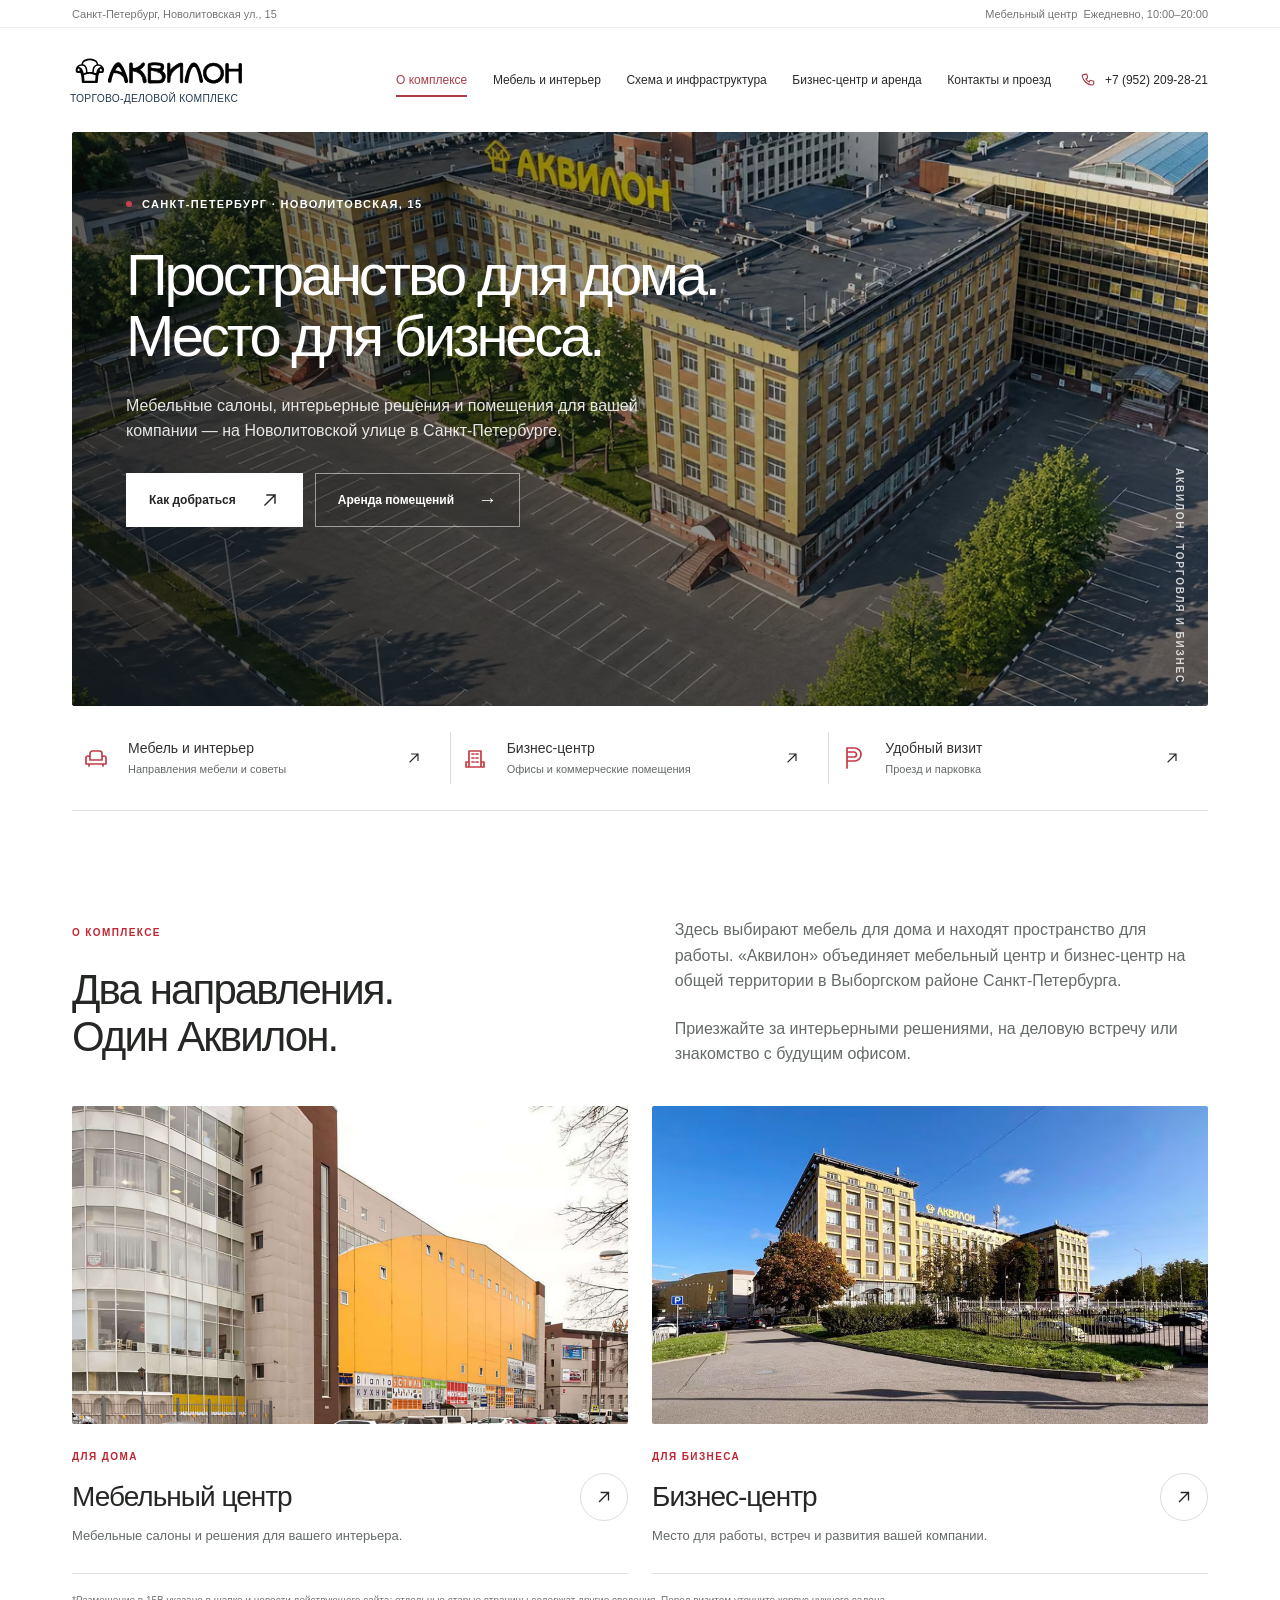
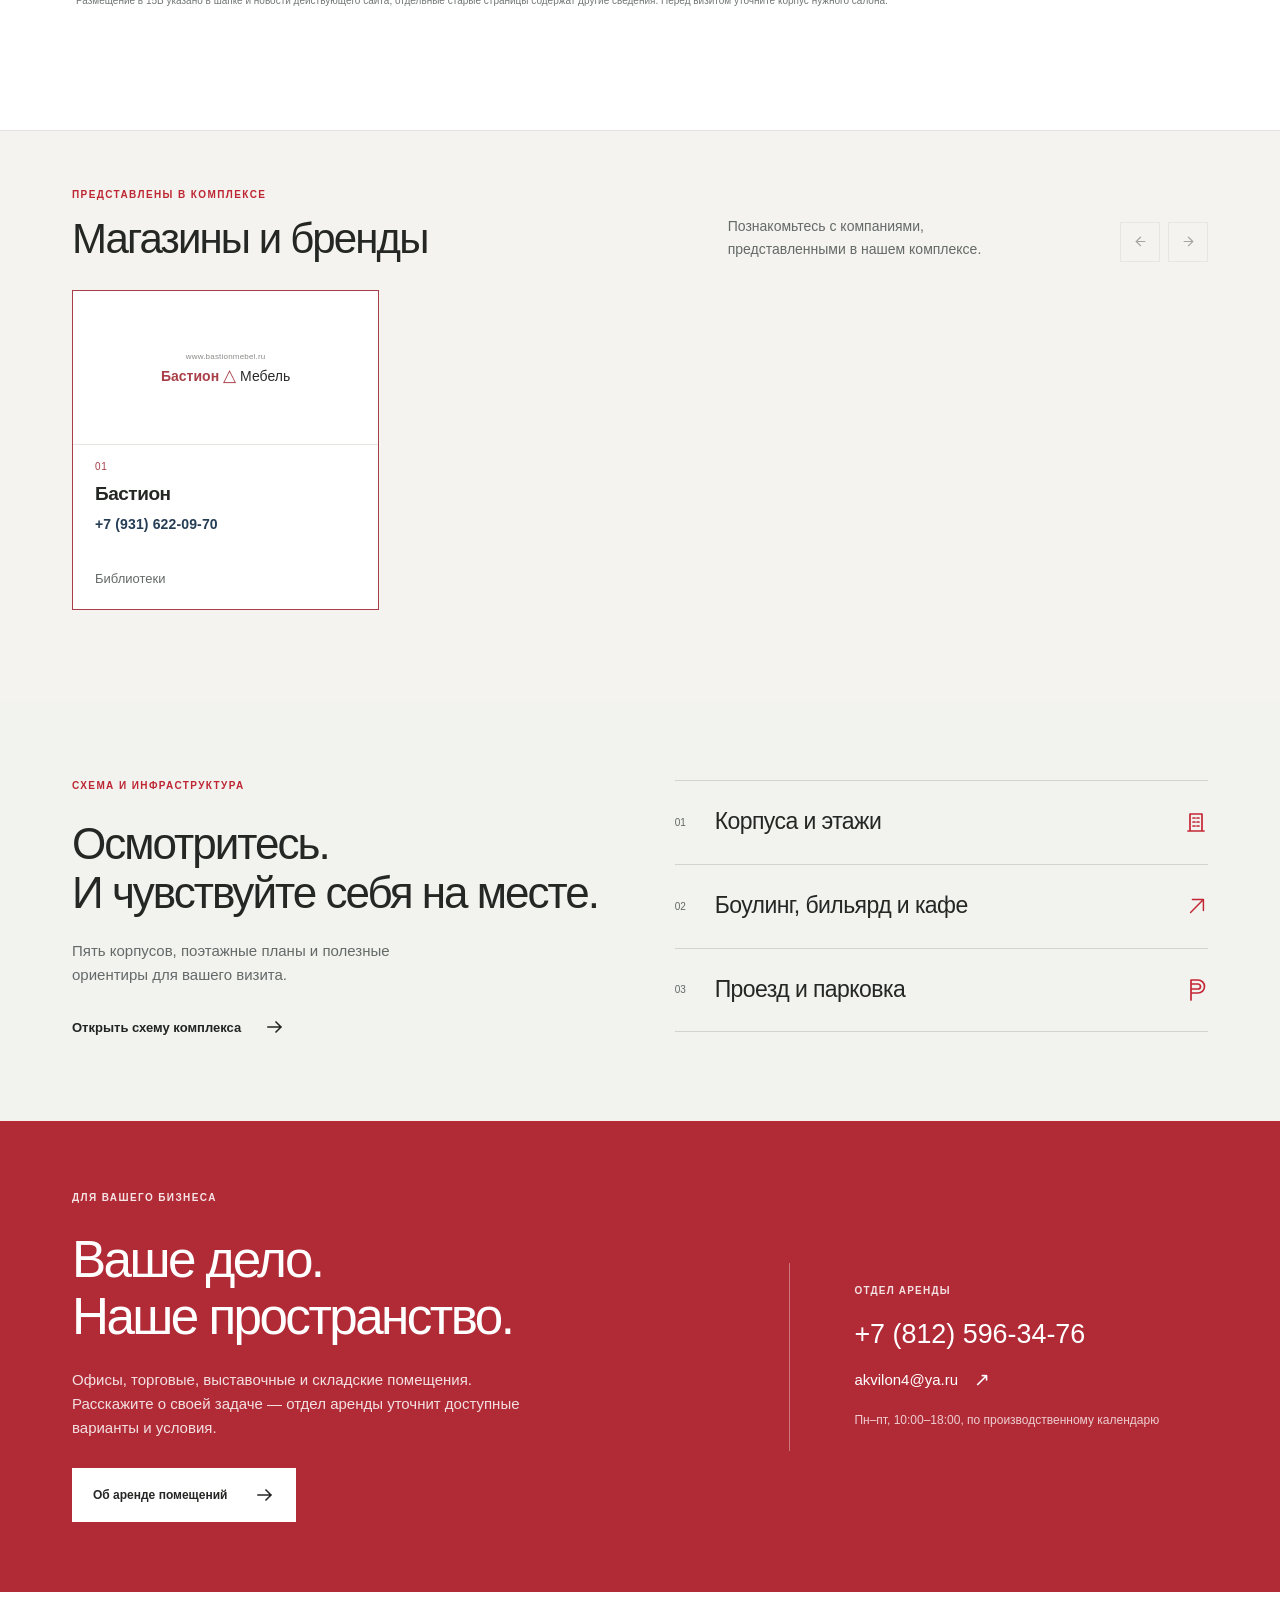
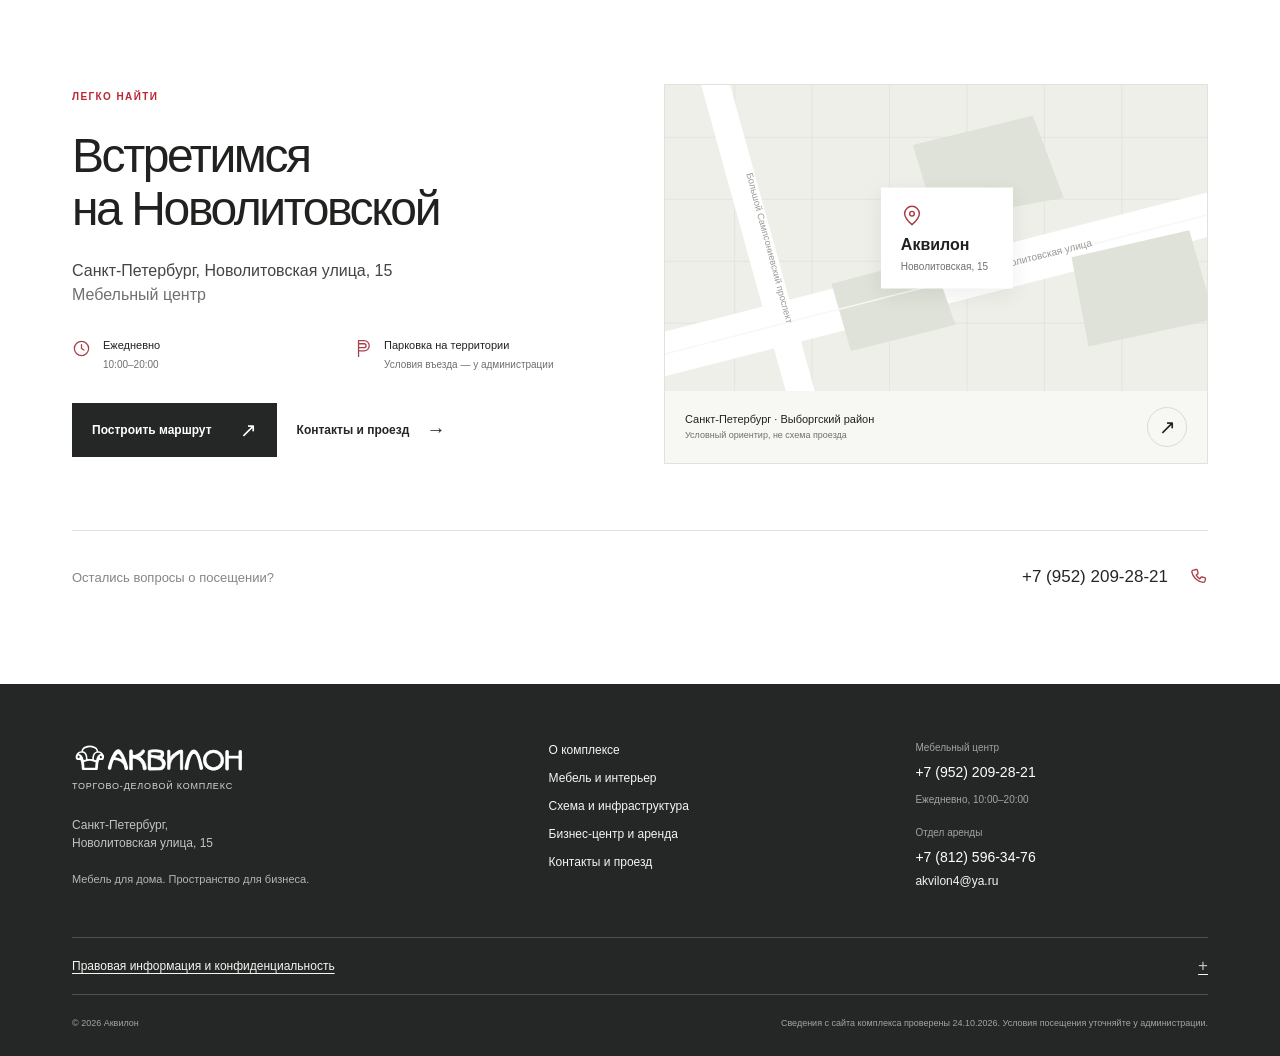
<file: index.html>
<!doctype html>
<html lang="ru">
  <head>
    <meta charset="UTF-8">
    <meta name="viewport" content="width=device-width, initial-scale=1">
    <meta name="theme-color" content="#ffffff">
    <meta name="description" content="Торгово-деловой комплекс «Аквилон» в Санкт-Петербурге">
    <title>Аквилон — торгово-деловой комплекс</title>
    <link rel="stylesheet" href="./styles.css">
    <script src="./app.js" defer></script>
  </head>
  <body>
    <a class="skip-link" href="#main">Перейти к содержимому</a>

    <div class="topline">
      <div class="topline__inner container">
        <span>Санкт-Петербург, Новолитовская ул., 15</span>
        <span>Мебельный центр&nbsp;&nbsp;Ежедневно, 10:00–20:00</span>
      </div>
    </div>

    <header class="site-header">
      <div class="site-header__inner container">
        <a class="brand" href="./" aria-label="Аквилон — главная">
          <img src="./assets/akvilon-logo.svg" alt="Аквилон — торгово-деловой комплекс" width="177" height="34">
          <span class="brand__caption">ТОРГОВО-ДЕЛОВОЙ КОМПЛЕКС</span>
        </a>

        <button class="menu-toggle" type="button" aria-expanded="false" aria-controls="primary-navigation">
          <span class="menu-toggle__label">Меню</span>
          <span class="menu-toggle__icon" aria-hidden="true"><i></i><i></i></span>
        </button>

        <nav class="primary-nav" id="primary-navigation" aria-label="Основная навигация">
          <a class="primary-nav__link is-current" href="#main" aria-current="page">О комплексе</a>
          <a class="primary-nav__link" href="./catalog/">Мебель и интерьер</a>
          <a class="primary-nav__link" href="./scheme/">Схема и инфраструктура</a>
          <a class="primary-nav__link" href="./arenda/">Бизнес-центр и аренда</a>
          <a class="primary-nav__link" href="./contacts/">Контакты и проезд</a>
        </nav>

        <a class="header-phone" href="tel:+79522092821">
          <svg viewBox="0 0 24 24" aria-hidden="true"><path d="M7.1 3.7 9.5 3a1.5 1.5 0 0 1 1.8 1.1l.7 3a1.5 1.5 0 0 1-.6 1.6l-1.6 1.1a13 13 0 0 0 4.4 4.4l1.1-1.6a1.5 1.5 0 0 1 1.6-.6l3 .7a1.5 1.5 0 0 1 1.1 1.8l-.7 2.4a2 2 0 0 1-2 1.5A15.5 15.5 0 0 1 4.6 6a2 2 0 0 1 1.5-2.3Z"/></svg>
          <span>+7 (952) 209-28-21</span>
        </a>
      </div>
    </header>

    <main id="main">
      <section class="hero container" aria-labelledby="hero-title">
        <img class="hero__image" src="./assets/hero-aerial.png" alt="Вид сверху на здания и территорию комплекса «Аквилон»">
        <div class="hero__shade" aria-hidden="true"></div>
        <div class="hero__content">
          <p class="hero__eyebrow"><span aria-hidden="true"></span> Санкт-Петербург · Новолитовская, 15</p>
          <h1 id="hero-title">Пространство для дома.<br>Место для бизнеса.</h1>
          <p class="hero__description">Мебельные салоны, интерьерные решения и помещения для вашей компании — на Новолитовской улице в Санкт-Петербурге.</p>
          <div class="hero__actions">
            <a class="button button--light" href="./contacts/">Как добраться <svg class="button__arrow" width="20" height="20" viewBox="0 0 20 20" fill="none" aria-hidden="true"><path d="M5 15 15 5M7 5h8v8" stroke="currentColor" stroke-width="1.45" stroke-linecap="square" stroke-linejoin="miter" /></svg></a>
            <a class="button button--outline" href="./arenda/">Аренда помещений <span aria-hidden="true">→</span></a>
          </div>
        </div>
        <p class="hero__caption">Аквилон / торговля и бизнес</p>
      </section>

      <nav class="quick-links container" aria-label="Быстрые переходы">
        <a class="quick-link" href="./catalog/">
          <svg class="quick-link__icon" viewBox="0 0 24 24" aria-hidden="true">
            <path d="M6 11V7.5A2.5 2.5 0 0 1 8.5 5h7A2.5 2.5 0 0 1 18 7.5V11M4 10a2 2 0 0 1 2 2v2h12v-2a2 2 0 0 1 2-2h0a2 2 0 0 1 2 2v6H2v-6a2 2 0 0 1 2-2ZM5 18v2m14-2v2" />
          </svg>
          <span class="quick-link__copy">
            <span class="quick-link__title">Мебель и интерьер</span>
            <span class="quick-link__description">Направления мебели и советы</span>
          </span>
          <svg class="quick-link__arrow" viewBox="0 0 20 20" aria-hidden="true"><path d="M5 15 15 5M7 5h8v8" /></svg>
        </a>
        <a class="quick-link" href="./arenda/">
          <svg class="quick-link__icon" viewBox="0 0 24 24" aria-hidden="true">
            <path d="M4 21h16M6 21V5h12v16M9 8h2m2 0h2M9 12h2m2 0h2M9 16h2m2 0h2M3 21v-5h3m12 0h3v5" />
          </svg>
          <span class="quick-link__copy">
            <span class="quick-link__title">Бизнес-центр</span>
            <span class="quick-link__description">Офисы и коммерческие помещения</span>
          </span>
          <svg class="quick-link__arrow" viewBox="0 0 20 20" aria-hidden="true"><path d="M5 15 15 5M7 5h8v8" /></svg>
        </a>
        <a class="quick-link" href="./contacts/">
          <svg class="quick-link__icon" viewBox="0 0 24 24" aria-hidden="true">
            <path d="M6 22V2h7.5a6.5 6.5 0 0 1 0 13H6m0-4h7a2.5 2.5 0 0 0 0-5H6" />
          </svg>
          <span class="quick-link__copy">
            <span class="quick-link__title">Удобный визит</span>
            <span class="quick-link__description">Проезд и парковка</span>
          </span>
          <svg class="quick-link__arrow" viewBox="0 0 20 20" aria-hidden="true"><path d="M5 15 15 5M7 5h8v8" /></svg>
        </a>
      </nav>

      <section class="about container" aria-labelledby="about-title">
        <div class="about__intro">
          <div class="about__heading">
            <p class="section-eyebrow">О комплексе</p>
            <h2 id="about-title">Два направления.<br>Один Аквилон.</h2>
          </div>
          <div class="about__copy">
            <p>Здесь выбирают мебель для дома и находят пространство для работы. «Аквилон» объединяет мебельный центр и бизнес-центр на общей территории в Выборгском районе Санкт-Петербурга.</p>
            <p>Приезжайте за интерьерными решениями, на деловую встречу или знакомство с будущим офисом.</p>
          </div>
        </div>

        <div class="about__cards">
          <a class="about-card" href="./catalog/">
            <img class="about-card__image" src="./assets/business-center.png" alt="Здание мебельного центра «Аквилон»">
            <div class="about-card__body">
              <span class="section-eyebrow">Для дома</span>
              <div class="about-card__heading">
                <h3>Мебельный центр</h3>
                <span class="about-card__arrow" aria-hidden="true"><svg viewBox="0 0 20 20"><path d="M5 15 15 5M7 5h8v8" /></svg></span>
              </div>
              <p>Мебельные салоны и решения для вашего интерьера.</p>
            </div>
          </a>
          <a class="about-card" href="./arenda/">
            <img class="about-card__image" src="./assets/furniture-center.png" alt="Здание бизнес-центра «Аквилон»">
            <div class="about-card__body">
              <span class="section-eyebrow">Для бизнеса</span>
              <div class="about-card__heading">
                <h3>Бизнес-центр</h3>
                <span class="about-card__arrow" aria-hidden="true"><svg viewBox="0 0 20 20"><path d="M5 15 15 5M7 5h8v8" /></svg></span>
              </div>
              <p>Место для работы, встреч и развития вашей компании.</p>
            </div>
          </a>
        </div>

        <p class="about__note">*Размещение в 15В указано в шапке и новости действующего сайта; отдельные старые страницы содержат другие сведения. Перед визитом уточните корпус нужного салона.</p>
      </section>

      <section class="brand-section" id="brands" aria-labelledby="brands-title">
        <div class="brand-section__inner container">
          <div class="brand-section__heading">
            <div class="brand-section__title-group">
              <p class="section-eyebrow brand-section__eyebrow">Представлены в комплексе</p>
              <h2 id="brands-title">Магазины и бренды</h2>
            </div>
            <div class="brand-section__tools">
              <p class="brand-section__intro">Познакомьтесь с компаниями, представленными в нашем комплексе.</p>
              <div class="brand-section__controls" aria-label="Прокрутка списка магазинов">
                <button class="brand-section__arrow" type="button" data-brand-direction="-1" aria-label="Прокрутить к предыдущим магазинам" disabled>
                  <svg aria-hidden="true" viewBox="0 0 20 20"><path d="M15 10H5m0 0 5-5m-5 5 5 5" /></svg>
                </button>
                <button class="brand-section__arrow" type="button" data-brand-direction="1" aria-label="Прокрутить к следующим магазинам" disabled>
                  <svg aria-hidden="true" viewBox="0 0 20 20"><path d="M5 10h10m0 0-5-5m5 5-5 5" /></svg>
                </button>
              </div>
            </div>
          </div>
          <div class="brand-section__viewport" data-brand-viewport tabindex="0" role="region" aria-label="Магазины и бренды комплекса «Аквилон»">
            <div class="brand-section__track">
              <article class="brand-card brand-card--featured">
                <a class="brand-card__mark" href="https://bastionmebel.ru/" target="_blank" rel="noopener noreferrer" aria-label="Перейти на сайт Бастион">
                  <span class="brand-card__mark-address">www.bastionmebel.ru</span>
                  <span class="brand-card__wordmark"><span>Бастион</span><span class="brand-card__symbol" aria-hidden="true">△</span><span>Мебель</span></span>
                </a>
                <div class="brand-card__body">
                  <span class="brand-card__number">01</span>
                  <h3 class="brand-card__title">Бастион</h3>
                  <a class="brand-card__phone" href="tel:+79316220970">+7 (931) 622-09-70</a>
                  <p class="brand-card__category">Библиотеки</p>
                </div>
              </article>
            </div>
          </div>
        </div>
      </section>
      <section class="scheme-feature" id="scheme" aria-labelledby="scheme-title">
        <div class="scheme-feature__inner container">
          <div class="scheme-feature__intro">
            <p class="section-eyebrow">Схема и инфраструктура</p>
            <h2 id="scheme-title">Осмотритесь.<br>И чувствуйте себя на месте.</h2>
            <p class="scheme-feature__description">Пять корпусов, поэтажные планы и полезные ориентиры для вашего визита.</p>
            <a class="scheme-feature__cta" href="./scheme/#plans">
              <span>Открыть схему комплекса</span>
              <svg viewBox="0 0 20 20" aria-hidden="true"><path d="M3 10h13m-5-5 5 5-5 5" /></svg>
            </a>
          </div>

          <div class="scheme-feature__links" aria-label="Разделы схемы и инфраструктуры">
            <a class="scheme-feature__link" href="./scheme/#plans">
              <span class="scheme-feature__number">01</span>
              <span class="scheme-feature__label">Корпуса и этажи</span>
              <svg class="scheme-feature__icon" viewBox="0 0 24 24" aria-hidden="true"><path d="M4 21h16M6 21V4h12v17M9 8h2m2 0h2M9 12h2m2 0h2M9 16h2m2 0h2" /></svg>
            </a>
            <a class="scheme-feature__link" href="./scheme/#infrastructure">
              <span class="scheme-feature__number">02</span>
              <span class="scheme-feature__label">Боулинг, бильярд и кафе</span>
              <svg class="scheme-feature__icon scheme-feature__icon--arrow" viewBox="0 0 24 24" aria-hidden="true"><path d="M5 19 19 5M7 5h12v12" /></svg>
            </a>
            <a class="scheme-feature__link" href="./contacts/">
              <span class="scheme-feature__number">03</span>
              <span class="scheme-feature__label">Проезд и парковка</span>
              <svg class="scheme-feature__icon" viewBox="0 0 24 24" aria-hidden="true"><path d="M7 22V2h7a6.5 6.5 0 0 1 0 13H7m0-4h7a2.5 2.5 0 0 0 0-5H7" /></svg>
            </a>
          </div>
        </div>
      </section>
    
      <section class="rental-feature" id="rental" aria-labelledby="rental-heading">
        <div class="rental-feature__inner container">
          <div class="rental-feature__intro">
            <p class="section-eyebrow">Для вашего бизнеса</p>
            <h2 id="rental-heading">Ваше дело.<br>Наше пространство.</h2>
            <p>Офисы, торговые, выставочные и складские помещения. Расскажите о своей задаче — отдел аренды уточнит доступные варианты и условия.</p>
            <a class="rental-feature__button" href="./arenda/">
              <span>Об аренде помещений</span>
              <svg viewBox="0 0 20 20" aria-hidden="true"><path d="M3 10h13m-5-5 5 5-5 5" /></svg>
            </a>
          </div>

          <div class="rental-contact" id="rental-contact">
            <p class="rental-contact__eyebrow">Отдел аренды</p>
            <a class="rental-contact__phone" href="tel:+78125963476">+7 (812) 596-34-76</a>
            <a class="rental-contact__email" href="mailto:akvilon4@ya.ru">
              <span>akvilon4@ya.ru</span><span aria-hidden="true">↗</span>
            </a>
            <p class="rental-contact__hours">Пн–пт, 10:00–18:00, по производственному календарю</p>
          </div>
        </div>
      </section>

      <section class="visit-section container" id="contacts" aria-labelledby="visit-title">
        <div class="visit-section__main">
          <p class="section-eyebrow">Легко найти</p>
          <h2 id="visit-title">Встретимся<br>на Новолитовской</h2>
          <p class="visit-section__address">Санкт-Петербург, Новолитовская улица, 15<br><span>Мебельный центр</span></p>

          <div class="visit-details">
            <div class="visit-detail">
              <svg viewBox="0 0 24 24" aria-hidden="true"><circle cx="12" cy="12" r="9"/><path d="M12 7v5l3 2"/></svg>
              <p><span>Ежедневно</span><small>10:00–20:00</small></p>
            </div>
            <div class="visit-detail">
              <svg viewBox="0 0 24 24" aria-hidden="true"><path d="M7 22V2h7a6.5 6.5 0 0 1 0 13H7m0-4h7a2.5 2.5 0 0 0 0-5H7"/></svg>
              <p><span>Парковка на территории</span><small>Условия въезда — у администрации</small></p>
            </div>
          </div>

          <div class="visit-actions">
            <a class="visit-button" href="https://yandex.ru/maps/?rtext=~Санкт-Петербург%2C%20Новолитовская%20улица%2C%2015В&rtt=auto" target="_blank" rel="noopener noreferrer">
              <span>Построить маршрут</span><span class="visit-button__arrow" aria-hidden="true">↗</span>
            </a>
            <a class="visit-link" href="./contacts/">Контакты и проезд <span aria-hidden="true">→</span></a>
          </div>
        </div>

        <a class="visit-map" href="https://yandex.ru/maps/?text=Санкт-Петербург%2C%20Новолитовская%20улица%2C%2015В" target="_blank" rel="noopener noreferrer" aria-label="Открыть Аквилон в Яндекс Картах">
          <div class="visit-map__art" aria-hidden="true">
            <svg class="visit-map__drawing" viewBox="0 0 700 400" preserveAspectRatio="xMidYMid slice">
              <rect width="700" height="400" fill="#eeefe9"/>
              <path d="M0 70H700M0 150H700M0 230H700M0 310H700M90 0V400M190 0V400M290 0V400M390 0V400M490 0V400M590 0V400" stroke="#e1e2dc" stroke-width="1"/>
              <path d="M-40 360 740 160" stroke="#fff" stroke-width="56"/>
              <path d="M55 -35 185 435" stroke="#fff" stroke-width="36"/>
              <path d="M320 80 475 42 515 148 350 178Z M525 225 677 190 710 305 547 340Z M215 259 345 225 375 312 240 346Z" fill="#dfe2d9"/>
              <path d="M-40 360 740 160" stroke="#f7f7f4" stroke-width="2"/>
              <text x="425" y="242" fill="#969b96" font-size="13" font-family="Arial" transform="rotate(-14 425 242)">Новолитовская улица</text>
              <text x="105" y="117" fill="#969b96" font-size="12" font-family="Arial" transform="rotate(75 105 117)">Большой Сампсониевский проспект</text>
            </svg>
            <div class="visit-map__pin">
              <svg viewBox="0 0 24 24" aria-hidden="true"><path d="M20 10c0 5-8 12-8 12S4 15 4 10a8 8 0 1 1 16 0Z"/><circle cx="12" cy="10" r="2.5"/></svg>
              <strong>Аквилон</strong>
              <span>Новолитовская, 15</span>
            </div>
          </div>
          <div class="visit-map__caption">
            <span><strong>Санкт-Петербург · Выборгский район</strong><small>Условный ориентир, не схема проезда</small></span>
            <span class="visit-map__open" aria-hidden="true">↗</span>
          </div>
        </a>

        <div class="visit-question">
          <span>Остались вопросы о посещении?</span>
          <a href="tel:+79522092821"><span>+7 (952) 209-28-21</span><svg viewBox="0 0 24 24" aria-hidden="true"><path d="M7.1 3.7 9.5 3a1.5 1.5 0 0 1 1.8 1.1l.7 3a1.5 1.5 0 0 1-.6 1.6l-1.6 1.1a13 13 0 0 0 4.4 4.4l1.1-1.6a1.5 1.5 0 0 1 1.6-.6l3 .7a1.5 1.5 0 0 1 1.1 1.8l-.7 2.4a2 2 0 0 1-2 1.5A15.5 15.5 0 0 1 4.6 6a2 2 0 0 1 1.5-2.3Z"/></svg></a>
        </div>
      </section>
    </main>

    <footer class="site-footer">
      <div class="site-footer__inner container">
        <div class="site-footer__brand-block">
          <a class="site-footer__brand" href="#main" aria-label="Аквилон — главная">
            <img src="./assets/akvilon-logo.svg" alt="Аквилон" width="177" height="34">
            <span>Торгово-деловой комплекс</span>
          </a>
          <p class="site-footer__address">Санкт-Петербург,<br>Новолитовская улица, 15</p>
          <p class="site-footer__tagline">Мебель для дома. Пространство для бизнеса.</p>
        </div>

        <nav class="site-footer__nav" aria-label="Навигация в подвале">
          <a href="#main">О комплексе</a>
          <a href="./catalog/">Мебель и интерьер</a>
          <a href="./scheme/">Схема и инфраструктура</a>
          <a href="./arenda/">Бизнес-центр и аренда</a>
          <a href="./contacts/">Контакты и проезд</a>
        </nav>

        <div class="site-footer__contacts">
          <p class="site-footer__label">Мебельный центр</p>
          <a class="site-footer__phone" href="tel:+79522092821">+7 (952) 209-28-21</a>
          <p class="site-footer__hours">Ежедневно, 10:00–20:00</p>
          <p class="site-footer__label site-footer__label--rental">Отдел аренды</p>
          <a class="site-footer__phone" href="tel:+78125963476">+7 (812) 596-34-76</a>
          <a class="site-footer__email" href="mailto:akvilon4@ya.ru">akvilon4@ya.ru</a>
        </div>

        <details class="site-footer__legal">
          <summary>Правовая информация и конфиденциальность</summary>
          <p>Сведения с сайта комплекса проверены 24.10.2026. Условия посещения уточняйте у администрации.</p>
        </details>

        <div class="site-footer__bottom">
          <span>© 2026 Аквилон</span>
          <span>Сведения с сайта комплекса проверены 24.10.2026. Условия посещения уточняйте у администрации.</span>
        </div>
      </div>
    </footer>
  </body>
</html>
</file>
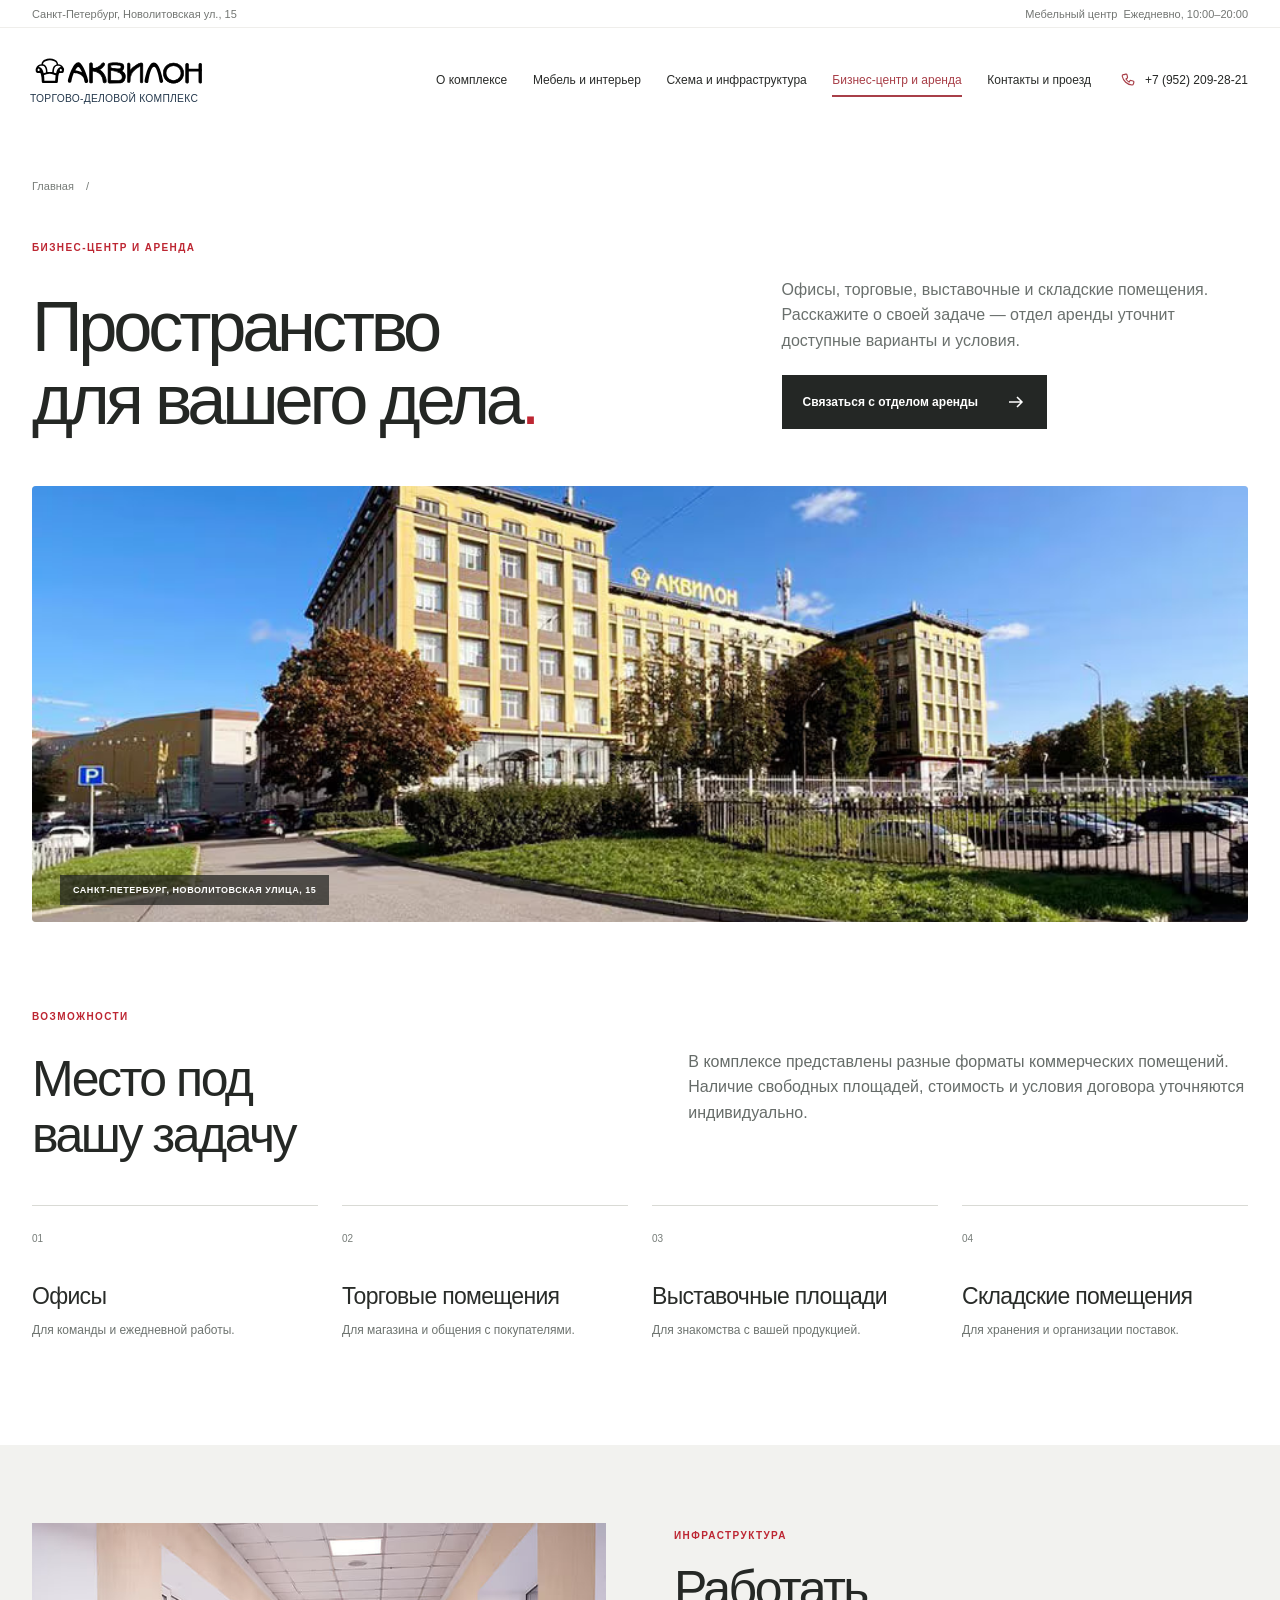
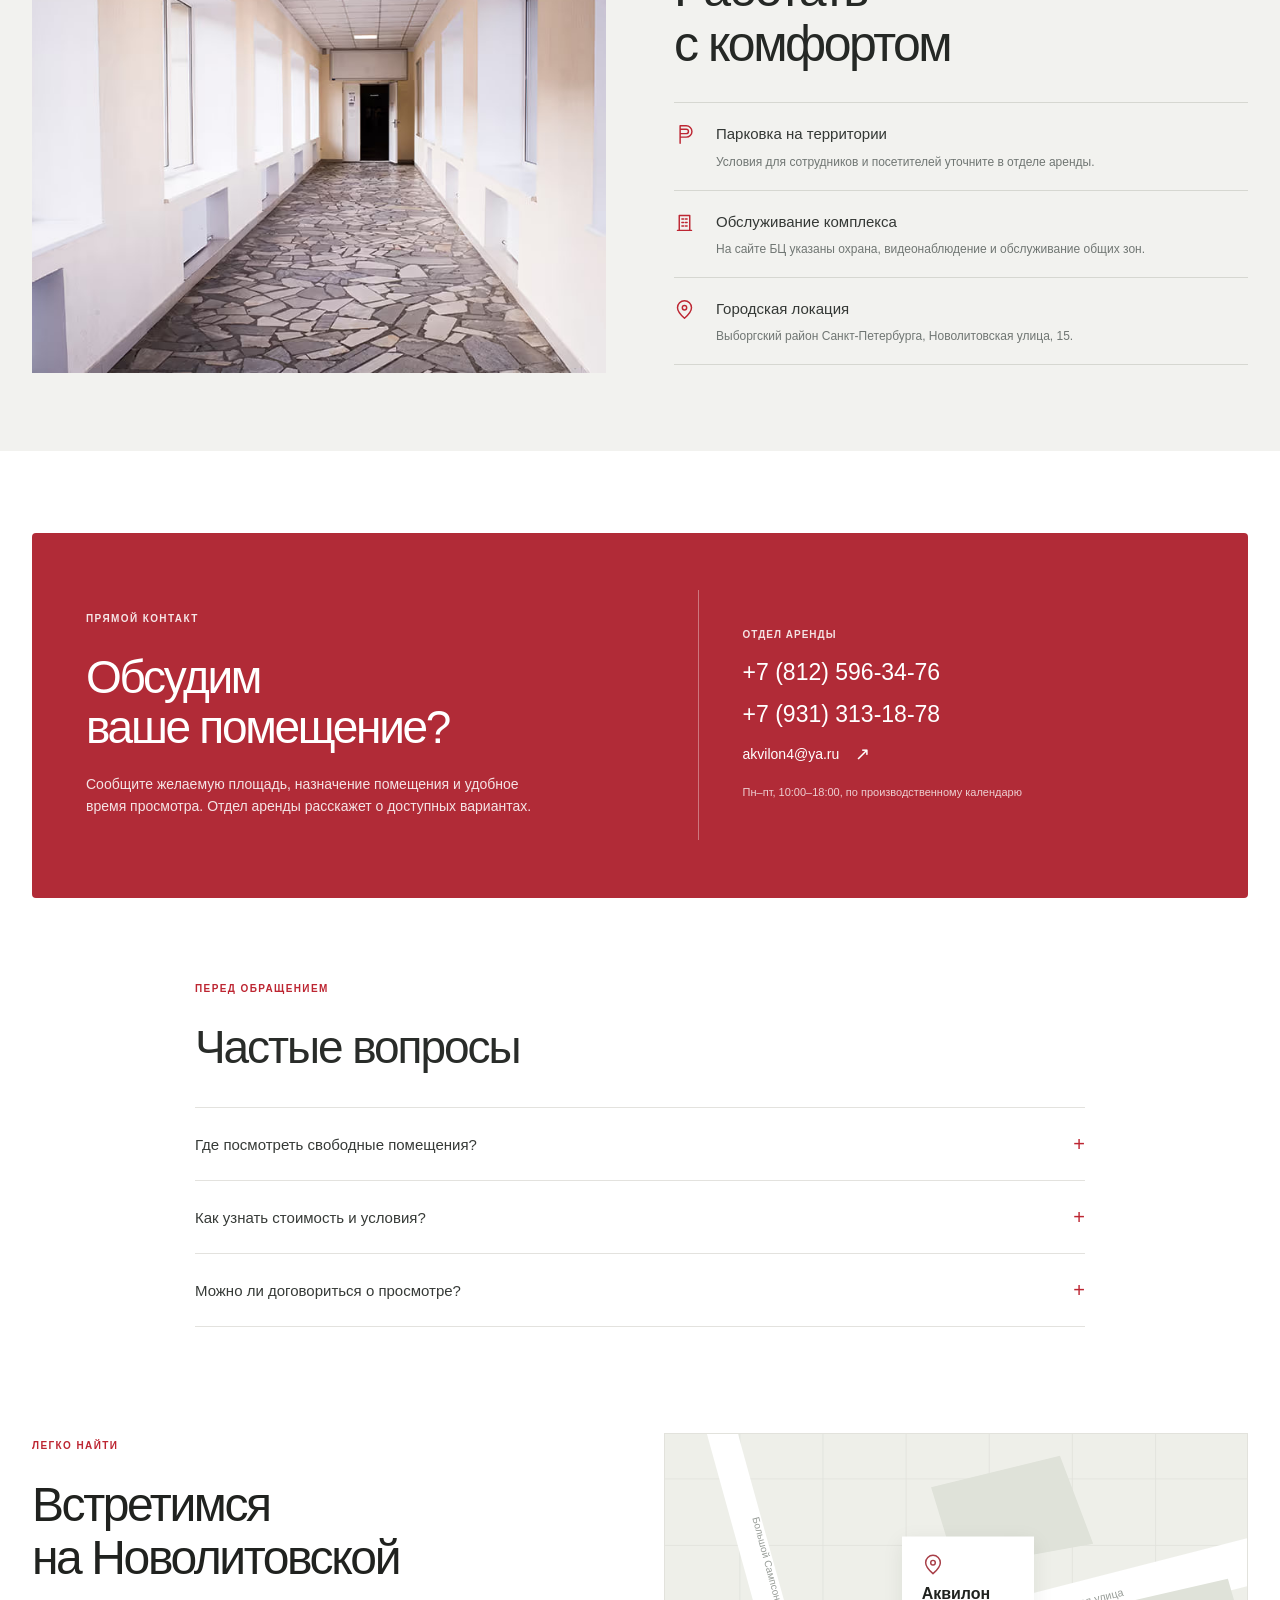
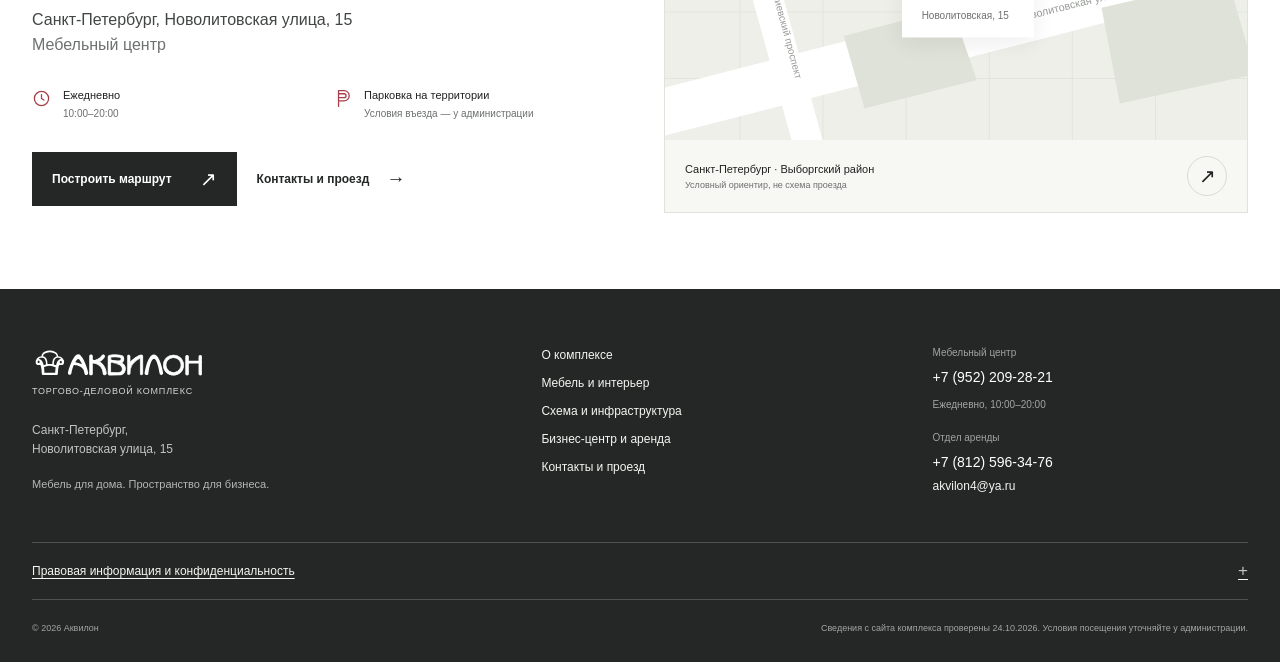
<file: arenda/index.html>
<!doctype html>
<html lang="ru">
  <head>
    <meta charset="UTF-8">
    <meta name="viewport" content="width=device-width, initial-scale=1">
    <meta name="theme-color" content="#ffffff">
    <meta name="description" content="Офисы, торговые, выставочные и складские помещения в бизнес-центре «Аквилон»">
    <title>Бизнес-центр и аренда — «Аквилон»</title>
    <link rel="stylesheet" href="../styles.css">
    <link rel="stylesheet" href="./arenda.css">
    <script src="../app.js" defer></script>
  </head>
  <body class="rental-page">
    <a class="skip-link" href="#main">Перейти к содержимому</a>

    <div class="topline">
      <div class="topline__inner container">
        <span>Санкт-Петербург, Новолитовская ул., 15</span>
        <span>Мебельный центр&nbsp;&nbsp;Ежедневно, 10:00–20:00</span>
      </div>
    </div>

    <header class="site-header">
      <div class="site-header__inner container">
        <a class="brand" href="../" aria-label="Аквилон — главная">
          <img src="../assets/akvilon-logo.svg" alt="Аквилон — торгово-деловой комплекс" width="177" height="34">
          <span class="brand__caption">ТОРГОВО-ДЕЛОВОЙ КОМПЛЕКС</span>
        </a>

        <button class="menu-toggle" type="button" aria-expanded="false" aria-controls="primary-navigation">
          <span class="menu-toggle__label">Меню</span>
          <span class="menu-toggle__icon" aria-hidden="true"><i></i><i></i></span>
        </button>

        <nav class="primary-nav" id="primary-navigation" aria-label="Основная навигация">
          <a class="primary-nav__link" href="../">О комплексе</a>
          <a class="primary-nav__link" href="../catalog/">Мебель и интерьер</a>
          <a class="primary-nav__link" href="../scheme/">Схема и инфраструктура</a>
          <a class="primary-nav__link is-current" href="../arenda/" aria-current="page">Бизнес-центр и аренда</a>
          <a class="primary-nav__link" href="../contacts/">Контакты и проезд</a>
        </nav>

        <a class="header-phone" href="tel:+79522092821">
          <svg viewBox="0 0 24 24" aria-hidden="true"><path d="M7.1 3.7 9.5 3a1.5 1.5 0 0 1 1.8 1.1l.7 3a1.5 1.5 0 0 1-.6 1.6l-1.6 1.1a13 13 0 0 0 4.4 4.4l1.1-1.6a1.5 1.5 0 0 1 1.6-.6l3 .7a1.5 1.5 0 0 1 1.1 1.8l-.7 2.4a2 2 0 0 1-2 1.5A15.5 15.5 0 0 1 4.6 6a2 2 0 0 1 1.5-2.3Z"/></svg>
          <span>+7 (952) 209-28-21</span>
        </a>
      </div>
    </header>

    <main id="main">
      <section class="rental-hero container" aria-labelledby="rental-page-title">
        <nav class="rental-breadcrumb" aria-label="Навигационная цепочка"><a href="../">Главная</a><span aria-hidden="true">/</span></nav>
        <div class="rental-hero__top">
          <div>
            <p class="section-eyebrow">Бизнес-центр и аренда</p>
            <h1 id="rental-page-title">Пространство<br>для вашего дела<span>.</span></h1>
          </div>
          <div class="rental-hero__aside">
            <p>Офисы, торговые, выставочные и складские помещения. Расскажите о своей задаче — отдел аренды уточнит доступные варианты и условия.</p>
            <a class="rental-hero__button" href="#rental-contact"><span>Связаться с отделом аренды</span><svg viewBox="0 0 20 20" aria-hidden="true"><path d="M3 10h13m-5-5 5 5-5 5"/></svg></a>
          </div>
        </div>
        <figure class="rental-hero__image-wrap">
          <img src="../assets/furniture-center.png" alt="Бизнес-центр «Аквилон» на Новолитовской улице">
          <figcaption>Санкт-Петербург, Новолитовская улица, 15</figcaption>
        </figure>
      </section>

      <section class="rental-formats container" aria-labelledby="rental-formats-title">
        <div class="rental-formats__intro">
          <div>
            <p class="section-eyebrow">Возможности</p>
            <h2 id="rental-formats-title">Место под<br>вашу задачу</h2>
          </div>
          <p>В комплексе представлены разные форматы коммерческих помещений. Наличие свободных площадей, стоимость и условия договора уточняются индивидуально.</p>
        </div>
        <div class="rental-formats__grid">
          <article class="rental-format"><span class="rental-format__number">01</span><h3>Офисы</h3><p>Для команды и ежедневной работы.</p></article>
          <article class="rental-format"><span class="rental-format__number">02</span><h3>Торговые помещения</h3><p>Для магазина и общения с покупателями.</p></article>
          <article class="rental-format"><span class="rental-format__number">03</span><h3>Выставочные площади</h3><p>Для знакомства с вашей продукцией.</p></article>
          <article class="rental-format"><span class="rental-format__number">04</span><h3>Складские помещения</h3><p>Для хранения и организации поставок.</p></article>
        </div>
      </section>

      <section class="rental-infrastructure" aria-labelledby="rental-infrastructure-title">
        <div class="rental-infrastructure__inner container">
          <img class="rental-infrastructure__image" src="../assets/arenda-corridor.png" alt="Коридор офисных помещений комплекса">
          <div class="rental-infrastructure__content">
            <p class="section-eyebrow">Инфраструктура</p>
            <h2 id="rental-infrastructure-title">Работать<br>с комфортом</h2>
            <div class="rental-infrastructure__items">
              <article class="rental-infrastructure__item">
                <svg viewBox="0 0 24 24" aria-hidden="true"><path d="M7 22V2h7a6.5 6.5 0 0 1 0 13H7m0-4h7a2.5 2.5 0 0 0 0-5H7"/></svg>
                <div><h3>Парковка на территории</h3><p>Условия для сотрудников и посетителей уточните в отделе аренды.</p></div>
              </article>
              <article class="rental-infrastructure__item">
                <svg viewBox="0 0 24 24" aria-hidden="true"><path d="M4 21h16M6 21V4h12v17M9 8h2m2 0h2M9 12h2m2 0h2M9 16h2m2 0h2"/></svg>
                <div><h3>Обслуживание комплекса</h3><p>На сайте БЦ указаны охрана, видеонаблюдение и обслуживание общих зон.</p></div>
              </article>
              <article class="rental-infrastructure__item">
                <svg viewBox="0 0 24 24" aria-hidden="true"><path d="M20 10c0 5-8 12-8 12S4 15 4 10a8 8 0 1 1 16 0Z"/><circle cx="12" cy="10" r="2.5"/></svg>
                <div><h3>Городская локация</h3><p>Выборгский район Санкт-Петербурга, Новолитовская улица, 15.</p></div>
              </article>
            </div>
          </div>
        </div>
      </section>

      <section class="rental-contact-card container" id="rental-contact" aria-labelledby="rental-contact-title">
        <div class="rental-contact-card__intro">
          <p class="section-eyebrow">Прямой контакт</p>
          <h2 id="rental-contact-title">Обсудим<br>ваше помещение?</h2>
          <p>Сообщите желаемую площадь, назначение помещения и удобное время просмотра. Отдел аренды расскажет о доступных вариантах.</p>
        </div>
        <div class="rental-contact-card__details">
          <p class="rental-contact-card__label">Отдел аренды</p>
          <a class="rental-contact-card__phone" href="tel:+78125963476">+7 (812) 596-34-76</a>
          <a class="rental-contact-card__phone" href="tel:+79313131878">+7 (931) 313-18-78</a>
          <a class="rental-contact-card__email" href="mailto:akvilon4@ya.ru?subject=%D0%90%D1%80%D0%B5%D0%BD%D0%B4%D0%B0%20%D0%BF%D0%BE%D0%BC%D0%B5%D1%89%D0%B5%D0%BD%D0%B8%D1%8F%20%D0%B2%20%D0%90%D0%BA%D0%B2%D0%B8%D0%BB%D0%BE%D0%BD%D0%B5"><span>akvilon4@ya.ru</span><span aria-hidden="true">↗</span></a>
          <p class="rental-contact-card__hours">Пн–пт, 10:00–18:00, по производственному календарю</p>
        </div>
      </section>

      <section class="rental-faq" aria-labelledby="rental-faq-title">
        <div class="rental-faq__inner">
          <p class="section-eyebrow">Перед обращением</p>
          <h2 id="rental-faq-title">Частые вопросы</h2>
          <div class="rental-faq__list">
            <details class="rental-faq__item">
              <summary>Где посмотреть свободные помещения?</summary>
              <p>Актуальный список предоставляет отдел аренды. Позвоните или напишите: публичные объявления старого сайта могут не отражать текущую доступность.</p>
            </details>
            <details class="rental-faq__item">
              <summary>Как узнать стоимость и условия?</summary>
              <p>Стоимость зависит от назначения и площади. Состав платежа, дополнительные услуги, доступ к помещению и парковке уточняются перед заключением договора.</p>
            </details>
            <details class="rental-faq__item">
              <summary>Можно ли договориться о просмотре?</summary>
              <p>Согласуйте просмотр с отделом аренды по телефону <a href="tel:+78125963476">+7 (812) 596-34-76</a>. Уточните нужный корпус, вход и время встречи.</p>
            </details>
          </div>
        </div>
      </section>

      <section class="visit-section container" id="contacts" aria-labelledby="visit-title">
        <div class="visit-section__main">
          <p class="section-eyebrow">Легко найти</p>
          <h2 id="visit-title">Встретимся<br>на Новолитовской</h2>
          <p class="visit-section__address">Санкт-Петербург, Новолитовская улица, 15<br><span>Мебельный центр</span></p>
          <div class="visit-details">
            <div class="visit-detail"><svg viewBox="0 0 24 24" aria-hidden="true"><circle cx="12" cy="12" r="9"/><path d="M12 7v5l3 2"/></svg><p><span>Ежедневно</span><small>10:00–20:00</small></p></div>
            <div class="visit-detail"><svg viewBox="0 0 24 24" aria-hidden="true"><path d="M7 22V2h7a6.5 6.5 0 0 1 0 13H7m0-4h7a2.5 2.5 0 0 0 0-5H7"/></svg><p><span>Парковка на территории</span><small>Условия въезда — у администрации</small></p></div>
          </div>
          <div class="visit-actions">
            <a class="visit-button" href="https://yandex.ru/maps/?rtext=~Санкт-Петербург%2C%20Новолитовская%20улица%2C%2015В&rtt=auto" target="_blank" rel="noopener noreferrer"><span>Построить маршрут</span><span class="visit-button__arrow" aria-hidden="true">↗</span></a>
            <a class="visit-link" href="../contacts/">Контакты и проезд <span aria-hidden="true">→</span></a>
          </div>
        </div>
        <a class="visit-map" href="https://yandex.ru/maps/?text=Санкт-Петербург%2C%20Новолитовская%20улица%2C%2015В" target="_blank" rel="noopener noreferrer" aria-label="Открыть Аквилон в Яндекс Картах">
          <div class="visit-map__art" aria-hidden="true">
            <svg class="visit-map__drawing" viewBox="0 0 700 400" preserveAspectRatio="xMidYMid slice"><rect width="700" height="400" fill="#eeefe9"/><path d="M0 70H700M0 150H700M0 230H700M0 310H700M90 0V400M190 0V400M290 0V400M390 0V400M490 0V400M590 0V400" stroke="#e1e2dc" stroke-width="1"/><path d="M-40 360 740 160" stroke="#fff" stroke-width="56"/><path d="M55 -35 185 435" stroke="#fff" stroke-width="36"/><path d="M320 80 475 42 515 148 350 178Z M525 225 677 190 710 305 547 340Z M215 259 345 225 375 312 240 346Z" fill="#dfe2d9"/><text x="425" y="242" fill="#969b96" font-size="13" font-family="Arial" transform="rotate(-14 425 242)">Новолитовская улица</text><text x="105" y="117" fill="#969b96" font-size="12" font-family="Arial" transform="rotate(75 105 117)">Большой Сампсониевский проспект</text></svg>
            <div class="visit-map__pin"><svg viewBox="0 0 24 24" aria-hidden="true"><path d="M20 10c0 5-8 12-8 12S4 15 4 10a8 8 0 1 1 16 0Z"/><circle cx="12" cy="10" r="2.5"/></svg><strong>Аквилон</strong><span>Новолитовская, 15</span></div>
          </div>
          <div class="visit-map__caption"><span><strong>Санкт-Петербург · Выборгский район</strong><small>Условный ориентир, не схема проезда</small></span><span class="visit-map__open" aria-hidden="true">↗</span></div>
        </a>
      </section>
    </main>

    <footer class="site-footer">
      <div class="site-footer__inner container">
        <div class="site-footer__brand-block">
          <a class="site-footer__brand" href="../" aria-label="Аквилон — главная"><img src="../assets/akvilon-logo.svg" alt="Аквилон" width="177" height="34"><span>Торгово-деловой комплекс</span></a>
          <p class="site-footer__address">Санкт-Петербург,<br>Новолитовская улица, 15</p>
          <p class="site-footer__tagline">Мебель для дома. Пространство для бизнеса.</p>
        </div>
        <nav class="site-footer__nav" aria-label="Навигация в подвале">
          <a href="../">О комплексе</a><a href="../catalog/">Мебель и интерьер</a><a href="../scheme/">Схема и инфраструктура</a><a href="../arenda/">Бизнес-центр и аренда</a><a href="../contacts/">Контакты и проезд</a>
        </nav>
        <div class="site-footer__contacts">
          <p class="site-footer__label">Мебельный центр</p><a class="site-footer__phone" href="tel:+79522092821">+7 (952) 209-28-21</a><p class="site-footer__hours">Ежедневно, 10:00–20:00</p>
          <p class="site-footer__label site-footer__label--rental">Отдел аренды</p><a class="site-footer__phone" href="tel:+78125963476">+7 (812) 596-34-76</a><a class="site-footer__email" href="mailto:akvilon4@ya.ru">akvilon4@ya.ru</a>
        </div>
        <details class="site-footer__legal"><summary>Правовая информация и конфиденциальность</summary><p>Сведения с сайта комплекса проверены 24.10.2026. Условия посещения уточняйте у администрации.</p></details>
        <div class="site-footer__bottom"><span>© 2026 Аквилон</span><span>Сведения с сайта комплекса проверены 24.10.2026. Условия посещения уточняйте у администрации.</span></div>
      </div>
    </footer>
  </body>
</html>
</file>
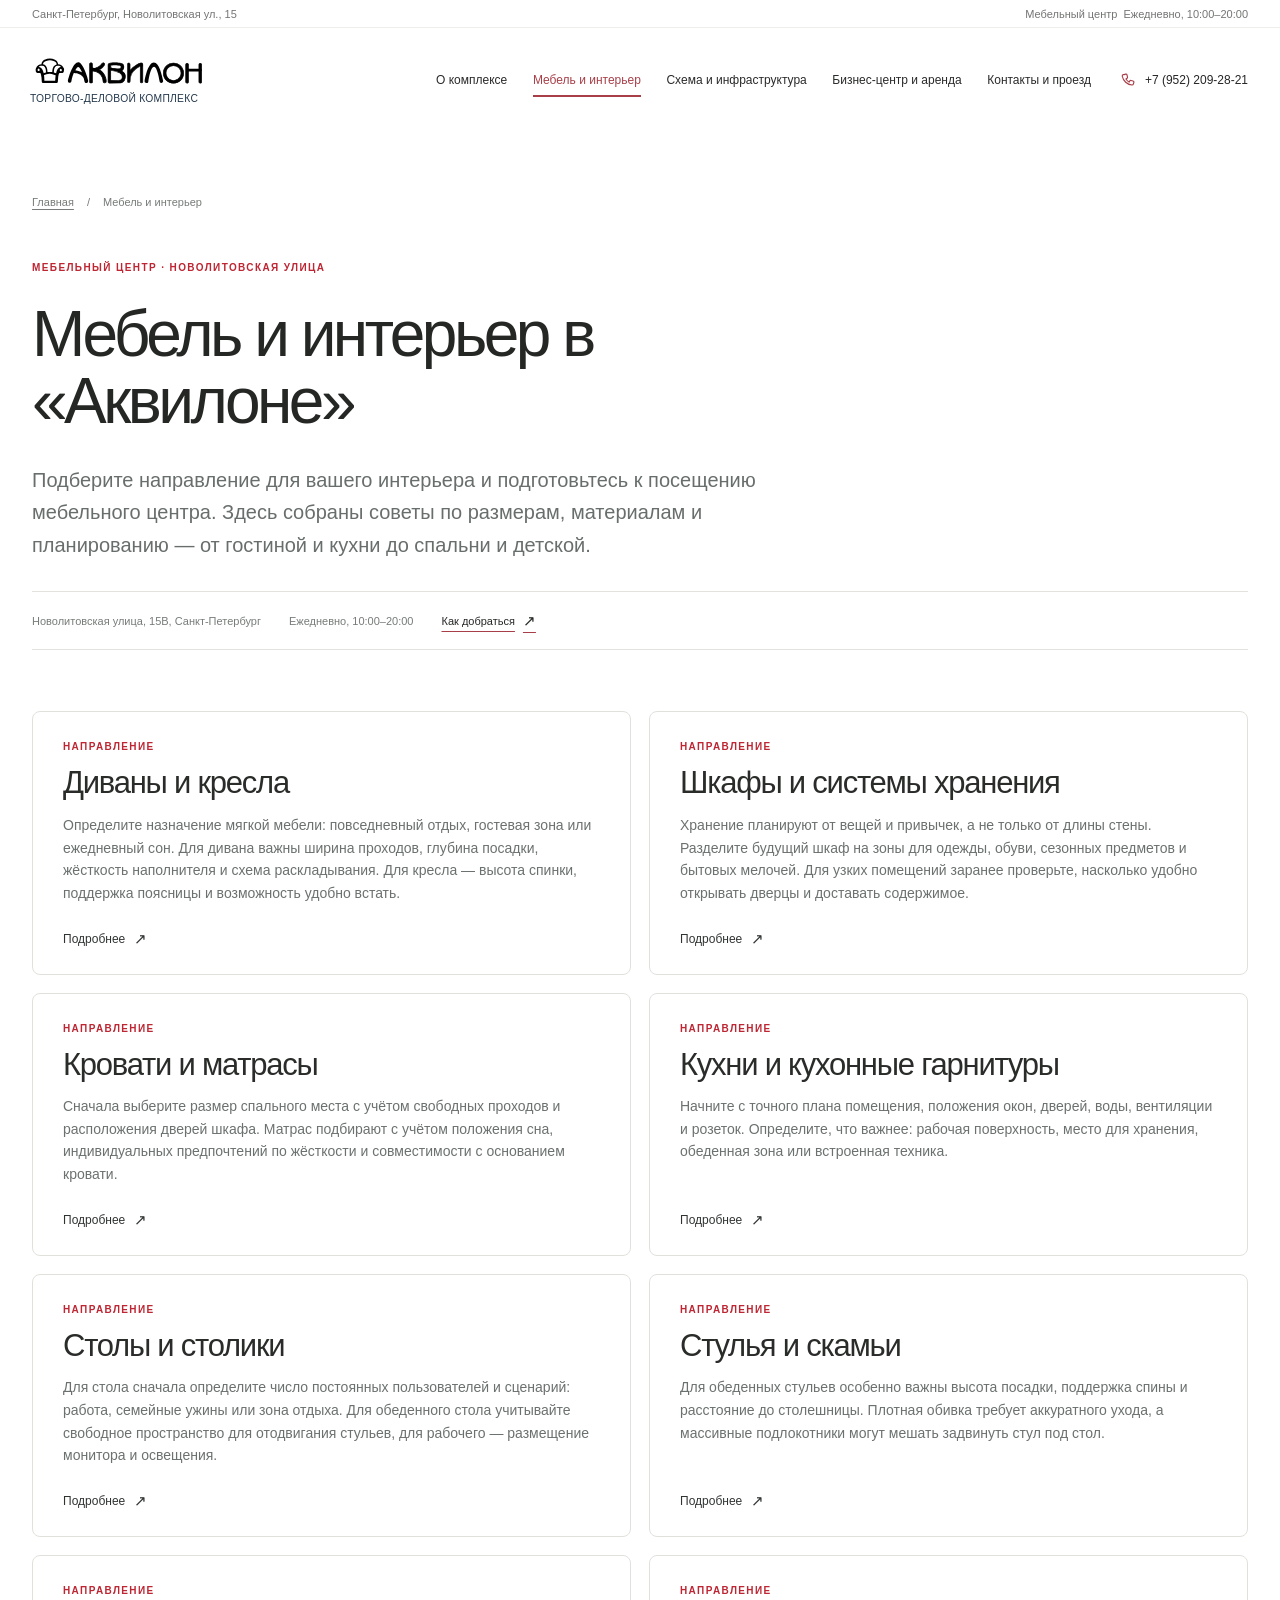
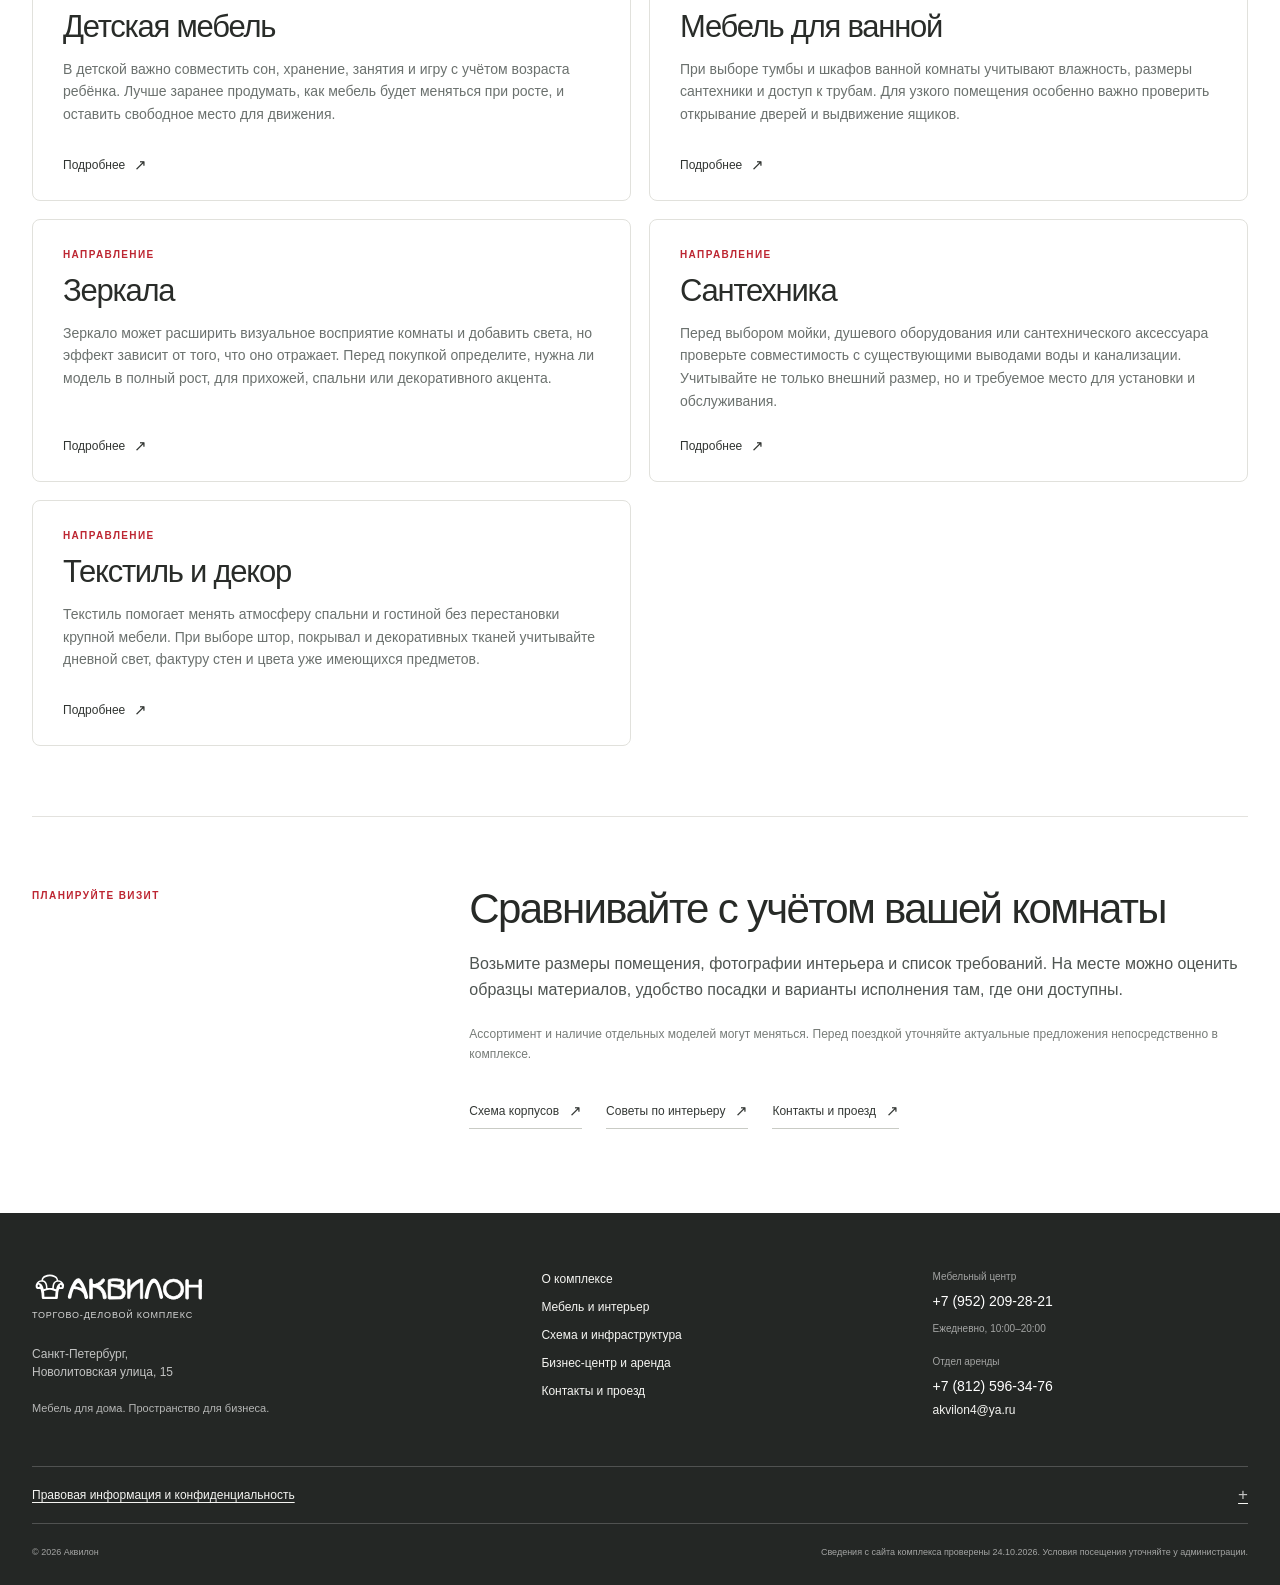
<file: catalog/index.html>
<!doctype html>
<html lang="ru">
  <head>
    <meta charset="UTF-8">
    <meta name="viewport" content="width=device-width, initial-scale=1">
    <meta name="theme-color" content="#ffffff">
    <meta name="description" content="Мебель и интерьер в торговом центре «Аквилон» в Санкт-Петербурге">
    <title>Мебель и интерьер — «Аквилон»</title>
    <link rel="stylesheet" href="../styles.css">
    <link rel="stylesheet" href="./catalog.css">
    <script src="../app.js" defer></script>
  </head>
  <body class="catalog-page">
    <a class="skip-link" href="#main">Перейти к содержимому</a>

    <div class="topline">
      <div class="topline__inner container">
        <span>Санкт-Петербург, Новолитовская ул., 15</span>
        <span>Мебельный центр&nbsp;&nbsp;Ежедневно, 10:00–20:00</span>
      </div>
    </div>

    <header class="site-header">
      <div class="site-header__inner container">
        <a class="brand" href="../" aria-label="Аквилон — главная">
          <img src="../assets/akvilon-logo.svg" alt="Аквилон — торгово-деловой комплекс" width="177" height="34">
          <span class="brand__caption">ТОРГОВО-ДЕЛОВОЙ КОМПЛЕКС</span>
        </a>

        <button class="menu-toggle" type="button" aria-expanded="false" aria-controls="primary-navigation">
          <span class="menu-toggle__label">Меню</span>
          <span class="menu-toggle__icon" aria-hidden="true"><i></i><i></i></span>
        </button>

        <nav class="primary-nav" id="primary-navigation" aria-label="Основная навигация">
          <a class="primary-nav__link" href="../">О комплексе</a>
          <a class="primary-nav__link is-current" href="../catalog/" aria-current="page">Мебель и интерьер</a>
          <a class="primary-nav__link" href="../scheme/">Схема и инфраструктура</a>
          <a class="primary-nav__link" href="../arenda/">Бизнес-центр и аренда</a>
          <a class="primary-nav__link" href="../contacts/">Контакты и проезд</a>
        </nav>

        <a class="header-phone" href="tel:+79522092821">
          <svg viewBox="0 0 24 24" aria-hidden="true"><path d="M7.1 3.7 9.5 3a1.5 1.5 0 0 1 1.8 1.1l.7 3a1.5 1.5 0 0 1-.6 1.6l-1.6 1.1a13 13 0 0 0 4.4 4.4l1.1-1.6a1.5 1.5 0 0 1 1.6-.6l3 .7a1.5 1.5 0 0 1 1.1 1.8l-.7 2.4a2 2 0 0 1-2 1.5A15.5 15.5 0 0 1 4.6 6a2 2 0 0 1 1.5-2.3Z"/></svg>
          <span>+7 (952) 209-28-21</span>
        </a>
      </div>
    </header>

    <main id="main" class="catalog-main">
      <div class="catalog-intro container">
        <nav class="catalog-breadcrumbs" aria-label="Навигационная цепочка">
          <a href="../">Главная</a><span aria-hidden="true">/</span><span aria-current="page">Мебель и интерьер</span>
        </nav>
        <p class="section-eyebrow">Мебельный центр · Новолитовская улица</p>
        <h1>Мебель и интерьер в<br>«Аквилоне»</h1>
        <p class="catalog-intro__description">Подберите направление для вашего интерьера и подготовьтесь к посещению мебельного центра. Здесь собраны советы по размерам, материалам и планированию — от гостиной и кухни до спальни и детской.</p>
        <div class="catalog-info">
          <span>Новолитовская улица, 15В, Санкт-Петербург</span>
          <span>Ежедневно, 10:00–20:00</span>
          <a href="../contacts/">Как добраться <span aria-hidden="true">↗</span></a>
        </div>
      </div>

      <section class="catalog-directions container" aria-label="Направления мебели и интерьера">
        <article class="catalog-card">
          <p class="section-eyebrow">Направление</p>
          <h2>Диваны и кресла</h2>
          <p>Определите назначение мягкой мебели: повседневный отдых, гостевая зона или ежедневный сон. Для дивана важны ширина проходов, глубина посадки, жёсткость наполнителя и схема раскладывания. Для кресла — высота спинки, поддержка поясницы и возможность удобно встать.</p>
          <span class="catalog-card__more">Подробнее <span aria-hidden="true">↗</span></span>
        </article>
        <article class="catalog-card">
          <p class="section-eyebrow">Направление</p>
          <h2>Шкафы и системы хранения</h2>
          <p>Хранение планируют от вещей и привычек, а не только от длины стены. Разделите будущий шкаф на зоны для одежды, обуви, сезонных предметов и бытовых мелочей. Для узких помещений заранее проверьте, насколько удобно открывать дверцы и доставать содержимое.</p>
          <span class="catalog-card__more">Подробнее <span aria-hidden="true">↗</span></span>
        </article>
        <article class="catalog-card">
          <p class="section-eyebrow">Направление</p>
          <h2>Кровати и матрасы</h2>
          <p>Сначала выберите размер спального места с учётом свободных проходов и расположения дверей шкафа. Матрас подбирают с учётом положения сна, индивидуальных предпочтений по жёсткости и совместимости с основанием кровати.</p>
          <span class="catalog-card__more">Подробнее <span aria-hidden="true">↗</span></span>
        </article>
        <article class="catalog-card">
          <p class="section-eyebrow">Направление</p>
          <h2>Кухни и кухонные гарнитуры</h2>
          <p>Начните с точного плана помещения, положения окон, дверей, воды, вентиляции и розеток. Определите, что важнее: рабочая поверхность, место для хранения, обеденная зона или встроенная техника.</p>
          <span class="catalog-card__more">Подробнее <span aria-hidden="true">↗</span></span>
        </article>
        <article class="catalog-card">
          <p class="section-eyebrow">Направление</p>
          <h2>Столы и столики</h2>
          <p>Для стола сначала определите число постоянных пользователей и сценарий: работа, семейные ужины или зона отдыха. Для обеденного стола учитывайте свободное пространство для отодвигания стульев, для рабочего — размещение монитора и освещения.</p>
          <span class="catalog-card__more">Подробнее <span aria-hidden="true">↗</span></span>
        </article>
        <article class="catalog-card">
          <p class="section-eyebrow">Направление</p>
          <h2>Стулья и скамьи</h2>
          <p>Для обеденных стульев особенно важны высота посадки, поддержка спины и расстояние до столешницы. Плотная обивка требует аккуратного ухода, а массивные подлокотники могут мешать задвинуть стул под стол.</p>
          <span class="catalog-card__more">Подробнее <span aria-hidden="true">↗</span></span>
        </article>
        <article class="catalog-card">
          <p class="section-eyebrow">Направление</p>
          <h2>Детская мебель</h2>
          <p>В детской важно совместить сон, хранение, занятия и игру с учётом возраста ребёнка. Лучше заранее продумать, как мебель будет меняться при росте, и оставить свободное место для движения.</p>
          <span class="catalog-card__more">Подробнее <span aria-hidden="true">↗</span></span>
        </article>
        <article class="catalog-card">
          <p class="section-eyebrow">Направление</p>
          <h2>Мебель для ванной</h2>
          <p>При выборе тумбы и шкафов ванной комнаты учитывают влажность, размеры сантехники и доступ к трубам. Для узкого помещения особенно важно проверить открывание дверей и выдвижение ящиков.</p>
          <span class="catalog-card__more">Подробнее <span aria-hidden="true">↗</span></span>
        </article>
        <article class="catalog-card">
          <p class="section-eyebrow">Направление</p>
          <h2>Зеркала</h2>
          <p>Зеркало может расширить визуальное восприятие комнаты и добавить света, но эффект зависит от того, что оно отражает. Перед покупкой определите, нужна ли модель в полный рост, для прихожей, спальни или декоративного акцента.</p>
          <span class="catalog-card__more">Подробнее <span aria-hidden="true">↗</span></span>
        </article>
        <article class="catalog-card">
          <p class="section-eyebrow">Направление</p>
          <h2>Сантехника</h2>
          <p>Перед выбором мойки, душевого оборудования или сантехнического аксессуара проверьте совместимость с существующими выводами воды и канализации. Учитывайте не только внешний размер, но и требуемое место для установки и обслуживания.</p>
          <span class="catalog-card__more">Подробнее <span aria-hidden="true">↗</span></span>
        </article>
        <article class="catalog-card">
          <p class="section-eyebrow">Направление</p>
          <h2>Текстиль и декор</h2>
          <p>Текстиль помогает менять атмосферу спальни и гостиной без перестановки крупной мебели. При выборе штор, покрывал и декоративных тканей учитывайте дневной свет, фактуру стен и цвета уже имеющихся предметов.</p>
          <span class="catalog-card__more">Подробнее <span aria-hidden="true">↗</span></span>
        </article>
      </section>

      <section class="catalog-plan container" aria-labelledby="catalog-plan-title">
        <p class="section-eyebrow">Планируйте визит</p>
        <div class="catalog-plan__content">
          <h2 id="catalog-plan-title">Сравнивайте с учётом вашей комнаты</h2>
          <p>Возьмите размеры помещения, фотографии интерьера и список требований. На месте можно оценить образцы материалов, удобство посадки и варианты исполнения там, где они доступны.</p>
          <p class="catalog-plan__note">Ассортимент и наличие отдельных моделей могут меняться. Перед поездкой уточняйте актуальные предложения непосредственно в комплексе.</p>
          <div class="catalog-plan__links">
            <a href="../scheme/">Схема корпусов <span aria-hidden="true">↗</span></a>
            <a href="../#catalog">Советы по интерьеру <span aria-hidden="true">↗</span></a>
            <a href="../contacts/">Контакты и проезд <span aria-hidden="true">↗</span></a>
          </div>
        </div>
      </section>
    </main>

    <footer class="site-footer">
      <div class="site-footer__inner container">
        <div class="site-footer__brand-block">
          <a class="site-footer__brand" href="../" aria-label="Аквилон — главная">
            <img src="../assets/akvilon-logo.svg" alt="Аквилон" width="177" height="34">
            <span>Торгово-деловой комплекс</span>
          </a>
          <p class="site-footer__address">Санкт-Петербург,<br>Новолитовская улица, 15</p>
          <p class="site-footer__tagline">Мебель для дома. Пространство для бизнеса.</p>
        </div>

        <nav class="site-footer__nav" aria-label="Навигация в подвале">
          <a href="../">О комплексе</a>
          <a href="../catalog/">Мебель и интерьер</a>
          <a href="../scheme/">Схема и инфраструктура</a>
          <a href="../arenda/">Бизнес-центр и аренда</a>
          <a href="../contacts/">Контакты и проезд</a>
        </nav>

        <div class="site-footer__contacts">
          <p class="site-footer__label">Мебельный центр</p>
          <a class="site-footer__phone" href="tel:+79522092821">+7 (952) 209-28-21</a>
          <p class="site-footer__hours">Ежедневно, 10:00–20:00</p>
          <p class="site-footer__label site-footer__label--rental">Отдел аренды</p>
          <a class="site-footer__phone" href="tel:+78125963476">+7 (812) 596-34-76</a>
          <a class="site-footer__email" href="mailto:akvilon4@ya.ru">akvilon4@ya.ru</a>
        </div>

        <details class="site-footer__legal">
          <summary>Правовая информация и конфиденциальность</summary>
          <p>Сведения с сайта комплекса проверены 24.10.2026. Условия посещения уточняйте у администрации.</p>
        </details>

        <div class="site-footer__bottom">
          <span>© 2026 Аквилон</span>
          <span>Сведения с сайта комплекса проверены 24.10.2026. Условия посещения уточняйте у администрации.</span>
        </div>
      </div>
    </footer>
  </body>
</html>
</file>
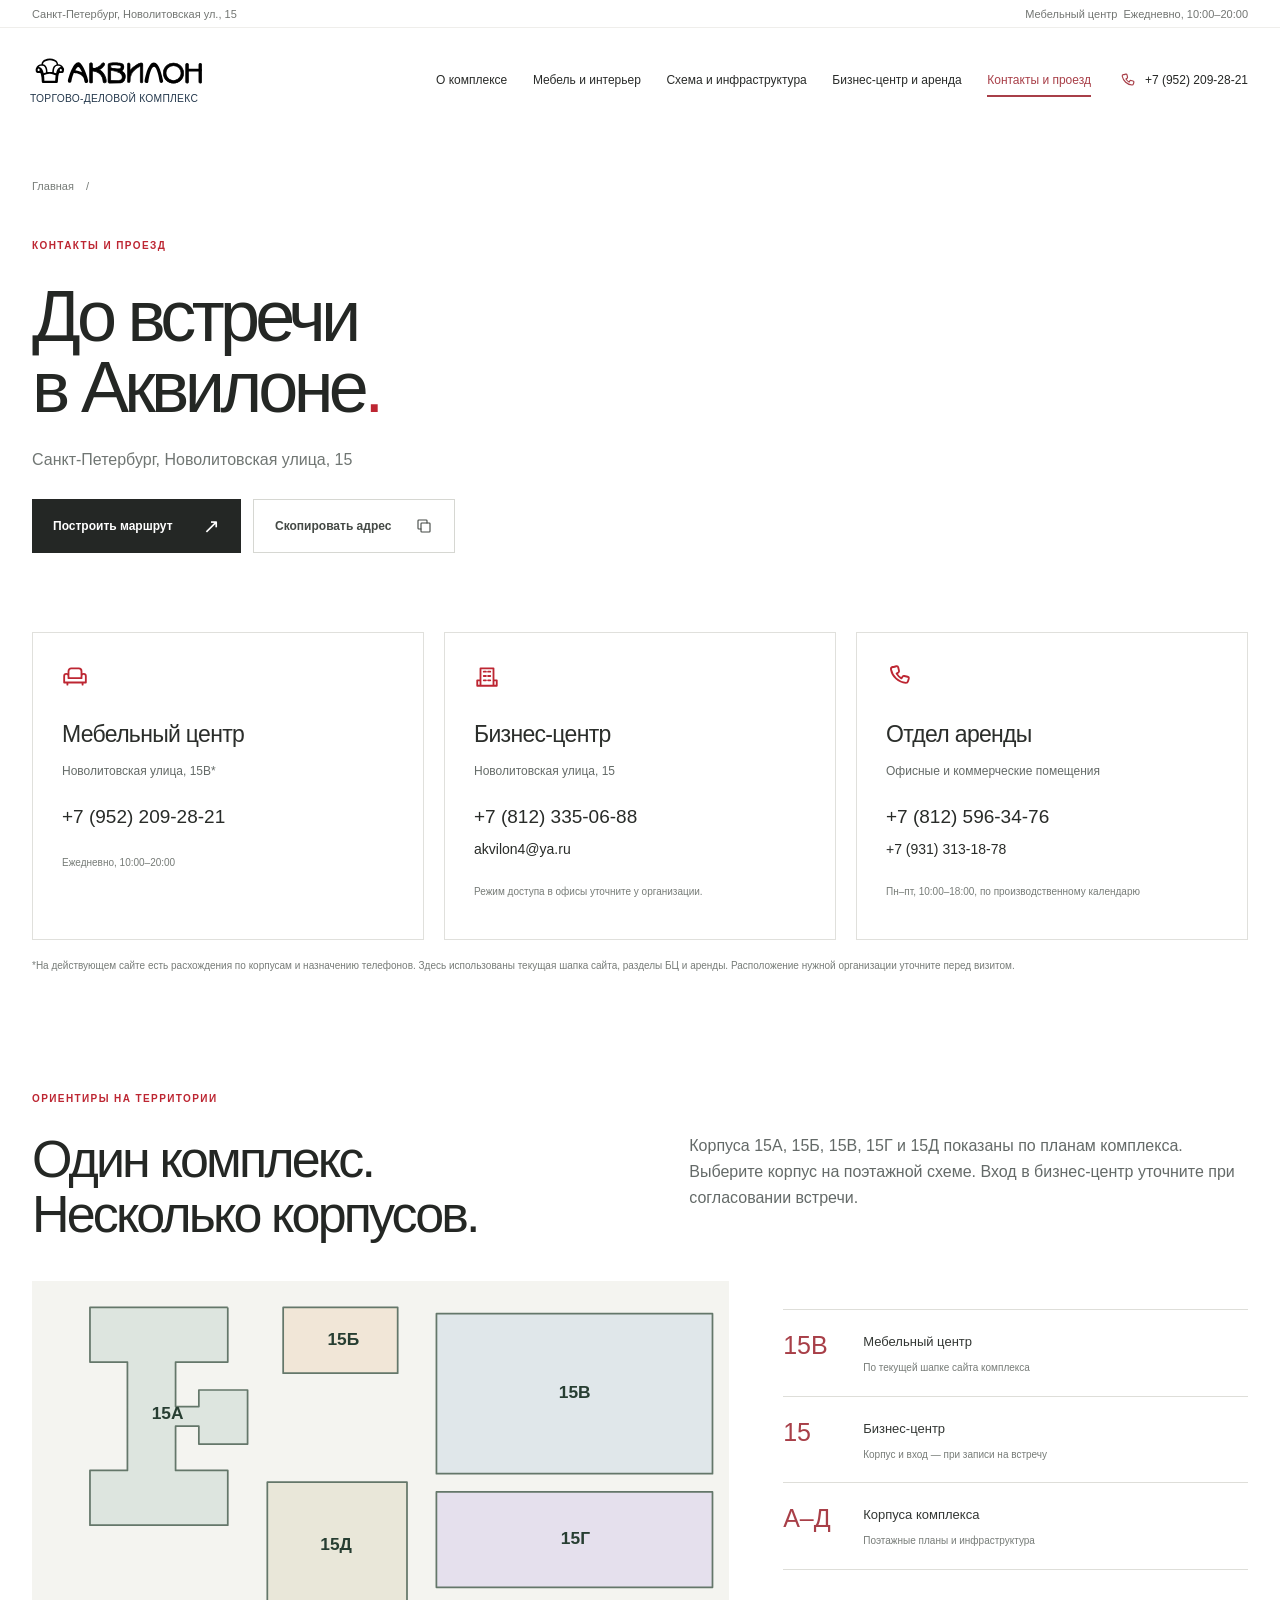
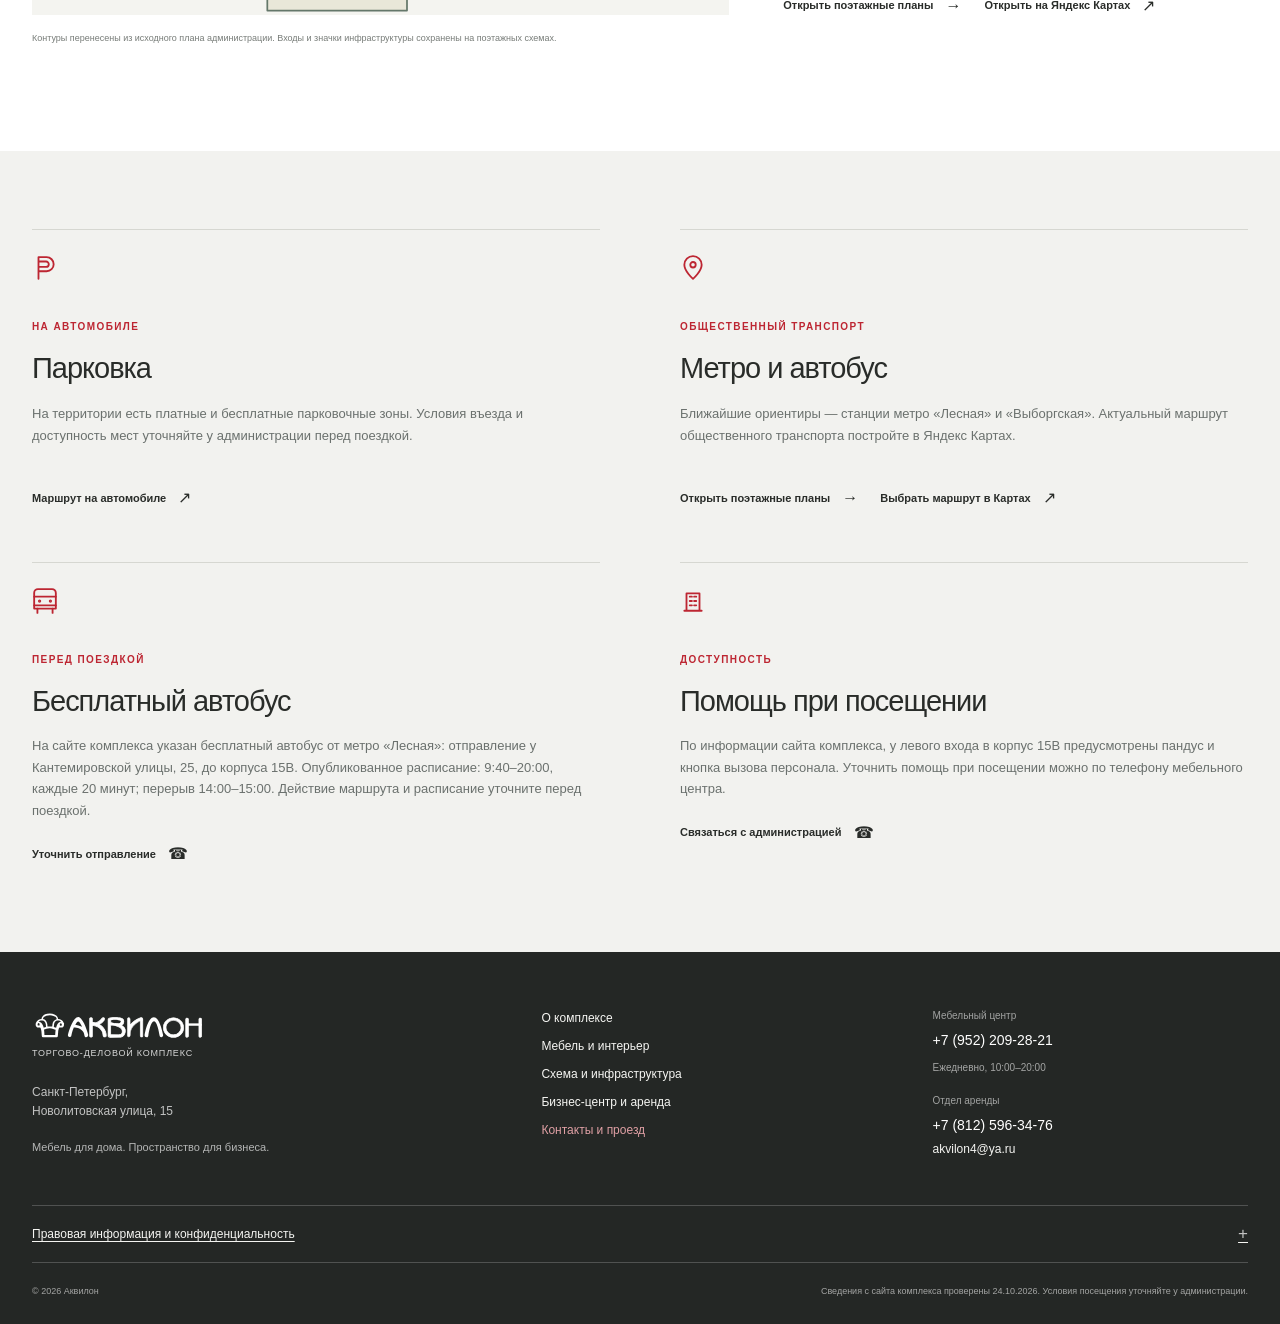
<file: contacts/index.html>
<!doctype html>
<html lang="ru">
  <head>
    <meta charset="UTF-8">
    <meta name="viewport" content="width=device-width, initial-scale=1">
    <meta name="theme-color" content="#ffffff">
    <meta name="description" content="Контакты, адрес и как добраться до торгово-делового комплекса «Аквилон» на Новолитовской улице в Санкт-Петербурге.">
    <title>Контакты и проезд — «Аквилон», Новолитовская, 15</title>
    <link rel="stylesheet" href="../styles.css">
    <link rel="stylesheet" href="./contacts.css">
    <script src="../app.js" defer></script>
  </head>
  <body class="contacts-page">
    <a class="skip-link" href="#main">Перейти к содержимому</a>

    <div class="topline">
      <div class="topline__inner container">
        <span>Санкт-Петербург, Новолитовская ул., 15</span>
        <span>Мебельный центр&nbsp;&nbsp;Ежедневно, 10:00–20:00</span>
      </div>
    </div>

    <header class="site-header">
      <div class="site-header__inner container">
        <a class="brand" href="../" aria-label="Аквилон — главная">
          <img src="../assets/akvilon-logo.svg" alt="Аквилон — торгово-деловой комплекс" width="177" height="34">
          <span class="brand__caption">ТОРГОВО-ДЕЛОВОЙ КОМПЛЕКС</span>
        </a>

        <button class="menu-toggle" type="button" aria-expanded="false" aria-controls="primary-navigation">
          <span class="menu-toggle__label">Меню</span>
          <span class="menu-toggle__icon" aria-hidden="true"><i></i><i></i></span>
        </button>

        <nav class="primary-nav" id="primary-navigation" aria-label="Основная навигация">
          <a class="primary-nav__link" href="../">О комплексе</a>
          <a class="primary-nav__link" href="../catalog/">Мебель и интерьер</a>
          <a class="primary-nav__link" href="../scheme/">Схема и инфраструктура</a>
          <a class="primary-nav__link" href="../arenda/">Бизнес-центр и аренда</a>
          <a class="primary-nav__link is-current" href="../contacts/" aria-current="page">Контакты и проезд</a>
        </nav>

        <a class="header-phone" href="tel:+79522092821">
          <svg viewBox="0 0 24 24" aria-hidden="true"><path d="M7.1 3.7 9.5 3a1.5 1.5 0 0 1 1.8 1.1l.7 3a1.5 1.5 0 0 1-.6 1.6l-1.6 1.1a13 13 0 0 0 4.4 4.4l1.1-1.6a1.5 1.5 0 0 1 1.6-.6l3 .7a1.5 1.5 0 0 1 1.1 1.8l-.7 2.4a2 2 0 0 1-2 1.5A15.5 15.5 0 0 1 4.6 6a2 2 0 0 1 1.5-2.3Z"/></svg>
          <span>+7 (952) 209-28-21</span>
        </a>
      </div>
    </header>

    <main id="main">
      <div class="contacts-intro container">
        <nav class="contacts-breadcrumb" aria-label="Навигационная цепочка">
          <a href="../">Главная</a><span aria-hidden="true">/</span>
        </nav>
        <p class="section-eyebrow">Контакты и проезд</p>
        <h1>До встречи<br>в Аквилоне<span>.</span></h1>
        <p class="contacts-intro__address">Санкт-Петербург, Новолитовская улица, 15</p>
        <div class="contacts-intro__actions">
          <a class="contacts-button" href="https://yandex.ru/maps/?rtext=~Санкт-Петербург%2C%20Новолитовская%20улица%2C%2015В&rtt=auto" target="_blank" rel="noopener noreferrer">
            <span>Построить маршрут</span><span aria-hidden="true">↗</span>
          </a>
          <button class="contacts-copy" type="button" data-copy-address="Санкт-Петербург, Новолитовская улица, 15" aria-label="Скопировать адрес">
            <span data-copy-label>Скопировать адрес</span>
            <svg viewBox="0 0 24 24" aria-hidden="true"><rect x="8" y="8" width="12" height="12" rx="1"/><path d="M16 8V5a1 1 0 0 0-1-1H5a1 1 0 0 0-1 1v10a1 1 0 0 0 1 1h3"/></svg>
          </button>
          <span class="visually-hidden" data-copy-status aria-live="polite"></span>
        </div>
      </div>

      <section class="contact-cards container" aria-label="Контакты комплекса">
        <article class="contact-card">
          <svg viewBox="0 0 24 24" aria-hidden="true"><path d="M6 11V7.5A2.5 2.5 0 0 1 8.5 5h7A2.5 2.5 0 0 1 18 7.5V11M4 10a2 2 0 0 1 2 2v2h12v-2a2 2 0 0 1 2-2h0a2 2 0 0 1 2 2v6H2v-6a2 2 0 0 1 2-2ZM5 18v2m14-2v2"/></svg>
          <h2>Мебельный центр</h2>
          <p class="contact-card__detail">Новолитовская улица, 15В*</p>
          <a class="contact-card__phone" href="tel:+79522092821">+7 (952) 209-28-21</a>
          <p class="contact-card__note">Ежедневно, 10:00–20:00</p>
        </article>

        <article class="contact-card">
          <svg viewBox="0 0 24 24" aria-hidden="true"><path d="M4 21h16M6 21V5h12v16M9 8h2m2 0h2M9 12h2m2 0h2M9 16h2m2 0h2M3 21v-5h3m12 0h3v5"/></svg>
          <h2>Бизнес-центр</h2>
          <p class="contact-card__detail">Новолитовская улица, 15</p>
          <a class="contact-card__phone" href="tel:+78123350688">+7 (812) 335-06-88</a>
          <a class="contact-card__email" href="mailto:akvilon4@ya.ru">akvilon4@ya.ru</a>
          <p class="contact-card__note">Режим доступа в офисы уточните у организации.</p>
        </article>

        <article class="contact-card">
          <svg viewBox="0 0 24 24" aria-hidden="true"><path d="M7.1 3.7 9.5 3a1.5 1.5 0 0 1 1.8 1.1l.7 3a1.5 1.5 0 0 1-.6 1.6l-1.6 1.1a13 13 0 0 0 4.4 4.4l1.1-1.6a1.5 1.5 0 0 1 1.6-.6l3 .7a1.5 1.5 0 0 1 1.1 1.8l-.7 2.4a2 2 0 0 1-2 1.5A15.5 15.5 0 0 1 4.6 6a2 2 0 0 1 1.5-2.3Z"/></svg>
          <h2>Отдел аренды</h2>
          <p class="contact-card__detail">Офисные и коммерческие помещения</p>
          <a class="contact-card__phone" href="tel:+78125963476">+7 (812) 596-34-76</a>
          <a class="contact-card__phone contact-card__phone--secondary" href="tel:+79313131878">+7 (931) 313-18-78</a>
          <p class="contact-card__note">Пн–пт, 10:00–18:00, по производственному календарю</p>
        </article>
      </section>

      <p class="contacts-note container">*На действующем сайте есть расхождения по корпусам и назначению телефонов. Здесь использованы текущая шапка сайта, разделы БЦ и аренды. Расположение нужной организации уточните перед визитом.</p>

      <section class="territory container" aria-labelledby="territory-title">
        <div class="territory__intro">
          <div>
            <p class="section-eyebrow">Ориентиры на территории</p>
            <h2 id="territory-title">Один комплекс.<br>Несколько корпусов.</h2>
          </div>
          <p>Корпуса 15А, 15Б, 15В, 15Г и 15Д показаны по планам комплекса. Выберите корпус на поэтажной схеме. Вход в бизнес-центр уточните при согласовании встречи.</p>
        </div>

        <div class="territory__layout">
          <figure class="territory-map">
            <img src="../assets/territory.svg" alt="Взаимное расположение пяти действующих корпусов по исходному плану" width="4820" height="2310">
            <figcaption>Контуры перенесены из исходного плана администрации. Входы и значки инфраструктуры сохранены на поэтажных схемах.</figcaption>
          </figure>
          <div class="territory-info">
            <article class="territory-info__item"><strong>15В</strong><div><h3>Мебельный центр</h3><p>По текущей шапке сайта комплекса</p></div></article>
            <article class="territory-info__item"><strong>15</strong><div><h3>Бизнес-центр</h3><p>Корпус и вход — при записи на встречу</p></div></article>
            <article class="territory-info__item"><strong>А–Д</strong><div><h3>Корпуса комплекса</h3><p>Поэтажные планы и инфраструктура</p></div></article>
            <div class="territory-info__links">
              <a href="../scheme/#plans">Открыть поэтажные планы <span aria-hidden="true">→</span></a>
              <a href="https://yandex.ru/maps/?text=Санкт-Петербург%2C%20Новолитовская%20улица%2C%2015В" target="_blank" rel="noopener noreferrer">Открыть на Яндекс Картах <span aria-hidden="true">↗</span></a>
            </div>
          </div>
        </div>
      </section>

      <section class="travel-info" id="parking" aria-label="Как добраться и подготовиться к визиту">
        <div class="travel-info__grid container">
          <article class="travel-card">
            <svg viewBox="0 0 24 24" aria-hidden="true"><path d="M6 22V2h7.5a6.5 6.5 0 0 1 0 13H6m0-4h7a2.5 2.5 0 0 0 0-5H6"/></svg>
            <p class="section-eyebrow">На автомобиле</p>
            <h2>Парковка</h2>
            <p class="travel-card__copy">На территории есть платные и бесплатные парковочные зоны. Условия въезда и доступность мест уточняйте у администрации перед поездкой.</p>
            <a href="https://yandex.ru/maps/?rtext=~Санкт-Петербург%2C%20Новолитовская%20улица%2C%2015В&rtt=auto" target="_blank" rel="noopener noreferrer">Маршрут на автомобиле <span aria-hidden="true">↗</span></a>
          </article>

          <article class="travel-card">
            <svg viewBox="0 0 24 24" aria-hidden="true"><path d="M12 22s8-7 8-13a8 8 0 1 0-16 0c0 6 8 13 8 13Z"/><circle cx="12" cy="9" r="2.5"/></svg>
            <p class="section-eyebrow">Общественный транспорт</p>
            <h2>Метро и автобус</h2>
            <p class="travel-card__copy">Ближайшие ориентиры — станции метро «Лесная» и «Выборгская». Актуальный маршрут общественного транспорта постройте в Яндекс Картах.</p>
            <div class="travel-card__links"><a href="../scheme/#plans">Открыть поэтажные планы <span aria-hidden="true">→</span></a><a href="https://yandex.ru/maps/?text=Санкт-Петербург%2C%20Новолитовская%20улица%2C%2015В" target="_blank" rel="noopener noreferrer">Выбрать маршрут в Картах <span aria-hidden="true">↗</span></a></div>
          </article>

          <article class="travel-card">
            <svg viewBox="0 0 24 24" aria-hidden="true"><path d="M2 19V4.5A3.5 3.5 0 0 1 5.5 1h13A3.5 3.5 0 0 1 22 4.5V19H2Z"/><path d="M2 8h20M2 16h20M5 19v4m14-4v4"/><circle cx="7" cy="12" r=".65"/><circle cx="17" cy="12" r=".65"/></svg>
            <p class="section-eyebrow">Перед поездкой</p>
            <h2>Бесплатный автобус</h2>
            <p class="travel-card__copy">На сайте комплекса указан бесплатный автобус от метро «Лесная»: отправление у Кантемировской улицы, 25, до корпуса 15В. Опубликованное расписание: 9:40–20:00, каждые 20 минут; перерыв 14:00–15:00. Действие маршрута и расписание уточните перед поездкой.</p>
            <a href="tel:+79522092821">Уточнить отправление <span aria-hidden="true">☎</span></a>
          </article>

          <article class="travel-card">
            <svg viewBox="0 0 24 24" aria-hidden="true"><path d="M4 21h16M6 21V5h12v16M9 8h2m2 0h2M9 12h2m2 0h2M9 16h2m2 0h2"/></svg>
            <p class="section-eyebrow">Доступность</p>
            <h2>Помощь при посещении</h2>
            <p class="travel-card__copy">По информации сайта комплекса, у левого входа в корпус 15В предусмотрены пандус и кнопка вызова персонала. Уточнить помощь при посещении можно по телефону мебельного центра.</p>
            <a href="tel:+79522092821">Связаться с администрацией <span aria-hidden="true">☎</span></a>
          </article>
        </div>
      </section>
    </main>

    <footer class="site-footer">
      <div class="site-footer__inner container">
        <div class="site-footer__brand-block">
          <a class="site-footer__brand" href="../" aria-label="Аквилон — главная"><img src="../assets/akvilon-logo.svg" alt="Аквилон" width="177" height="34"><span>Торгово-деловой комплекс</span></a>
          <p class="site-footer__address">Санкт-Петербург,<br>Новолитовская улица, 15</p>
          <p class="site-footer__tagline">Мебель для дома. Пространство для бизнеса.</p>
        </div>
        <nav class="site-footer__nav" aria-label="Навигация в подвале">
          <a href="../">О комплексе</a><a href="../catalog/">Мебель и интерьер</a><a href="../scheme/">Схема и инфраструктура</a><a href="../arenda/">Бизнес-центр и аренда</a><a href="../contacts/" aria-current="page">Контакты и проезд</a>
        </nav>
        <div class="site-footer__contacts">
          <p class="site-footer__label">Мебельный центр</p><a class="site-footer__phone" href="tel:+79522092821">+7 (952) 209-28-21</a><p class="site-footer__hours">Ежедневно, 10:00–20:00</p>
          <p class="site-footer__label site-footer__label--rental">Отдел аренды</p><a class="site-footer__phone" href="tel:+78125963476">+7 (812) 596-34-76</a><a class="site-footer__email" href="mailto:akvilon4@ya.ru">akvilon4@ya.ru</a>
        </div>
        <details class="site-footer__legal"><summary>Правовая информация и конфиденциальность</summary><p>Сведения с сайта проверены 24.10.2026. Условия посещения уточняйте у администрации.</p></details>
        <div class="site-footer__bottom"><span>© 2026 Аквилон</span><span>Сведения с сайта комплекса проверены 24.10.2026. Условия посещения уточняйте у администрации.</span></div>
      </div>
    </footer>
  </body>
</html>
</file>
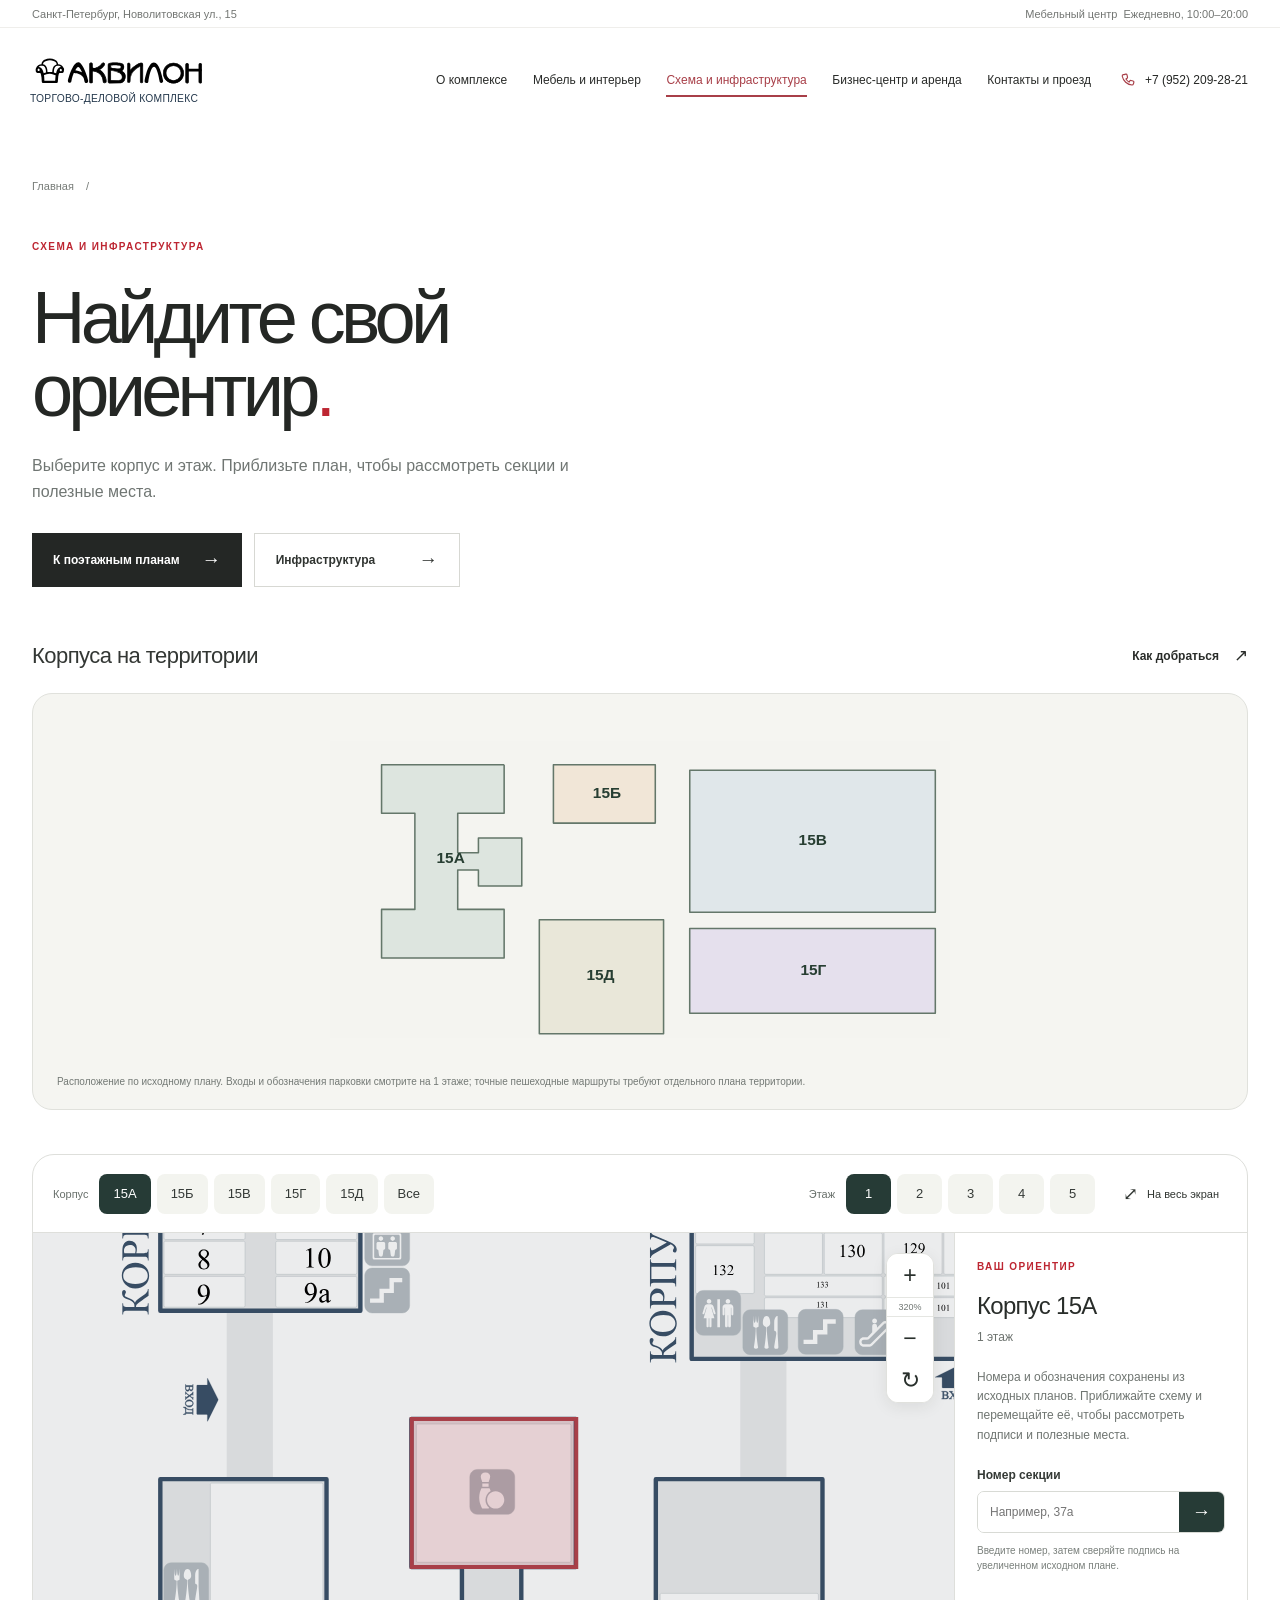
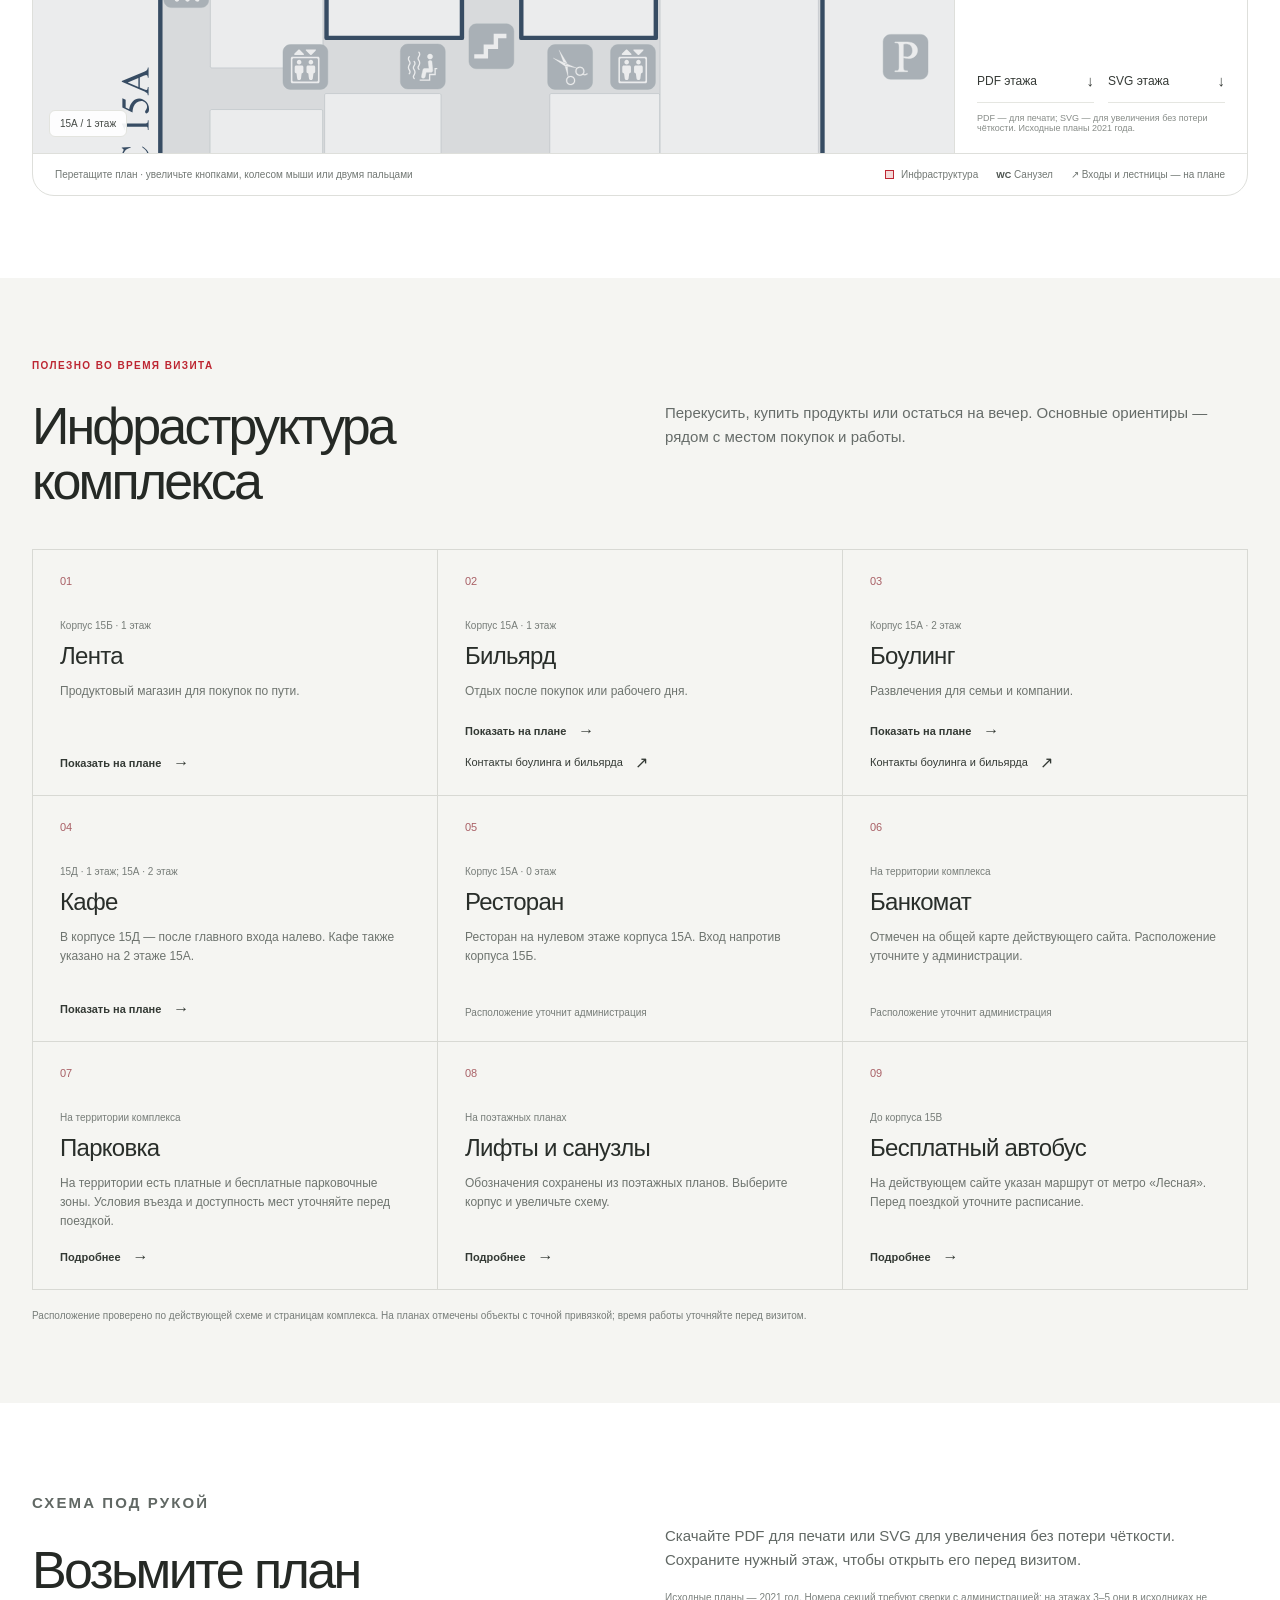
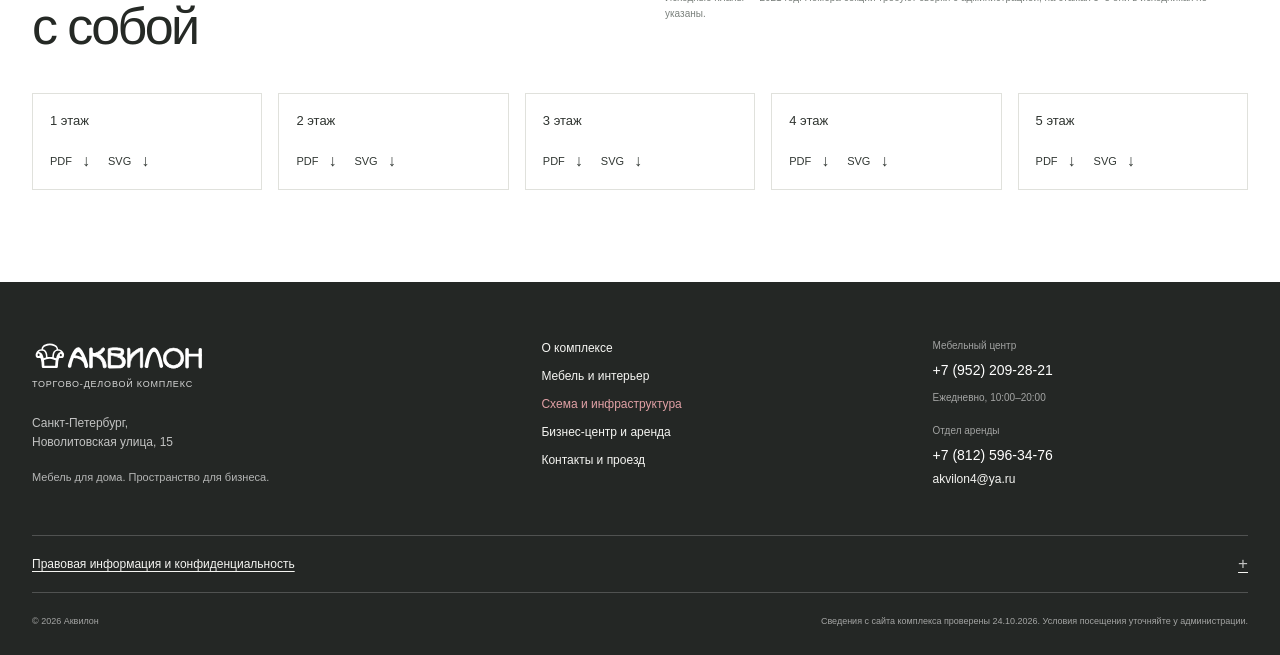
<file: scheme/index.html>
<!doctype html>
<html lang="ru">
  <head>
    <meta charset="UTF-8">
    <meta name="viewport" content="width=device-width, initial-scale=1">
    <meta name="theme-color" content="#ffffff">
    <meta name="description" content="Поэтажные планы, корпуса и инфраструктура торгово-делового комплекса «Аквилон» на Новолитовской улице в Санкт-Петербурге.">
    <title>Схема комплекса и инфраструктура — «Аквилон»</title>
    <link rel="stylesheet" href="../styles.css">
    <link rel="stylesheet" href="./scheme.css">
    <script src="../app.js" defer></script>
    <script src="./scheme.js" defer></script>
  </head>
  <body class="scheme-page">
    <a class="skip-link" href="#main">Перейти к содержимому</a>
    <div class="topline"><div class="topline__inner container"><span>Санкт-Петербург, Новолитовская ул., 15</span><span>Мебельный центр&nbsp;&nbsp;Ежедневно, 10:00–20:00</span></div></div>
    <header class="site-header"><div class="site-header__inner container">
      <a class="brand" href="../" aria-label="Аквилон — главная"><img src="../assets/akvilon-logo.svg" alt="Аквилон — торгово-деловой комплекс" width="177" height="34"><span class="brand__caption">ТОРГОВО-ДЕЛОВОЙ КОМПЛЕКС</span></a>
      <button class="menu-toggle" type="button" aria-expanded="false" aria-controls="primary-navigation"><span class="menu-toggle__label">Меню</span><span class="menu-toggle__icon" aria-hidden="true"><i></i><i></i></span></button>
      <nav class="primary-nav" id="primary-navigation" aria-label="Основная навигация">
        <a class="primary-nav__link" href="../">О комплексе</a><a class="primary-nav__link" href="../catalog/">Мебель и интерьер</a><a class="primary-nav__link is-current" href="../scheme/" aria-current="page">Схема и инфраструктура</a><a class="primary-nav__link" href="../arenda/">Бизнес-центр и аренда</a><a class="primary-nav__link" href="../contacts/">Контакты и проезд</a>
      </nav>
      <a class="header-phone" href="tel:+79522092821"><svg viewBox="0 0 24 24" aria-hidden="true"><path d="M7.1 3.7 9.5 3a1.5 1.5 0 0 1 1.8 1.1l.7 3a1.5 1.5 0 0 1-.6 1.6l-1.6 1.1a13 13 0 0 0 4.4 4.4l1.1-1.6a1.5 1.5 0 0 1 1.6-.6l3 .7a1.5 1.5 0 0 1 1.1 1.8l-.7 2.4a2 2 0 0 1-2 1.5A15.5 15.5 0 0 1 4.6 6a2 2 0 0 1 1.5-2.3Z"/></svg><span>+7 (952) 209-28-21</span></a>
    </div></header>
    <main id="main">
      <div class="scheme-intro container">
        <nav class="scheme-breadcrumb" aria-label="Навигационная цепочка"><a href="../">Главная</a><span aria-hidden="true">/</span></nav>
        <p class="section-eyebrow">Схема и инфраструктура</p><h1>Найдите свой<br>ориентир<span>.</span></h1>
        <p class="scheme-intro__copy">Выберите корпус и этаж. Приблизьте план, чтобы рассмотреть секции и полезные места.</p>
        <div class="scheme-intro__actions"><a class="scheme-button scheme-button--dark" href="#plans">К поэтажным планам <span aria-hidden="true">→</span></a><a class="scheme-button scheme-button--light" href="#infrastructure">Инфраструктура <span aria-hidden="true">→</span></a></div>
      </div>
      <section class="territory-preview container" aria-labelledby="territory-heading">
        <div class="territory-preview__heading"><h2 id="territory-heading">Корпуса на территории</h2><a href="../contacts/">Как добраться <span aria-hidden="true">↗</span></a></div>
        <figure class="territory-preview__card"><img src="../assets/territory.svg" alt="Взаимное расположение корпусов 15А, 15Б, 15В, 15Г и 15Д" width="4820" height="2310"><figcaption>Расположение по исходному плану. Входы и обозначения парковки смотрите на 1 этаже; точные пешеходные маршруты требуют отдельного плана территории.</figcaption></figure>
      </section>
      <section class="floor-plans container" id="plans" aria-label="Интерактивная схема этажей">
        <div class="plan-toolbar">
          <div class="plan-toolbar__group" role="group" aria-label="Выберите корпус"><span class="plan-toolbar__label">Корпус</span><button type="button" class="plan-chip is-selected" data-building="15А" aria-pressed="true">15А</button><button type="button" class="plan-chip" data-building="15Б" aria-pressed="false">15Б</button><button type="button" class="plan-chip" data-building="15В" aria-pressed="false">15В</button><button type="button" class="plan-chip" data-building="15Г" aria-pressed="false">15Г</button><button type="button" class="plan-chip" data-building="15Д" aria-pressed="false">15Д</button><button type="button" class="plan-chip" data-building="Все" aria-pressed="false">Все</button></div>
          <div class="plan-toolbar__group plan-toolbar__group--floors" role="group" aria-label="Выберите этаж"><span class="plan-toolbar__label">Этаж</span><button type="button" class="plan-chip is-selected" data-floor="1" aria-pressed="true">1</button><button type="button" class="plan-chip" data-floor="2" aria-pressed="false">2</button><button type="button" class="plan-chip" data-floor="3" aria-pressed="false">3</button><button type="button" class="plan-chip" data-floor="4" aria-pressed="false">4</button><button type="button" class="plan-chip" data-floor="5" aria-pressed="false">5</button></div>
          <button type="button" class="plan-fullscreen" data-fullscreen aria-label="Развернуть схему на весь экран"><span aria-hidden="true">⤢</span> На весь экран</button>
        </div>
        <div class="plan-viewer" data-plan-viewer>
          <div class="plan-canvas" data-plan-canvas tabindex="0" aria-label="План этажа. Колесо мыши изменяет масштаб, перетаскивание перемещает схему.">
            <div class="plan-stage" data-plan-stage><div class="plan-artwork" data-plan-artwork><img class="plan-image" data-plan-image src="../assets/plans/floor-1.svg" alt="План первого этажа комплекса Аквилон" draggable="false"><svg class="plan-building-overlay" viewBox="0 0 4068.96 5092.98" preserveAspectRatio="none" aria-hidden="true"><rect class="plan-building-highlight" data-building-highlight="15А" data-highlight-floor="1" x="2513.84" y="3482.1275" width="374" height="337" visibility="hidden"></rect><rect class="plan-building-highlight" data-building-highlight="15А" data-highlight-floor="2" x="2513.84" y="3482.1275" width="374" height="337" visibility="hidden"></rect><rect class="plan-building-highlight" data-building-highlight="15Б" data-highlight-floor="1" x="1942.84" y="2444.1275" width="455" height="792" visibility="hidden"></rect></svg></div></div>
            <div class="plan-controls" role="group" aria-label="Масштаб схемы"><button type="button" data-zoom="in" aria-label="Увеличить схему">+</button><output data-zoom-value aria-live="polite">100%</output><button type="button" data-zoom="out" aria-label="Уменьшить схему">−</button><button type="button" data-zoom="reset" aria-label="Сбросить масштаб">↻</button></div>
            <span class="plan-caption" data-plan-caption>15В / 1 этаж</span><div class="plan-selection-note" data-plan-selection hidden></div>
          </div>
          <aside class="plan-details" aria-live="polite">
            <p class="section-eyebrow">Ваш ориентир</p><h2 data-plan-title>Корпус 15В</h2><p class="plan-details__floor" data-plan-floor>1 этаж</p>
            <p class="plan-details__copy">Номера и обозначения сохранены из исходных планов. Приближайте схему и перемещайте её, чтобы рассмотреть подписи и полезные места.</p>
            <div class="plan-details__search"><label for="section-number">Номер секции</label><form data-section-search><input type="search" id="section-number" placeholder="Например, 37а" autocomplete="off"><button type="submit" aria-label="Найти секцию">→</button></form><p data-section-message aria-live="polite">Введите номер, затем сверяйте подпись на увеличенном исходном плане.</p></div>
            <div class="plan-downloads"><a class="plan-download" data-floor-pdf-download href="../assets/plans/floor-1.pdf" aria-label="Скачать PDF-план этажа" download>PDF этажа <span aria-hidden="true">↓</span></a><a class="plan-download" data-floor-download href="../assets/plans/floor-1.svg" aria-label="Скачать SVG-план этажа" download>SVG этажа <span aria-hidden="true">↓</span></a></div><p class="plan-download__note">PDF — для печати; SVG — для увеличения без потери чёткости. Исходные планы 2021 года.</p>
          </aside>
        </div>
        <div class="plan-legend"><span>Перетащите план · увеличьте кнопками, колесом мыши или двумя пальцами</span><span class="plan-legend__item"><i aria-hidden="true"></i>Инфраструктура</span><span><b>WC</b> Санузел</span><span>↗ Входы и лестницы — на плане</span></div>
      </section>
      <section class="infrastructure" id="infrastructure" aria-labelledby="infrastructure-title"><div class="infrastructure__inner container">
        <div class="infrastructure__intro"><div><p class="section-eyebrow">Полезно во время визита</p><h2 id="infrastructure-title">Инфраструктура<br>комплекса</h2></div><p>Перекусить, купить продукты или остаться на вечер. Основные ориентиры — рядом с местом покупок и работы.</p></div>
        <div class="infrastructure-grid">
          <article class="infrastructure-card" id="infra-lenta"><span class="infrastructure-card__number">01</span><p class="infrastructure-card__location">Корпус 15Б · 1 этаж</p><h3>Лента</h3><p class="infrastructure-card__copy">Продуктовый магазин для покупок по пути.</p><a href="#plans" data-show-on-plan data-building="15Б" data-floor="1" data-object="Лента">Показать на плане <span aria-hidden="true">→</span></a></article>
          <article class="infrastructure-card" id="infra-billiards"><span class="infrastructure-card__number">02</span><p class="infrastructure-card__location">Корпус 15А · 1 этаж</p><h3>Бильярд</h3><p class="infrastructure-card__copy">Отдых после покупок или рабочего дня.</p><a href="#plans" data-show-on-plan data-building="15А" data-floor="1" data-object="Бильярд">Показать на плане <span aria-hidden="true">→</span></a><a class="infrastructure-card__secondary" href="../dosug_i_infrastruktura/bowling/">Контакты боулинга и бильярда <span aria-hidden="true">↗</span></a></article>
          <article class="infrastructure-card" id="infra-bowling"><span class="infrastructure-card__number">03</span><p class="infrastructure-card__location">Корпус 15А · 2 этаж</p><h3>Боулинг</h3><p class="infrastructure-card__copy">Развлечения для семьи и компании.</p><a href="#plans" data-show-on-plan data-building="15А" data-floor="2" data-object="Боулинг">Показать на плане <span aria-hidden="true">→</span></a><a class="infrastructure-card__secondary" href="../dosug_i_infrastruktura/bowling/">Контакты боулинга и бильярда <span aria-hidden="true">↗</span></a></article>
          <article class="infrastructure-card" id="infra-cafe"><span class="infrastructure-card__number">04</span><p class="infrastructure-card__location">15Д · 1 этаж; 15А · 2 этаж</p><h3>Кафе</h3><p class="infrastructure-card__copy">В корпусе 15Д — после главного входа налево. Кафе также указано на 2 этаже 15А.</p><a href="#plans" data-show-on-plan data-building="15Д" data-floor="1" data-object="Кафе">Показать на плане <span aria-hidden="true">→</span></a></article>
          <article class="infrastructure-card" id="infra-restaurant"><span class="infrastructure-card__number">05</span><p class="infrastructure-card__location">Корпус 15А · 0 этаж</p><h3>Ресторан</h3><p class="infrastructure-card__copy">Ресторан на нулевом этаже корпуса 15А. Вход напротив корпуса 15Б.</p><span class="infrastructure-card__note">Расположение уточнит администрация</span></article>
          <article class="infrastructure-card" id="infra-atm"><span class="infrastructure-card__number">06</span><p class="infrastructure-card__location">На территории комплекса</p><h3>Банкомат</h3><p class="infrastructure-card__copy">Отмечен на общей карте действующего сайта. Расположение уточните у администрации.</p><span class="infrastructure-card__note">Расположение уточнит администрация</span></article>
          <article class="infrastructure-card" id="infra-parking"><span class="infrastructure-card__number">07</span><p class="infrastructure-card__location">На территории комплекса</p><h3>Парковка</h3><p class="infrastructure-card__copy">На территории есть платные и бесплатные парковочные зоны. Условия въезда и доступность мест уточняйте перед поездкой.</p><a href="../contacts/#parking">Подробнее <span aria-hidden="true">→</span></a></article>
          <article class="infrastructure-card" id="infra-facilities"><span class="infrastructure-card__number">08</span><p class="infrastructure-card__location">На поэтажных планах</p><h3>Лифты и санузлы</h3><p class="infrastructure-card__copy">Обозначения сохранены из поэтажных планов. Выберите корпус и увеличьте схему.</p><a href="#plans">Подробнее <span aria-hidden="true">→</span></a></article>
          <article class="infrastructure-card" id="infra-transfer"><span class="infrastructure-card__number">09</span><p class="infrastructure-card__location">До корпуса 15В</p><h3>Бесплатный автобус</h3><p class="infrastructure-card__copy">На действующем сайте указан маршрут от метро «Лесная». Перед поездкой уточните расписание.</p><a href="../contacts/#transfer">Подробнее <span aria-hidden="true">→</span></a></article>
        </div>
        <p class="infrastructure__note">Расположение проверено по действующей схеме и страницам комплекса. На планах отмечены объекты с точной привязкой; время работы уточняйте перед визитом.</p>
      </div></section>
      <section class="downloads container" aria-labelledby="downloads-title">
        <div class="downloads__intro"><div><p class="section-eyebrow">Схема под рукой</p><h2 id="downloads-title">Возьмите план<br>с собой</h2></div><div><p>Скачайте PDF для печати или SVG для увеличения без потери чёткости.<br>Сохраните нужный этаж, чтобы открыть его перед визитом.</p><span>Исходные планы — 2021 год. Номера секций требуют сверки с администрацией; на этажах 3–5 они в исходниках не указаны.</span></div></div>
        <div class="downloads__list">
          <div class="downloads__row"><strong>1 этаж</strong><div class="downloads__links"><a href="../assets/plans/floor-1.pdf" aria-label="Скачать PDF-план 1 этажа" download>PDF <span aria-hidden="true">↓</span></a><a href="../assets/plans/floor-1.svg" aria-label="Скачать SVG-план 1 этажа" download>SVG <span aria-hidden="true">↓</span></a></div></div>
          <div class="downloads__row"><strong>2 этаж</strong><div class="downloads__links"><a href="../assets/plans/floor-2.pdf" aria-label="Скачать PDF-план 2 этажа" download>PDF <span aria-hidden="true">↓</span></a><a href="../assets/plans/floor-2.svg" aria-label="Скачать SVG-план 2 этажа" download>SVG <span aria-hidden="true">↓</span></a></div></div>
          <div class="downloads__row"><strong>3 этаж</strong><div class="downloads__links"><a href="../assets/plans/floor-3.pdf" aria-label="Скачать PDF-план 3 этажа" download>PDF <span aria-hidden="true">↓</span></a><a href="../assets/plans/floor-3.svg" aria-label="Скачать SVG-план 3 этажа" download>SVG <span aria-hidden="true">↓</span></a></div></div>
          <div class="downloads__row"><strong>4 этаж</strong><div class="downloads__links"><a href="../assets/plans/floor-4.pdf" aria-label="Скачать PDF-план 4 этажа" download>PDF <span aria-hidden="true">↓</span></a><a href="../assets/plans/floor-4.svg" aria-label="Скачать SVG-план 4 этажа" download>SVG <span aria-hidden="true">↓</span></a></div></div>
          <div class="downloads__row"><strong>5 этаж</strong><div class="downloads__links"><a href="../assets/plans/floor-5.pdf" aria-label="Скачать PDF-план 5 этажа" download>PDF <span aria-hidden="true">↓</span></a><a href="../assets/plans/floor-5.svg" aria-label="Скачать SVG-план 5 этажа" download>SVG <span aria-hidden="true">↓</span></a></div></div>
        </div>
      </section>
    </main>
    <footer class="site-footer"><div class="site-footer__inner container">
      <div class="site-footer__brand-block"><a class="site-footer__brand" href="../" aria-label="Аквилон — главная"><img src="../assets/akvilon-logo.svg" alt="Аквилон" width="177" height="34"><span>Торгово-деловой комплекс</span></a><p class="site-footer__address">Санкт-Петербург,<br>Новолитовская улица, 15</p><p class="site-footer__tagline">Мебель для дома. Пространство для бизнеса.</p></div>
      <nav class="site-footer__nav" aria-label="Навигация в подвале"><a href="../">О комплексе</a><a href="../catalog/">Мебель и интерьер</a><a href="../scheme/" aria-current="page">Схема и инфраструктура</a><a href="../arenda/">Бизнес-центр и аренда</a><a href="../contacts/">Контакты и проезд</a></nav>
      <div class="site-footer__contacts"><p class="site-footer__label">Мебельный центр</p><a class="site-footer__phone" href="tel:+79522092821">+7 (952) 209-28-21</a><p class="site-footer__hours">Ежедневно, 10:00–20:00</p><p class="site-footer__label site-footer__label--rental">Отдел аренды</p><a class="site-footer__phone" href="tel:+78125963476">+7 (812) 596-34-76</a><a class="site-footer__email" href="mailto:akvilon4@ya.ru">akvilon4@ya.ru</a></div>
      <details class="site-footer__legal"><summary>Правовая информация и конфиденциальность</summary><p>Сведения с сайта комплекса проверены 24.10.2026. Условия посещения уточняйте у администрации.</p></details>
      <div class="site-footer__bottom"><span>© 2026 Аквилон</span><span>Сведения с сайта комплекса проверены 24.10.2026. Условия посещения уточняйте у администрации.</span></div>
    </div></footer>
  </body>
</html>
</file>
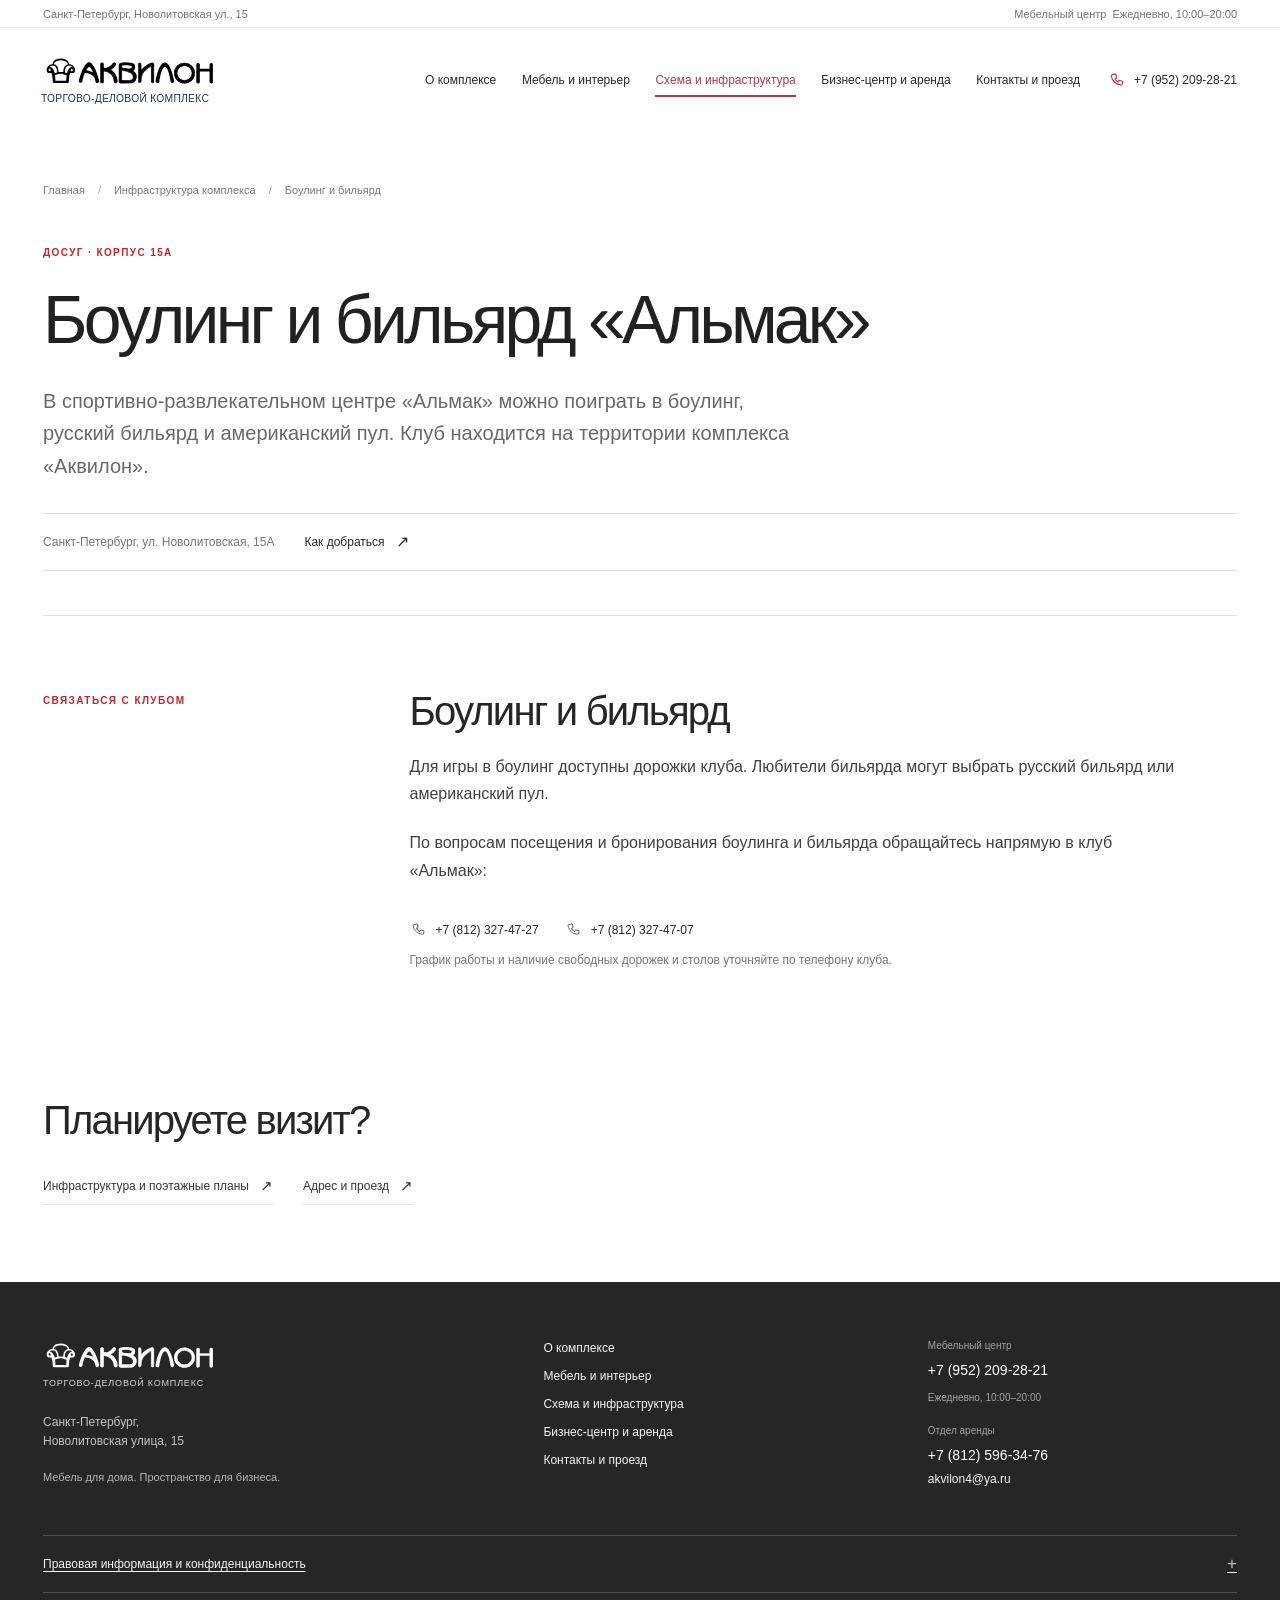
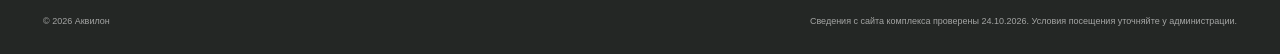
<file: dosug_i_infrastruktura/bowling/index.html>
<!doctype html>
<html lang="ru">
  <head>
    <meta charset="UTF-8">
    <meta name="viewport" content="width=device-width, initial-scale=1">
    <meta name="theme-color" content="#ffffff">
    <meta name="description" content="Контакты боулинга и бильярда клуба «Альмак» в корпусе 15А комплекса «Аквилон» в Санкт-Петербурге.">
    <title>Боулинг и бильярд «Альмак» — Аквилон</title>
    <link rel="stylesheet" href="../../styles.css">
    <link rel="stylesheet" href="./bowling.css">
    <script src="../../app.js" defer></script>
  </head>
  <body class="bowling-page">
    <a class="skip-link" href="#main">Перейти к содержимому</a>

    <div class="topline">
      <div class="topline__inner container">
        <span>Санкт-Петербург, Новолитовская ул., 15</span>
        <span>Мебельный центр&nbsp;&nbsp;Ежедневно, 10:00–20:00</span>
      </div>
    </div>

    <header class="site-header">
      <div class="site-header__inner container">
        <a class="brand" href="../../" aria-label="Аквилон — главная">
          <img src="../../assets/akvilon-logo.svg" alt="Аквилон — торгово-деловой комплекс" width="177" height="34">
          <span class="brand__caption">ТОРГОВО-ДЕЛОВОЙ КОМПЛЕКС</span>
        </a>
        <button class="menu-toggle" type="button" aria-expanded="false" aria-controls="primary-navigation">
          <span class="menu-toggle__label">Меню</span>
          <span class="menu-toggle__icon" aria-hidden="true"><i></i><i></i></span>
        </button>
        <nav class="primary-nav" id="primary-navigation" aria-label="Основная навигация">
          <a class="primary-nav__link" href="../../">О комплексе</a>
          <a class="primary-nav__link" href="../../catalog/">Мебель и интерьер</a>
          <a class="primary-nav__link is-current" href="../../scheme/" aria-current="page">Схема и инфраструктура</a>
          <a class="primary-nav__link" href="../../arenda/">Бизнес-центр и аренда</a>
          <a class="primary-nav__link" href="../../contacts/">Контакты и проезд</a>
        </nav>
        <a class="header-phone" href="tel:+79522092821">
          <svg viewBox="0 0 24 24" aria-hidden="true"><path d="M7.1 3.7 9.5 3a1.5 1.5 0 0 1 1.8 1.1l.7 3a1.5 1.5 0 0 1-.6 1.6l-1.6 1.1a13 13 0 0 0 4.4 4.4l1.1-1.6a1.5 1.5 0 0 1 1.6-.6l3 .7a1.5 1.5 0 0 1 1.1 1.8l-.7 2.4a2 2 0 0 1-2 1.5A15.5 15.5 0 0 1 4.6 6a2 2 0 0 1 1.5-2.3Z"/></svg>
          <span>+7 (952) 209-28-21</span>
        </a>
      </div>
    </header>

    <main id="main">
      <section class="bowling-intro container" aria-labelledby="bowling-title">
        <nav class="bowling-breadcrumb" aria-label="Навигационная цепочка">
          <a href="../../">Главная</a><span aria-hidden="true">/</span>
          <a href="../../scheme/#infrastructure">Инфраструктура комплекса</a><span aria-hidden="true">/</span>
          <span aria-current="page">Боулинг и бильярд</span>
        </nav>
        <p class="section-eyebrow">Досуг · Корпус 15А</p>
        <h1 id="bowling-title">Боулинг и бильярд «Альмак»</h1>
        <p class="bowling-intro__lead">В спортивно-развлекательном центре «Альмак» можно поиграть в боулинг, русский бильярд и американский пул. Клуб находится на территории комплекса «Аквилон».</p>
        <div class="bowling-address">
          <span>Санкт-Петербург, ул. Новолитовская, 15А</span>
          <a href="../../contacts/">Как добраться <span aria-hidden="true">↗</span></a>
        </div>
      </section>

      <section class="bowling-contact container" aria-labelledby="bowling-contact-title">
        <p class="section-eyebrow">Связаться с клубом</p>
        <div class="bowling-contact__content">
          <h2 id="bowling-contact-title">Боулинг и бильярд</h2>
          <p>Для игры в боулинг доступны дорожки клуба. Любители бильярда могут выбрать русский бильярд или американский пул.</p>
          <p>По вопросам посещения и бронирования боулинга и бильярда обращайтесь напрямую в клуб «Альмак»:</p>
          <div class="bowling-phones" aria-label="Телефоны клуба Альмак">
            <a href="tel:+78123274727"><svg viewBox="0 0 24 24" aria-hidden="true"><path d="M7.1 3.7 9.5 3a1.5 1.5 0 0 1 1.8 1.1l.7 3a1.5 1.5 0 0 1-.6 1.6l-1.6 1.1a13 13 0 0 0 4.4 4.4l1.1-1.6a1.5 1.5 0 0 1 1.6-.6l3 .7a1.5 1.5 0 0 1 1.1 1.8l-.7 2.4a2 2 0 0 1-2 1.5A15.5 15.5 0 0 1 4.6 6a2 2 0 0 1 1.5-2.3Z"/></svg>+7 (812) 327-47-27</a>
            <a href="tel:+78123274707"><svg viewBox="0 0 24 24" aria-hidden="true"><path d="M7.1 3.7 9.5 3a1.5 1.5 0 0 1 1.8 1.1l.7 3a1.5 1.5 0 0 1-.6 1.6l-1.6 1.1a13 13 0 0 0 4.4 4.4l1.1-1.6a1.5 1.5 0 0 1 1.6-.6l3 .7a1.5 1.5 0 0 1 1.1 1.8l-.7 2.4a2 2 0 0 1-2 1.5A15.5 15.5 0 0 1 4.6 6a2 2 0 0 1 1.5-2.3Z"/></svg>+7 (812) 327-47-07</a>
          </div>
          <p class="bowling-contact__note">График работы и наличие свободных дорожек и столов уточняйте по телефону клуба.</p>
        </div>
      </section>

      <section class="bowling-visit container" aria-labelledby="bowling-visit-title">
        <h2 id="bowling-visit-title">Планируете визит?</h2>
        <div class="bowling-visit__links">
          <a href="../../scheme/#infrastructure">Инфраструктура и поэтажные планы <span aria-hidden="true">↗</span></a>
          <a href="../../contacts/">Адрес и проезд <span aria-hidden="true">↗</span></a>
        </div>
      </section>
    </main>

    <footer class="site-footer">
      <div class="site-footer__inner container">
        <div class="site-footer__brand-block">
          <a class="site-footer__brand" href="../../" aria-label="Аквилон — главная">
            <img src="../../assets/akvilon-logo.svg" alt="Аквилон" width="177" height="34">
            <span>Торгово-деловой комплекс</span>
          </a>
          <p class="site-footer__address">Санкт-Петербург,<br>Новолитовская улица, 15</p>
          <p class="site-footer__tagline">Мебель для дома. Пространство для бизнеса.</p>
        </div>
        <nav class="site-footer__nav" aria-label="Навигация в подвале">
          <a href="../../">О комплексе</a>
          <a href="../../catalog/">Мебель и интерьер</a>
          <a href="../../scheme/">Схема и инфраструктура</a>
          <a href="../../arenda/">Бизнес-центр и аренда</a>
          <a href="../../contacts/">Контакты и проезд</a>
        </nav>
        <div class="site-footer__contacts">
          <p class="site-footer__label">Мебельный центр</p>
          <a class="site-footer__phone" href="tel:+79522092821">+7 (952) 209-28-21</a>
          <p class="site-footer__hours">Ежедневно, 10:00–20:00</p>
          <p class="site-footer__label site-footer__label--rental">Отдел аренды</p>
          <a class="site-footer__phone" href="tel:+78125963476">+7 (812) 596-34-76</a>
          <a class="site-footer__email" href="mailto:akvilon4@ya.ru">akvilon4@ya.ru</a>
        </div>
        <details class="site-footer__legal">
          <summary>Правовая информация и конфиденциальность</summary>
          <p>Сведения с сайта проверены 24.10.2026. Условия посещения уточняйте у администрации.</p>
        </details>
        <div class="site-footer__bottom">
          <span>© 2026 Аквилон</span>
          <span>Сведения с сайта комплекса проверены 24.10.2026. Условия посещения уточняйте у администрации.</span>
        </div>
      </div>
    </footer>
  </body>
</html>
</file>
<file: styles.css>
:root {
  color-scheme: light;
  --ink: #20221f;
  --muted: #6d716f;
  --accent: #a83f48;
  --line: #e3e2de;
  --paper: #fff;
  font-family: Arial, Helvetica, sans-serif;
  font-synthesis: none;
  text-rendering: optimizeLegibility;
}

* { box-sizing: border-box; }
html { scroll-behavior: smooth; }
body { margin: 0; color: var(--ink); background: var(--paper); }
a { color: inherit; }
.container { width: min(1136px, calc(100% - 64px)); margin-inline: auto; }

.skip-link {
  position: fixed; z-index: 20; top: 8px; left: 8px;
  padding: 12px 16px; background: var(--ink); color: #fff;
  transform: translateY(-150%);
}
.skip-link:focus { transform: translateY(0); }

.topline { min-height: 27px; border-bottom: 1px solid #efeeeb; color: #737673; font-size: 11px; }
.topline__inner { min-height: 27px; display: flex; align-items: center; justify-content: space-between; gap: 24px; }
.topline__inner span:last-child { display: inline-flex; align-items: center; }

.site-header { background: #fff; }
.site-header__inner {
  min-height: 104px; display: flex; align-items: center;
  justify-content: flex-start; gap: 0;
}
.brand { display: inline-flex; flex: 0 0 auto; flex-direction: column; align-items: flex-start; text-decoration: none; }
.brand img { display: block; width: 177px; height: auto; }
.brand__caption { margin: 5px 0 0 -2px; color: #25394d; font-size: 10.3px; line-height: 1; letter-spacing: .025em; white-space: nowrap; }
.primary-nav { display: flex; align-items: center; justify-content: center; gap: clamp(18px, 2vw, 31px); margin-left: auto; }
.primary-nav__link {
  position: relative; display: inline-flex; align-items: center; min-height: 48px;
  color: #292b29; text-decoration: none; white-space: nowrap; font-size: 12px;
  transition: color 160ms ease;
}
.primary-nav__link::after {
  position: absolute; right: 0; bottom: 7px; left: 0; height: 2px;
  background: var(--accent); content: ""; transform: scaleX(0); transform-origin: left;
  transition: transform 180ms ease;
}
.primary-nav__link:hover, .primary-nav__link:focus-visible, .primary-nav__link.is-current { color: var(--accent); }
.primary-nav__link:hover::after, .primary-nav__link:focus-visible::after, .primary-nav__link.is-current::after { transform: scaleX(1); }

.header-phone {
  display: inline-flex; flex: 0 0 auto; align-items: center; gap: 9px; margin-left: 28px;
  color: #252725; text-decoration: none; white-space: nowrap; font-size: 12px;
}
.header-phone svg { width: 17px; height: 17px; fill: none; stroke: var(--accent); stroke-width: 1.65; stroke-linecap: round; stroke-linejoin: round; }
.header-phone:hover span { color: var(--accent); }

.menu-toggle { display: none; }
.hero { position: relative; min-height: 574px; overflow: hidden; isolation: isolate; border-radius: 3px; color: #fff; background: #42423e; }
.hero__image, .hero__shade { position: absolute; inset: 0; width: 100%; height: 100%; }
.hero__image { z-index: -2; object-fit: cover; object-position: center 48%; }
.hero__shade { z-index: -1; background: linear-gradient(90deg, rgb(10 13 12 / 67%) 0%, rgb(10 13 12 / 42%) 44%, rgb(10 13 12 / 10%) 100%), linear-gradient(0deg, rgb(10 13 12 / 26%), transparent 60%); }
.hero__content { width: min(760px, 72%); padding: 66px 54px 80px; }
.hero__eyebrow { display: flex; align-items: center; gap: 10px; margin: 0 0 34px; font-size: 11px; font-weight: 700; letter-spacing: .12em; text-transform: uppercase; }
.hero__eyebrow span { width: 6px; height: 6px; border-radius: 50%; background: #c7444e; }
.hero h1 { max-width: 760px; margin: 0; font-size: clamp(46px, 5vw, 58px); font-weight: 400; line-height: 1.06; letter-spacing: -.055em; }
.hero__description { max-width: 570px; margin: 27px 0 0; color: rgb(255 255 255 / 88%); font-size: 16px; line-height: 1.55; }
.hero__actions { display: flex; flex-wrap: wrap; gap: 12px; margin-top: 29px; }
.button { min-height: 54px; display: inline-flex; align-items: center; justify-content: space-between; gap: 24px; padding: 0 22px; border: 1px solid transparent; font-size: 12px; font-weight: 700; text-decoration: none; transition: background 160ms ease, color 160ms ease, border-color 160ms ease; }
.button span { font-size: 19px; font-weight: 400; line-height: 1; }
.button__arrow { width: 20px; height: 20px; flex: 0 0 20px; fill: none; stroke: currentColor; stroke-width: 1.45; stroke-linecap: square; stroke-linejoin: miter; }
.button--light { color: #242624; background: #fff; }
.button--light:hover { background: #f1efeb; }
.button--outline { border-color: rgb(255 255 255 / 52%); color: #fff; background: rgb(20 20 18 / 12%); }
.button--outline:hover { border-color: #fff; background: rgb(255 255 255 / 12%); }
.hero__caption { position: absolute; right: 23px; bottom: 22px; margin: 0; color: rgb(255 255 255 / 78%); font-size: 10px; font-weight: 700; letter-spacing: .18em; text-transform: uppercase; writing-mode: vertical-rl; }

.quick-links {
  display: grid; grid-template-columns: repeat(3, minmax(0, 1fr));
  margin-top: 26px; padding-bottom: 26px; border-bottom: 1px solid var(--line);
}
.quick-link {
  position: relative; min-width: 0; min-height: 52px; display: flex; align-items: center;
  gap: 20px; padding: 0 28px 0 12px; text-decoration: none;
}
.quick-link:not(:last-child) { border-right: 1px solid #dededb; }
.quick-link__icon { width: 24px; height: 24px; flex: 0 0 24px; fill: none; stroke: #c33d46; stroke-width: 1.7; stroke-linecap: round; stroke-linejoin: round; }
.quick-link__copy { min-width: 0; display: flex; flex-direction: column; gap: 7px; }
.quick-link__title { color: #303331; font-size: 14px; line-height: 1.15; transition: color 160ms ease; }
.quick-link__description { color: #646966; font-size: 11px; line-height: 1.2; }
.quick-link__arrow { width: 16px; height: 16px; flex: 0 0 16px; margin-left: auto; fill: none; stroke: #242725; stroke-width: 1.45; stroke-linecap: square; stroke-linejoin: miter; transition: transform 160ms ease, stroke 160ms ease; }
.quick-link:hover .quick-link__title, .quick-link:focus-visible .quick-link__title { color: var(--accent); }
.quick-link:hover .quick-link__arrow, .quick-link:focus-visible .quick-link__arrow { stroke: var(--accent); transform: translate(2px, -2px); }

.about { padding-top: 106px; padding-bottom: 122px; }
.about__intro { display: grid; grid-template-columns: 1.04fr 1fr; gap: 48px; align-items: start; margin-bottom: 39px; }
.section-eyebrow { display: block; margin: 0; color: #bd2632; font-size: 10px; font-weight: 700; line-height: 1.2; letter-spacing: .14em; text-transform: uppercase; }
.about__heading { padding-top: 10px; }
.about__heading h2 { margin: 27px 0 0; color: #242724; font-size: clamp(36px, 3.4vw, 42px); font-weight: 400; line-height: 1.12; letter-spacing: -.045em; }
.about__copy { color: #646a68; font-size: 16px; line-height: 1.6; }
.about__copy p { margin: 0; }
.about__copy p + p { margin-top: 22px; }
.about__cards { display: grid; grid-template-columns: repeat(2, minmax(0, 1fr)); gap: 24px; }
.about-card { min-width: 0; display: block; color: inherit; text-decoration: none; }
.about-card__image { display: block; width: 100%; aspect-ratio: 1.75 / 1; object-fit: cover; border-radius: 2px; }
.about-card__body { padding: 27px 0 28px; border-bottom: 1px solid var(--line); }
.about-card__heading { display: flex; align-items: center; justify-content: space-between; gap: 16px; margin-top: 10px; }
.about-card__heading h3 { margin: 0; color: #242724; font-size: 28px; font-weight: 400; line-height: 1.15; letter-spacing: -.035em; transition: color 160ms ease; }
.about-card__arrow { width: 48px; height: 48px; flex: 0 0 48px; display: grid; place-items: center; border: 1px solid #dededb; border-radius: 50%; transition: border-color 160ms ease, color 160ms ease, background 160ms ease; }
.about-card__arrow svg { width: 18px; height: 18px; fill: none; stroke: #252825; stroke-width: 1.5; stroke-linecap: square; stroke-linejoin: miter; transition: transform 160ms ease, stroke 160ms ease; }
.about-card__body p { margin: 5px 0 0; color: #646a68; font-size: 13px; line-height: 1.5; }
.about-card:hover .about-card__heading h3, .about-card:focus-visible .about-card__heading h3 { color: var(--accent); }
.about-card:hover .about-card__arrow, .about-card:focus-visible .about-card__arrow { border-color: var(--accent); background: #fff; }
.about-card:hover .about-card__arrow svg, .about-card:focus-visible .about-card__arrow svg { stroke: var(--accent); transform: translate(2px, -2px); }
.about__note { margin: 19px 0 0; color: #717673; font-size: 10px; line-height: 1.5; }

.scheme-feature { border-bottom: 1px solid #bd2632; background: #f2f2ef; }
.scheme-feature__inner { display: grid; grid-template-columns: 1.04fr 1fr; gap: 48px; padding-block: 78px 84px; }
.scheme-feature__intro { min-width: 0; }
.scheme-feature__intro h2 { max-width: 560px; margin: 27px 0 22px; color: #242724; font-size: clamp(38px, 3.6vw, 44px); font-weight: 400; line-height: 1.12; letter-spacing: -.045em; }
.scheme-feature__description { max-width: 370px; margin: 0; color: #646a68; font-size: 15px; line-height: 1.6; }
.scheme-feature__cta { width: fit-content; display: inline-flex; align-items: center; gap: 24px; margin-top: 30px; color: #222522; font-size: 13px; font-weight: 700; text-decoration: none; }
.scheme-feature__cta svg { width: 20px; height: 20px; fill: none; stroke: currentColor; stroke-width: 1.5; stroke-linecap: square; stroke-linejoin: miter; transition: transform 160ms ease; }
.scheme-feature__cta:hover svg, .scheme-feature__cta:focus-visible svg { transform: translateX(4px); }
.scheme-feature__links { align-self: start; }
.scheme-feature__link { min-height: 84px; display: grid; grid-template-columns: 22px minmax(0, 1fr) 28px; align-items: center; gap: 18px; border-top: 1px solid #d3d3cd; color: #242724; text-decoration: none; }
.scheme-feature__link:last-child { border-bottom: 1px solid #d3d3cd; }
.scheme-feature__number { color: #626966; font-size: 10px; }
.scheme-feature__label { font-size: 23px; line-height: 1.2; letter-spacing: -.025em; transition: color 160ms ease; }
.scheme-feature__icon { width: 24px; height: 24px; justify-self: end; fill: none; stroke: #c52634; stroke-width: 1.7; stroke-linecap: round; stroke-linejoin: round; }
.scheme-feature__icon--arrow { width: 22px; height: 22px; stroke-width: 1.6; }
.scheme-feature__link:hover .scheme-feature__label, .scheme-feature__link:focus-visible .scheme-feature__label { color: #bd2632; }

:focus-visible { outline: 2px solid var(--accent); outline-offset: 4px; }

@media (max-width: 1060px) {
  .container { width: min(100% - 48px, 1136px); }
  .site-header__inner { gap: 0; }
  .brand img { width: 155px; }
  .primary-nav { gap: 14px; }
  .primary-nav__link, .header-phone { font-size: 11px; }
}

@media (max-width: 860px) {
  .container { width: calc(100% - 36px); }
  .site-header__inner { min-height: 82px; gap: 18px; }
  .brand img { width: 156px; }
  .menu-toggle {
    display: inline-flex; order: 2; align-items: center; gap: 11px; margin-left: 0; padding: 10px 0;
    border: 0; color: var(--ink); background: none; font: inherit; font-size: 12px; cursor: pointer;
  }
  .menu-toggle__icon { display: grid; gap: 5px; }
  .menu-toggle__icon i { width: 20px; height: 1px; display: block; background: var(--ink); transition: transform 160ms ease; }
  .menu-toggle[aria-expanded="true"] .menu-toggle__icon i:first-child { transform: translateY(3px) rotate(45deg); }
  .menu-toggle[aria-expanded="true"] .menu-toggle__icon i:last-child { transform: translateY(-3px) rotate(-45deg); }
  .primary-nav {
    position: absolute; z-index: 10; top: 109px; right: 18px; left: 18px;
    display: none; align-items: stretch; gap: 0; padding: 8px 20px;
    border: 1px solid var(--line); background: #fff; box-shadow: 0 16px 35px rgb(0 0 0 / 9%);
  }
  .primary-nav.is-open { display: flex; flex-direction: column; }
  .primary-nav__link { min-height: 48px; border-bottom: 1px solid #eeede9; font-size: 13px; }
  .primary-nav__link:last-child { border-bottom: 0; }
  .primary-nav__link::after { right: auto; bottom: 8px; width: 28px; }
  .header-phone { order: 1; gap: 7px; margin-left: auto; font-size: 0; }
  .header-phone svg { width: 20px; height: 20px; }
  .hero { min-height: 520px; }
  .hero__content { width: min(700px, 84%); padding: 58px 34px 70px; }
  .hero h1 { font-size: clamp(42px, 7vw, 54px); }
  .quick-links { grid-template-columns: 1fr; margin-top: 16px; padding-bottom: 16px; }
  .quick-link { min-height: 68px; padding-inline: 12px; }
  .quick-link:not(:last-child) { border-right: 0; border-bottom: 1px solid #dededb; }
  .quick-link__copy { gap: 5px; }
  .about { padding-top: 76px; padding-bottom: 64px; }
  .about__intro { grid-template-columns: 1fr; gap: 24px; margin-bottom: 30px; }
  .about__heading { padding-top: 0; }
  .about__heading h2 { margin-top: 18px; font-size: clamp(34px, 7vw, 42px); }
  .about__copy { font-size: 15px; }
  .about__copy p + p { margin-top: 16px; }
  .about__cards { gap: 34px; }
  .about-card__image { aspect-ratio: 1.55 / 1; }
  .about-card__heading h3 { font-size: 25px; }
  .scheme-feature__inner { grid-template-columns: 1fr; gap: 44px; padding-block: 64px 68px; }
  .scheme-feature__intro h2 { margin-top: 20px; font-size: clamp(34px, 7vw, 42px); }
  .scheme-feature__link { min-height: 72px; grid-template-columns: 24px minmax(0, 1fr) 26px; gap: 14px; }
  .scheme-feature__label { font-size: 20px; }
}

@media (max-width: 600px) {
  .about__cards { grid-template-columns: 1fr; gap: 24px; }
  .about-card__body { padding: 22px 0 23px; }
  .about-card__arrow { width: 44px; height: 44px; flex-basis: 44px; }
}

@media (max-width: 540px) {
  .container { width: calc(100% - 28px); }
  .topline { min-height: 42px; font-size: 10px; }
  .topline__inner { min-height: 42px; align-items: flex-start; justify-content: center; flex-direction: column; gap: 3px; padding-block: 6px; }
  .topline__inner span:last-child { gap: 6px; }
  .site-header__inner { min-height: 72px; }
  .brand img { width: 142px; }
  .menu-toggle { gap: 8px; font-size: 11px; }
  .primary-nav { top: 115px; right: 14px; left: 14px; }
  .hero { min-height: 540px; }
  .hero__image { object-position: 53% center; }
  .hero__shade { background: linear-gradient(90deg, rgb(10 13 12 / 70%), rgb(10 13 12 / 35%)), linear-gradient(0deg, rgb(10 13 12 / 35%), transparent 70%); }
  .hero__content { width: 100%; padding: 48px 23px 72px; }
  .hero__eyebrow { margin-bottom: 26px; font-size: 9px; letter-spacing: .1em; }
  .hero h1 { font-size: clamp(39px, 10.5vw, 49px); }
  .hero__description { margin-top: 21px; font-size: 14px; }
  .hero__actions { gap: 9px; margin-top: 23px; }
  .button { width: 100%; min-height: 50px; }
  .hero__caption { right: 14px; bottom: 15px; font-size: 8px; }
}

@media (prefers-reduced-motion: reduce) {
  *, *::before, *::after { scroll-behavior: auto !important; transition-duration: .01ms !important; }
}

/* Rental, visiting details, and the homepage footer */
.rental-feature { color: #fff; background: #b12b37; }
.rental-feature__inner { min-height: 382px; display: grid; grid-template-columns: 1.28fr .82fr; align-items: center; gap: 64px; padding-block: 70px; }
.rental-feature .section-eyebrow { color: rgb(255 255 255 / 88%); }
.rental-feature__intro h2 { margin: 27px 0 22px; font-size: clamp(42px, 4vw, 52px); font-weight: 400; line-height: 1.12; letter-spacing: -.05em; }
.rental-feature__intro > p:not(.section-eyebrow) { max-width: 485px; margin: 0; color: rgb(255 255 255 / 85%); font-size: 15px; line-height: 1.6; }
.rental-feature__button { width: fit-content; min-width: 224px; min-height: 54px; display: inline-flex; align-items: center; justify-content: space-between; gap: 24px; margin-top: 28px; padding: 0 21px; color: #252624; background: #fff; font-size: 12px; font-weight: 700; text-decoration: none; transition: background 160ms ease; }
.rental-feature__button:hover { background: #f2efeb; }
.rental-feature__button svg { width: 20px; height: 20px; fill: none; stroke: currentColor; stroke-width: 1.5; stroke-linecap: square; stroke-linejoin: miter; transition: transform 160ms ease; }
.rental-feature__button:hover svg { transform: translateX(4px); }
.rental-contact { min-width: 0; display: flex; flex-direction: column; align-items: flex-start; padding: 22px 0 22px 64px; border-left: 1px solid rgb(255 255 255 / 35%); }
.rental-contact__eyebrow { margin: 0 0 22px; color: rgb(255 255 255 / 86%); font-size: 10px; font-weight: 700; letter-spacing: .12em; text-transform: uppercase; }
.rental-contact__phone { color: #fff; font-size: clamp(22px, 2.1vw, 28px); line-height: 1.2; text-decoration: none; white-space: nowrap; }
.rental-contact__email { display: inline-flex; align-items: center; gap: 16px; margin-top: 17px; color: #fff; font-size: 15px; text-decoration: none; }
.rental-contact__email:hover span:first-child { text-decoration: underline; text-underline-offset: 4px; }
.rental-contact__email span:last-child { font-size: 19px; }
.rental-contact__hours { max-width: 310px; margin: 20px 0 0; color: rgb(255 255 255 / 77%); font-size: 12px; line-height: 1.5; }

.visit-section { display: grid; grid-template-columns: minmax(0, 1fr) minmax(0, 1fr); column-gap: 48px; padding-top: 92px; padding-bottom: 76px; }
.visit-section__main { align-self: center; }
.visit-section__main h2 { margin: 27px 0 23px; font-size: clamp(40px, 4vw, 48px); font-weight: 400; line-height: 1.1; letter-spacing: -.05em; }
.visit-section__address { margin: 0; color: #414643; font-size: 16px; line-height: 1.55; }
.visit-section__address span { color: var(--muted); }
.visit-details { display: grid; grid-template-columns: repeat(2, minmax(0, 1fr)); gap: 18px; margin-top: 30px; }
.visit-detail { min-width: 0; display: flex; align-items: flex-start; gap: 12px; }
.visit-detail svg { width: 19px; height: 19px; flex: 0 0 19px; margin-top: 1px; fill: none; stroke: var(--accent); stroke-width: 1.6; stroke-linecap: round; stroke-linejoin: round; }
.visit-detail p { display: flex; flex-direction: column; gap: 5px; margin: 0; font-size: 11px; line-height: 1.35; }
.visit-detail small { color: var(--muted); font-size: 10px; }
.visit-actions { display: flex; align-items: center; flex-wrap: wrap; gap: 20px; margin-top: 31px; }
.visit-button { min-height: 54px; display: inline-flex; align-items: center; justify-content: space-between; gap: 28px; padding: 0 20px; color: #fff; background: #242725; font-size: 12px; font-weight: 700; text-decoration: none; transition: background 160ms ease; }
.visit-button:hover { background: var(--accent); }
.visit-button__arrow { font-size: 20px; font-weight: 400; }
.visit-link { display: inline-flex; align-items: center; gap: 17px; color: #242725; font-size: 12px; font-weight: 700; text-decoration: none; }
.visit-link span { font-size: 19px; font-weight: 400; transition: transform 160ms ease; }
.visit-link:hover { color: var(--accent); }
.visit-link:hover span { transform: translateX(3px); }
.visit-map { min-width: 0; overflow: hidden; align-self: center; border: 1px solid #e2e2dc; color: inherit; background: #f4f4ef; text-decoration: none; }
.visit-map__art { position: relative; height: 306px; overflow: hidden; background: #eeefe9; }
.visit-map__drawing { display: block; width: 100%; height: 100%; }
.visit-map__pin { position: absolute; top: 50%; left: 52%; min-width: 132px; display: flex; flex-direction: column; align-items: flex-start; gap: 7px; padding: 17px 20px; background: #fff; box-shadow: 0 5px 20px rgb(31 35 31 / 8%); transform: translate(-50%, -50%); }
.visit-map__pin svg { width: 22px; height: 22px; margin-bottom: 2px; fill: none; stroke: var(--accent); stroke-width: 1.6; stroke-linecap: round; stroke-linejoin: round; }
.visit-map__pin strong { font-size: 16px; }
.visit-map__pin span { color: var(--muted); font-size: 10px; white-space: nowrap; }
.visit-map__caption { min-height: 72px; display: flex; align-items: center; justify-content: space-between; gap: 18px; padding: 14px 20px; background: #f7f7f3; }
.visit-map__caption > span:first-child { display: flex; flex-direction: column; gap: 5px; }
.visit-map__caption strong { font-size: 11px; font-weight: 400; }
.visit-map__caption small { color: var(--muted); font-size: 9px; }
.visit-map__open { width: 40px; height: 40px; flex: 0 0 40px; display: grid; place-items: center; border: 1px solid #d9dbd4; border-radius: 50%; font-size: 20px; transition: color 160ms ease, border-color 160ms ease, transform 160ms ease; }
.visit-map:hover .visit-map__open { color: var(--accent); border-color: var(--accent); transform: translate(2px, -2px); }
.visit-question { grid-column: 1 / -1; min-height: 78px; display: flex; align-items: center; justify-content: space-between; gap: 24px; margin-top: 66px; padding-top: 16px; border-top: 1px solid var(--line); color: #838784; font-size: 13px; }
.visit-question a { display: inline-flex; align-items: center; gap: 20px; color: #242725; font-size: 17px; text-decoration: none; white-space: nowrap; }
.visit-question a:hover { color: var(--accent); }
.visit-question svg { width: 20px; height: 20px; fill: none; stroke: var(--accent); stroke-width: 1.6; stroke-linecap: round; stroke-linejoin: round; }

.site-footer { color: #f5f5f2; background: #242725; }
.site-footer__inner { display: grid; grid-template-columns: 1.15fr .85fr .8fr; column-gap: 56px; padding-block: 58px 26px; }
.site-footer__brand { width: fit-content; display: flex; flex-direction: column; align-items: flex-start; color: #fff; text-decoration: none; }
.site-footer__brand img { display: block; width: 177px; height: auto; filter: grayscale(1) brightness(0) invert(1); }
.site-footer__brand > span { margin-top: 5px; color: rgb(255 255 255 / 82%); font-size: 9px; letter-spacing: .09em; text-transform: uppercase; }
.site-footer__address { margin: 25px 0 0; color: rgb(255 255 255 / 72%); font-size: 12px; line-height: 1.55; }
.site-footer__tagline { margin: 20px 0 0; color: rgb(255 255 255 / 66%); font-size: 11px; }
.site-footer__nav { display: flex; flex-direction: column; align-items: flex-start; gap: 14px; padding-top: 1px; }
.site-footer__nav a, .site-footer__email { color: #f5f5f2; font-size: 12px; text-decoration: none; transition: color 160ms ease; }
.site-footer__nav a:hover, .site-footer__email:hover { color: #e0a0a5; }
.site-footer__label { margin: 0 0 11px; color: rgb(255 255 255 / 57%); font-size: 10px; }
.site-footer__phone { display: block; width: fit-content; color: #fff; font-size: 14px; text-decoration: none; }
.site-footer__phone:hover { color: #e0a0a5; }
.site-footer__hours { margin: 14px 0 0; color: rgb(255 255 255 / 58%); font-size: 10px; }
.site-footer__label--rental { margin-top: 22px; }
.site-footer__email { display: inline-block; margin-top: 9px; }
.site-footer__legal { grid-column: 1 / -1; margin-top: 48px; border-top: 1px solid rgb(255 255 255 / 20%); border-bottom: 1px solid rgb(255 255 255 / 20%); }
.site-footer__legal summary { min-height: 56px; display: flex; align-items: center; justify-content: space-between; gap: 20px; color: #f5f5f2; font-size: 12px; text-decoration: underline; text-underline-offset: 3px; cursor: pointer; list-style: none; }
.site-footer__legal summary::-webkit-details-marker { display: none; }
.site-footer__legal summary::after { content: "+"; color: rgb(255 255 255 / 72%); font-size: 17px; text-decoration: none; }
.site-footer__legal[open] summary::after { content: "−"; }
.site-footer__legal p { max-width: 700px; margin: 0 0 18px; color: rgb(255 255 255 / 65%); font-size: 11px; line-height: 1.5; }
.site-footer__bottom { grid-column: 1 / -1; display: flex; justify-content: space-between; gap: 22px; padding-top: 22px; color: rgb(255 255 255 / 58%); font-size: 9px; line-height: 1.5; }
.site-footer__bottom span:last-child { text-align: right; }

@media (max-width: 860px) {
  .rental-feature__inner { grid-template-columns: 1fr .8fr; gap: 32px; padding-block: 58px; }
  .rental-contact { padding-left: 30px; }
  .rental-contact__phone { font-size: 21px; }
  .visit-section { grid-template-columns: 1fr; row-gap: 36px; padding-top: 68px; }
  .visit-section__main { max-width: 620px; }
  .visit-map__art { height: 320px; }
  .visit-question { margin-top: 20px; }
  .site-footer__inner { grid-template-columns: 1fr 1fr; row-gap: 38px; }
  .site-footer__contacts { grid-column: 2; grid-row: 1; }
}
@media (max-width: 600px) {
  .rental-feature__inner { grid-template-columns: 1fr; gap: 36px; padding-block: 54px; }
  .rental-feature__intro h2 { margin-top: 20px; font-size: clamp(39px, 10vw, 47px); }
  .rental-feature__intro > p:not(.section-eyebrow) { font-size: 14px; }
  .rental-contact { padding: 24px 0 0; border-top: 1px solid rgb(255 255 255 / 35%); border-left: 0; }
  .rental-contact__eyebrow { margin-bottom: 15px; }
  .visit-section { row-gap: 30px; padding-top: 58px; padding-bottom: 40px; }
  .visit-section__main h2 { margin: 19px 0; font-size: clamp(38px, 10vw, 46px); }
  .visit-section__address { font-size: 14px; }
  .visit-details { grid-template-columns: 1fr; gap: 15px; margin-top: 24px; }
  .visit-actions { align-items: flex-start; flex-direction: column; gap: 18px; margin-top: 25px; }
  .visit-map__art { height: 250px; }
  .visit-map__caption { min-height: 66px; padding-inline: 14px; }
  .visit-question { min-height: 0; align-items: flex-start; flex-direction: column; gap: 14px; margin-top: 8px; padding-top: 21px; padding-bottom: 22px; }
  .visit-question a { font-size: 16px; }
  .site-footer__inner { grid-template-columns: 1fr; row-gap: 28px; padding-block: 42px 22px; }
  .site-footer__contacts { grid-column: auto; grid-row: auto; }
  .site-footer__legal { margin-top: 8px; }
  .site-footer__bottom { flex-direction: column; gap: 8px; }
  .site-footer__bottom span:last-child { text-align: left; }
}
.site-footer__legal summary::marker { content: ''; }

/* Store and brand section, adapted from the Mebelny Kontinent carousel */
.brand-section { padding-block: 58px 78px; border-top: 1px solid var(--line); background: #f4f3ef; }
.brand-section__inner { min-width: 0; }
.brand-section__heading { display: grid; grid-template-columns: minmax(0, 1fr) minmax(360px, .78fr); align-items: end; gap: 40px; }
.brand-section__eyebrow { margin-bottom: 15px; }
.brand-section__title-group h2 { margin: 0; color: #242724; font-size: clamp(34px, 3.6vw, 42px); font-weight: 400; letter-spacing: -.045em; line-height: 1.08; }
.brand-section__tools { display: flex; align-items: end; justify-content: space-between; gap: 22px; }
.brand-section__intro { max-width: 290px; margin: 0; color: #646a68; font-size: 14px; line-height: 1.65; }
.brand-section__controls { display: flex; gap: 8px; flex: 0 0 auto; }
.brand-section__arrow { width: 40px; height: 40px; display: grid; place-items: center; padding: 0; border: 1px solid #d3d3cd; background: transparent; color: #242724; cursor: pointer; transition: border-color 160ms ease, color 160ms ease, background 160ms ease, opacity 160ms ease; }
.brand-section__arrow svg { width: 17px; height: 17px; fill: none; stroke: currentColor; stroke-width: 1.4; stroke-linecap: square; }
.brand-section__arrow:hover:not(:disabled) { border-color: var(--accent); color: var(--accent); background: #fff; }
.brand-section__arrow:disabled { opacity: .38; cursor: default; }
.brand-section__viewport { margin-top: 28px; overflow-x: auto; overflow-y: hidden; overscroll-behavior-inline: contain; scrollbar-color: #b8bcb7 transparent; scrollbar-width: thin; cursor: grab; }
.brand-section__viewport:active { cursor: grabbing; }
.brand-section__viewport:focus-visible { outline: 2px solid var(--accent); outline-offset: 4px; }
.brand-section__viewport::-webkit-scrollbar { height: 6px; }
.brand-section__viewport::-webkit-scrollbar-track { background: transparent; }
.brand-section__viewport::-webkit-scrollbar-thumb { background: #b8bcb7; border-radius: 8px; }
.brand-section__track { width: max-content; display: flex; gap: 18px; padding-bottom: 14px; }
.brand-card { width: clamp(260px, 24vw, 320px); height: 320px; display: flex; flex: 0 0 auto; flex-direction: column; overflow: hidden; border: 1px solid #deded8; background: #eeede8; }
.brand-card--featured { border-color: var(--accent); background: #fff; }
.brand-card__mark { height: 154px; display: flex; flex-direction: column; align-items: center; justify-content: center; gap: 8px; overflow: hidden; border-bottom: 1px solid #e7e5df; color: #262725; background: #fff; text-decoration: none; }
.brand-card__mark-address { color: #8b8d89; font-size: 8px; letter-spacing: .025em; }
.brand-card__wordmark { display: inline-flex; align-items: center; gap: 4px; color: #292b29; font-size: 14px; line-height: 1; white-space: nowrap; }
.brand-card__wordmark > span:first-child { color: var(--accent); font-weight: 700; }
.brand-card__symbol { color: var(--accent); font-size: 17px; line-height: .8; }
.brand-card__body { min-height: 0; display: flex; flex: 1; flex-direction: column; align-items: flex-start; padding: 15px 22px 20px; }
.brand-card__number { color: var(--accent); font-size: 10px; letter-spacing: .08em; line-height: 1.4; }
.brand-card__title { margin: 8px 0 0; color: #242724; font-size: 19px; font-weight: 600; letter-spacing: -.025em; line-height: 1.25; }
.brand-card__phone { margin: 11px 0 0; color: #263e55; font-size: 14px; font-weight: 600; letter-spacing: .01em; text-decoration: none; }
.brand-card__phone:hover { color: var(--accent); text-decoration: underline; text-underline-offset: 3px; }
.brand-card__category { margin: auto 0 0; padding-top: 24px; color: #646a68; font-size: 13px; line-height: 1.4; }
@media (max-width: 760px) {
  .brand-section { padding-block: 48px 62px; }
  .brand-section__heading { grid-template-columns: 1fr; gap: 18px; }
  .brand-section__tools { align-items: center; }
  .brand-section__intro { max-width: 360px; }
  .brand-section__viewport { margin-top: 23px; }
  .brand-card { width: min(76vw, 320px); }
}
@media (max-width: 470px) {
  .brand-section { padding-block: 40px 48px; }
  .brand-section__title-group h2 { font-size: 34px; }
  .brand-section__tools { align-items: flex-start; gap: 12px; }
  .brand-section__intro { font-size: 12px; }
  .brand-section__controls { gap: 6px; }
  .brand-section__arrow { width: 36px; height: 36px; }
  .brand-section__viewport { margin-top: 20px; }
  .brand-card { width: 78vw; height: 300px; }
  .brand-card__body { padding: 14px 18px 17px; }
  .brand-card__mark { height: 142px; }
}
</file>
<file: arenda/arenda.css>
.rental-page .container { width: min(1260px, calc(100% - 64px)); }
.rental-page .site-header__inner { justify-content: flex-start; }
.rental-breadcrumb { display: flex; align-items: center; gap: 12px; padding-top: 48px; color: #777c78; font-size: 11px; }
.rental-breadcrumb a { color: inherit; text-decoration: none; }
.rental-breadcrumb a:hover { color: var(--accent); }
.rental-hero__top { display: grid; grid-template-columns: 1.2fr .8fr; align-items: end; gap: 50px; padding-top: 50px; }
.rental-hero__top .section-eyebrow { margin-bottom: 36px; }
.rental-hero h1 { margin: 0; color: #242724; font-size: clamp(54px, 5.5vw, 72px); font-weight: 400; line-height: 1.04; letter-spacing: -.06em; }
.rental-hero h1 span { color: #bd2632; }
.rental-hero__aside { max-width: 430px; padding-bottom: 7px; }
.rental-hero__aside p { margin: 0; color: #6a706d; font-size: 16px; line-height: 1.6; }
.rental-hero__button { min-height: 54px; display: inline-flex; align-items: center; justify-content: space-between; gap: 28px; margin-top: 22px; padding: 0 21px; color: #fff; background: #242725; font-size: 12px; font-weight: 700; text-decoration: none; transition: background 160ms ease; }
.rental-hero__button:hover { background: var(--accent); }
.rental-hero__button svg { width: 20px; height: 20px; fill: none; stroke: currentColor; stroke-width: 1.5; transition: transform 160ms ease; }
.rental-hero__button:hover svg { transform: translateX(4px); }
.rental-hero__image-wrap { position: relative; height: clamp(330px, 34vw, 440px); overflow: hidden; margin: 50px 0 0; border-radius: 4px; background: #d5d9d2; }
.rental-hero__image-wrap img { display: block; width: 100%; height: 100%; object-fit: cover; object-position: center 52%; }
.rental-hero__image-wrap figcaption { position: absolute; bottom: 17px; left: 28px; padding: 10px 13px; color: #fff; background: rgb(32 34 31 / 72%); font-size: 9px; font-weight: 700; letter-spacing: .06em; text-transform: uppercase; }

.rental-formats { padding-top: 89px; padding-bottom: 90px; }
.rental-formats__intro { display: grid; grid-template-columns: 1.04fr .96fr; align-items: start; gap: 50px; }
.rental-formats__intro h2 { margin: 28px 0 0; color: #252825; font-size: clamp(40px, 4vw, 50px); font-weight: 400; line-height: 1.12; letter-spacing: -.05em; }
.rental-formats__intro > p { max-width: 610px; margin: 38px 0 0; color: #666c69; font-size: 16px; line-height: 1.6; }
.rental-formats__grid { display: grid; grid-template-columns: repeat(4, minmax(0, 1fr)); gap: 24px; margin-top: 42px; }
.rental-format { min-width: 0; min-height: 150px; padding-top: 22px; border-top: 1px solid #d9dad5; }
.rental-format__number { color: #777d79; font-size: 10px; }
.rental-format h3 { margin: 37px 0 0; color: #292c29; font-size: 23px; font-weight: 400; line-height: 1.2; letter-spacing: -.03em; }
.rental-format p { margin: 11px 0 0; color: #6d736f; font-size: 12px; line-height: 1.5; }

.rental-infrastructure { background: #f2f2ef; }
.rental-infrastructure__inner { display: grid; grid-template-columns: 1fr 1fr; align-items: center; gap: 68px; padding-block: 78px; }
.rental-infrastructure__image { display: block; width: 100%; height: 450px; object-fit: cover; object-position: center; }
.rental-infrastructure__content h2 { margin: 20px 0 30px; color: #252825; font-size: clamp(40px, 4vw, 50px); font-weight: 400; line-height: 1.1; letter-spacing: -.05em; }
.rental-infrastructure__items { border-top: 1px solid #d6d7d1; }
.rental-infrastructure__item { display: grid; grid-template-columns: 24px minmax(0, 1fr); gap: 18px; padding: 21px 0 19px; border-bottom: 1px solid #d6d7d1; }
.rental-infrastructure__item svg { width: 21px; height: 21px; fill: none; stroke: #bd2632; stroke-width: 1.65; stroke-linecap: round; stroke-linejoin: round; }
.rental-infrastructure__item h3 { margin: 0; color: #343835; font-size: 15px; font-weight: 400; line-height: 1.35; }
.rental-infrastructure__item p { margin: 8px 0 0; color: #707673; font-size: 12px; line-height: 1.5; }

.rental-contact-card { display: grid; grid-template-columns: 1fr .9fr; gap: 60px; min-height: 365px; align-items: center; margin-top: 82px; padding: 52px 54px; border-radius: 4px; color: #fff; background: #b12b37; }
.rental-contact-card .section-eyebrow { color: rgb(255 255 255 / 88%); }
.rental-contact-card__intro h2 { margin: 27px 0 20px; font-size: clamp(38px, 4vw, 46px); font-weight: 400; line-height: 1.1; letter-spacing: -.05em; }
.rental-contact-card__intro > p:last-child { max-width: 450px; margin: 0; color: rgb(255 255 255 / 87%); font-size: 14px; line-height: 1.6; }
.rental-contact-card__details { min-height: 250px; display: flex; flex-direction: column; align-items: flex-start; justify-content: center; padding-left: 44px; border-left: 1px solid rgb(255 255 255 / 36%); }
.rental-contact-card__label { margin: 0 0 19px; color: rgb(255 255 255 / 86%); font-size: 10px; font-weight: 700; letter-spacing: .1em; text-transform: uppercase; }
.rental-contact-card__phone { margin-bottom: 14px; color: #fff; font-size: 23px; line-height: 1.2; text-decoration: none; white-space: nowrap; }
.rental-contact-card__phone:hover, .rental-contact-card__email:hover { text-decoration: underline; text-underline-offset: 4px; }
.rental-contact-card__email { display: inline-flex; align-items: center; gap: 16px; margin-top: 1px; color: #fff; font-size: 14px; text-decoration: none; }
.rental-contact-card__email span:last-child { font-size: 18px; }
.rental-contact-card__hours { max-width: 300px; margin: 19px 0 0; color: rgb(255 255 255 / 77%); font-size: 11px; line-height: 1.5; }

.rental-faq { padding: 85px 24px 45px; }
.rental-faq__inner { width: min(890px, 100%); margin-inline: auto; }
.rental-faq h2 { margin: 27px 0 34px; color: #292c29; font-size: clamp(38px, 4vw, 46px); font-weight: 400; line-height: 1.12; letter-spacing: -.045em; }
.rental-faq__list { border-top: 1px solid var(--line); }
.rental-faq__item { border-bottom: 1px solid var(--line); }
.rental-faq__item summary { min-height: 72px; display: flex; align-items: center; justify-content: space-between; gap: 20px; color: #363a37; font-size: 15px; cursor: pointer; list-style: none; }
.rental-faq__item summary::-webkit-details-marker { display: none; }
.rental-faq__item summary::marker { content: ''; }
.rental-faq__item summary::after { content: '+'; color: #bd2632; font-size: 20px; font-weight: 400; transition: transform 160ms ease; }
.rental-faq__item[open] summary::after { content: '−'; }
.rental-faq__item > p { max-width: 760px; margin: -1px 42px 22px 0; color: #707673; font-size: 13px; line-height: 1.65; }
.rental-faq__item > p a { color: #343835; text-underline-offset: 3px; }
.rental-faq__item > p a:hover { color: var(--accent); }
.rental-page .visit-section { padding-top: 61px; padding-bottom: 76px; }

@media (max-width: 1060px) {
  .rental-page .container { width: min(100% - 48px, 1260px); }
  .rental-hero h1 { font-size: clamp(50px, 6vw, 65px); }
  .rental-hero__top { gap: 32px; }
  .rental-formats__grid { gap: 18px; }
  .rental-format h3 { font-size: 20px; }
  .rental-infrastructure__inner { gap: 40px; }
  .rental-infrastructure__image { height: 400px; }
}
@media (max-width: 860px) {
  .rental-page .container { width: calc(100% - 36px); }
  .rental-breadcrumb { padding-top: 35px; }
  .rental-hero__top { grid-template-columns: 1fr; gap: 22px; padding-top: 38px; }
  .rental-hero__top .section-eyebrow { margin-bottom: 24px; }
  .rental-hero h1 { font-size: clamp(48px, 8vw, 62px); }
  .rental-hero__aside { max-width: 600px; }
  .rental-hero__aside p { font-size: 15px; }
  .rental-hero__image-wrap { height: clamp(280px, 55vw, 420px); margin-top: 34px; }
  .rental-formats { padding-top: 64px; padding-bottom: 64px; }
  .rental-formats__intro { grid-template-columns: 1fr; gap: 18px; }
  .rental-formats__intro h2 { margin-top: 20px; }
  .rental-formats__intro > p { margin-top: 0; }
  .rental-formats__grid { grid-template-columns: repeat(2, minmax(0, 1fr)); row-gap: 28px; margin-top: 32px; }
  .rental-infrastructure__inner { grid-template-columns: 1fr; gap: 36px; padding-block: 58px; }
  .rental-infrastructure__image { height: 420px; }
  .rental-infrastructure__content h2 { margin-top: 18px; }
  .rental-contact-card { grid-template-columns: 1fr .9fr; gap: 30px; margin-top: 58px; padding: 40px 34px; }
  .rental-contact-card__details { padding-left: 28px; }
  .rental-contact-card__phone { font-size: 20px; }
  .rental-page .visit-section { padding-top: 42px; }
}
@media (max-width: 600px) {
  .rental-page .container { width: calc(100% - 28px); }
  .rental-breadcrumb { padding-top: 28px; }
  .rental-hero__top { padding-top: 31px; }
  .rental-hero__top .section-eyebrow { margin-bottom: 20px; }
  .rental-hero h1 { font-size: clamp(42px, 10.5vw, 54px); }
  .rental-hero__aside p { font-size: 14px; }
  .rental-hero__image-wrap { height: 250px; margin-top: 28px; }
  .rental-hero__image-wrap figcaption { bottom: 11px; left: 11px; max-width: calc(100% - 22px); padding: 8px 10px; font-size: 8px; }
  .rental-formats { padding-top: 54px; padding-bottom: 48px; }
  .rental-formats__intro h2 { font-size: 39px; }
  .rental-formats__intro > p { font-size: 14px; }
  .rental-formats__grid { grid-template-columns: 1fr; gap: 20px; margin-top: 28px; }
  .rental-format { min-height: 125px; padding-top: 17px; }
  .rental-format h3 { margin-top: 24px; font-size: 21px; }
  .rental-infrastructure__inner { gap: 30px; padding-block: 42px; }
  .rental-infrastructure__image { height: 270px; }
  .rental-infrastructure__content h2 { margin-bottom: 22px; font-size: 39px; }
  .rental-infrastructure__item { gap: 13px; padding-block: 17px; }
  .rental-infrastructure__item p { font-size: 11px; }
  .rental-contact-card { grid-template-columns: 1fr; gap: 27px; margin-top: 40px; padding: 30px 24px; }
  .rental-contact-card__intro h2 { margin: 20px 0 15px; font-size: 37px; }
  .rental-contact-card__intro > p:last-child { font-size: 13px; }
  .rental-contact-card__details { min-height: 0; padding: 23px 0 0; border-top: 1px solid rgb(255 255 255 / 36%); border-left: 0; }
  .rental-contact-card__label { margin-bottom: 15px; }
  .rental-contact-card__phone { font-size: 20px; }
  .rental-faq { padding: 58px 14px 28px; }
  .rental-faq h2 { margin: 20px 0 24px; font-size: 38px; }
  .rental-faq__item summary { min-height: 66px; font-size: 14px; }
  .rental-faq__item > p { font-size: 12px; }
  .rental-page .visit-section { padding-top: 38px; padding-bottom: 44px; }
}
</file>
<file: catalog/catalog.css>
.catalog-page .container { width: min(1260px, calc(100% - 64px)); }
.catalog-page .site-header__inner { justify-content: flex-start; }
.catalog-main { padding-bottom: 0; }
.catalog-intro { padding-top: 64px; }
.catalog-breadcrumbs { display: flex; align-items: center; gap: 13px; color: #777c78; font-size: 11px; }
.catalog-breadcrumbs a { text-decoration: underline; text-underline-offset: 3px; }
.catalog-breadcrumbs a:hover { color: var(--accent); }
.catalog-intro > .section-eyebrow { margin-top: 54px; }
.catalog-intro h1 { max-width: 900px; margin: 27px 0 0; color: #242724; font-size: clamp(48px, 5vw, 68px); font-weight: 400; line-height: 1.04; letter-spacing: -.055em; }
.catalog-intro__description { max-width: 760px; margin: 30px 0 0; color: #686e6b; font-size: 20px; line-height: 1.62; }
.catalog-info { min-height: 59px; display: flex; align-items: center; flex-wrap: wrap; gap: 28px; margin-top: 30px; border-top: 1px solid var(--line); border-bottom: 1px solid var(--line); color: #777c78; font-size: 11px; }
.catalog-info a { display: inline-flex; align-items: center; gap: 8px; color: #252825; text-decoration: underline; text-decoration-color: var(--accent); text-underline-offset: 6px; }
.catalog-info a:hover { color: var(--accent); }
.catalog-info a span { font-size: 15px; }
.catalog-directions { display: grid; grid-template-columns: repeat(2, minmax(0, 1fr)); gap: 18px; margin-top: 61px; }
.catalog-card { min-width: 0; min-height: 246px; display: flex; flex-direction: column; align-items: flex-start; padding: 29px 30px 26px; border: 1px solid #e1e1dc; border-radius: 8px; background: #fff; transition: border-color 180ms ease, box-shadow 180ms ease; }
.catalog-card:hover { border-color: #bd4a52; box-shadow: 0 5px 18px rgb(32 34 31 / 5%); }
.catalog-card .section-eyebrow { font-size: 10px; }
.catalog-card h2 { margin: 12px 0 0; color: #292c29; font-size: 31px; font-weight: 400; line-height: 1.18; letter-spacing: -.04em; transition: color 160ms ease; }
.catalog-card > p:not(.section-eyebrow) { margin: 12px 0 0; color: #6b716e; font-size: 14px; line-height: 1.62; }
.catalog-card__more { display: inline-flex; align-items: center; gap: 9px; margin-top: auto; padding-top: 25px; color: #303431; font-size: 12px; }
.catalog-card__more span { color: #303431; font-size: 15px; transition: color 160ms ease, transform 160ms ease; }
.catalog-card:hover h2 { color: var(--accent); }
.catalog-card:hover .catalog-card__more, .catalog-card:hover .catalog-card__more span { color: var(--accent); }
.catalog-card:hover .catalog-card__more span { transform: translate(2px, -2px); }
.catalog-plan { display: grid; grid-template-columns: 1fr 2fr; gap: 48px; margin-top: 70px; padding-top: 68px; padding-bottom: 84px; border-top: 1px solid var(--line); }
.catalog-plan > .section-eyebrow { padding-top: 5px; }
.catalog-plan__content h2 { margin: 0; color: #272a27; font-size: clamp(34px, 3.4vw, 42px); font-weight: 400; line-height: 1.15; letter-spacing: -.04em; }
.catalog-plan__content > p:not(.catalog-plan__note) { max-width: 790px; margin: 17px 0 0; color: #4f5552; font-size: 16px; line-height: 1.65; }
.catalog-plan__note { max-width: 790px; margin: 22px 0 0; color: #777c78; font-size: 12px; line-height: 1.6; }
.catalog-plan__links { display: flex; flex-wrap: wrap; gap: 24px; margin-top: 38px; }
.catalog-plan__links a { display: inline-flex; align-items: center; gap: 10px; padding-bottom: 8px; border-bottom: 1px solid #c9cbc5; color: #343835; font-size: 12px; text-decoration: none; transition: color 160ms ease, border-color 160ms ease; }
.catalog-plan__links a span { font-size: 15px; }
.catalog-plan__links a:hover { border-color: var(--accent); color: var(--accent); }

@media (max-width: 1060px) {
  .catalog-page .container { width: min(100% - 48px, 1260px); }
  .catalog-directions { gap: 14px; }
  .catalog-card { padding: 26px 25px 24px; }
  .catalog-card h2 { font-size: 27px; }
  .catalog-card > p:not(.section-eyebrow) { font-size: 13px; }
}
@media (max-width: 860px) {
  .catalog-page .container { width: calc(100% - 36px); }
  .catalog-intro { padding-top: 43px; }
  .catalog-intro > .section-eyebrow { margin-top: 42px; }
  .catalog-intro h1 { margin-top: 21px; font-size: clamp(42px, 7vw, 58px); }
  .catalog-intro__description { max-width: 680px; margin-top: 21px; font-size: 17px; }
  .catalog-info { gap: 16px 24px; margin-top: 23px; padding-block: 14px; }
  .catalog-directions { margin-top: 42px; }
  .catalog-card { min-height: 235px; }
  .catalog-card h2 { font-size: 25px; }
  .catalog-plan { grid-template-columns: 1fr; gap: 20px; margin-top: 54px; padding-top: 48px; padding-bottom: 60px; }
}
@media (max-width: 600px) {
  .catalog-page .container { width: calc(100% - 28px); }
  .catalog-intro { padding-top: 32px; }
  .catalog-breadcrumbs { gap: 9px; font-size: 10px; }
  .catalog-intro > .section-eyebrow { margin-top: 36px; }
  .catalog-intro h1 { font-size: clamp(39px, 10vw, 50px); }
  .catalog-intro__description { font-size: 15px; line-height: 1.55; }
  .catalog-info { align-items: flex-start; flex-direction: column; gap: 12px; padding-block: 15px; font-size: 11px; }
  .catalog-directions { grid-template-columns: 1fr; gap: 12px; margin-top: 29px; }
  .catalog-card { min-height: 0; padding: 24px 22px; }
  .catalog-card h2 { font-size: 26px; }
  .catalog-card > p:not(.section-eyebrow) { font-size: 13px; }
  .catalog-card__more { padding-top: 20px; }
  .catalog-plan { gap: 17px; margin-top: 40px; padding-top: 38px; padding-bottom: 48px; }
  .catalog-plan__content h2 { font-size: 33px; }
  .catalog-plan__content > p:not(.catalog-plan__note) { font-size: 14px; }
  .catalog-plan__links { gap: 14px 18px; margin-top: 27px; }
}
</file>
<file: contacts/contacts.css>
.contacts-page .container { width: min(1260px, calc(100% - 64px)); }
.contacts-page .site-header__inner { justify-content: flex-start; }
.contacts-breadcrumb { display: flex; align-items: center; gap: 12px; padding-top: 48px; color: #777c78; font-size: 11px; }
.contacts-breadcrumb a { color: inherit; text-decoration: none; }
.contacts-breadcrumb a:hover { color: var(--accent); }
.contacts-intro > .section-eyebrow { margin-top: 48px; }
.contacts-intro h1 { margin: 29px 0 26px; color: #242724; font-size: clamp(58px, 6vw, 72px); font-weight: 400; line-height: .98; letter-spacing: -.065em; }
.contacts-intro h1 span { color: #bd2632; }
.contacts-intro__address { margin: 0; color: #707673; font-size: 16px; line-height: 1.5; }
.contacts-intro__actions { display: flex; align-items: center; flex-wrap: wrap; gap: 12px; margin-top: 27px; }
.contacts-button, .contacts-copy { min-height: 54px; display: inline-flex; align-items: center; justify-content: space-between; gap: 24px; padding: 0 21px; font-family: inherit; font-size: 12px; font-weight: 700; text-decoration: none; }
.contacts-button { min-width: 209px; color: #fff; background: #242725; transition: background 160ms ease; }
.contacts-button:hover { background: var(--accent); }
.contacts-button > span:last-child { font-size: 20px; font-weight: 400; }
.contacts-copy { min-width: 200px; border: 1px solid #d6d7d2; color: #444945; background: #fff; cursor: pointer; transition: color 160ms ease, border-color 160ms ease; }
.contacts-copy:hover { border-color: var(--accent); color: var(--accent); }
.contacts-copy svg { width: 18px; height: 18px; fill: none; stroke: currentColor; stroke-width: 1.5; stroke-linecap: round; stroke-linejoin: round; }
.visually-hidden { position: absolute; width: 1px; height: 1px; overflow: hidden; clip: rect(0, 0, 0, 0); white-space: nowrap; clip-path: inset(50%); }

.contact-cards { display: grid; grid-template-columns: repeat(3, minmax(0, 1fr)); gap: 20px; margin-top: 79px; }
.contact-card { min-width: 0; min-height: 308px; padding: 30px 29px 26px; border: 1px solid #e0e0dc; background: #fff; }
.contact-card > svg { width: 26px; height: 26px; fill: none; stroke: #bd2632; stroke-width: 1.7; stroke-linecap: round; stroke-linejoin: round; }
.contact-card h2 { margin: 28px 0 0; color: #2b2e2b; font-size: 23px; font-weight: 400; line-height: 1.2; letter-spacing: -.03em; }
.contact-card__detail { min-height: 17px; margin: 14px 0 0; color: #656b68; font-size: 12px; line-height: 1.45; }
.contact-card__phone { display: block; width: fit-content; margin-top: 25px; color: #282b28; font-size: 19px; line-height: 1.25; text-decoration: none; white-space: nowrap; }
.contact-card__phone:hover, .contact-card__email:hover { color: var(--accent); }
.contact-card__phone--secondary { margin-top: 12px; font-size: 14px; }
.contact-card__email { display: inline-block; margin-top: 12px; color: #282b28; font-size: 14px; text-decoration: none; }
.contact-card__note { margin: 26px 0 0; color: #777c78; font-size: 10px; line-height: 1.5; }
.contact-card__email + .contact-card__note { margin-top: 26px; }
.contacts-note { margin-top: 18px; color: #777c78; font-size: 10px; line-height: 1.55; }

.territory { padding-top: 109px; padding-bottom: 106px; }
.territory__intro { display: grid; grid-template-columns: 1.04fr .96fr; align-items: start; gap: 52px; }
.territory__intro h2 { margin: 27px 0 0; color: #242724; font-size: clamp(42px, 4.2vw, 52px); font-weight: 400; line-height: 1.07; letter-spacing: -.055em; }
.territory__intro > p { max-width: 610px; margin: 40px 0 0; color: #646a68; font-size: 16px; line-height: 1.65; }
.territory__layout { display: grid; grid-template-columns: minmax(0, 1.2fr) minmax(0, .8fr); align-items: center; gap: 54px; margin-top: 38px; }
.territory-map { min-width: 0; margin: 0; }
.territory-map img { display: block; width: 100%; height: auto; background: #f4f4f0; }
.territory-map figcaption { margin-top: 17px; color: #777c78; font-size: 9px; line-height: 1.5; }
.territory-info { min-width: 0; }
.territory-info__item { display: grid; grid-template-columns: 62px minmax(0, 1fr); gap: 18px; align-items: start; padding: 22px 0 20px; border-top: 1px solid #deded9; }
.territory-info__item:last-of-type { border-bottom: 1px solid #deded9; }
.territory-info__item > strong { color: #a83f48; font-size: 25px; font-weight: 400; line-height: 1.1; }
.territory-info__item h3 { margin: 2px 0 0; color: #333734; font-size: 13px; font-weight: 400; line-height: 1.3; }
.territory-info__item p { margin: 10px 0 0; color: #777c78; font-size: 10px; line-height: 1.45; }
.territory-info__links { display: flex; align-items: flex-start; flex-wrap: wrap; gap: 12px 23px; margin-top: 25px; }
.territory-info__links a, .travel-card > a, .travel-card__links a { display: inline-flex; align-items: center; gap: 12px; color: #292c29; font-size: 11px; font-weight: 700; line-height: 1.4; text-decoration: none; }
.territory-info__links a:hover, .travel-card > a:hover, .travel-card__links a:hover { color: var(--accent); }
.territory-info__links a span, .travel-card > a span, .travel-card__links a span { font-size: 16px; font-weight: 400; }

.travel-info { background: #f2f2ef; }
.travel-info__grid { display: grid; grid-template-columns: repeat(2, minmax(0, 1fr)); gap: 52px 80px; padding-block: 78px 86px; }
.travel-card { min-width: 0; padding-top: 25px; border-top: 1px solid #d6d7d1; }
.travel-card > svg { width: 26px; height: 26px; margin-bottom: 36px; fill: none; stroke: #bd2632; stroke-width: 1.7; stroke-linecap: round; stroke-linejoin: round; }
.travel-card .section-eyebrow { margin-bottom: 18px; }
.travel-card h2 { margin: 0; color: #292c29; font-size: 29px; font-weight: 400; line-height: 1.2; letter-spacing: -.035em; }
.travel-card__copy { min-height: 62px; margin: 17px 0 22px; color: #6b716e; font-size: 13px; line-height: 1.65; }
.travel-card__links { display: flex; flex-wrap: wrap; gap: 10px 22px; }

.contacts-page .site-footer { margin-top: 0; }
.contacts-page .site-footer__nav a[aria-current="page"] { color: #e0a0a5; }

@media (max-width: 1060px) {
  .contacts-page .container { width: min(100% - 48px, 1260px); }
  .contact-cards { gap: 14px; }
  .contact-card { padding-inline: 22px; }
  .contact-card h2 { font-size: 21px; }
  .contact-card__phone { font-size: 17px; }
  .territory__layout { gap: 34px; }
  .travel-info__grid { gap: 42px 52px; }
}
@media (max-width: 860px) {
  .contacts-page .container { width: calc(100% - 36px); }
  .contacts-breadcrumb { padding-top: 35px; }
  .contacts-intro > .section-eyebrow { margin-top: 38px; }
  .contacts-intro h1 { margin-top: 23px; font-size: clamp(52px, 8vw, 64px); }
  .contact-cards { grid-template-columns: repeat(2, minmax(0, 1fr)); margin-top: 58px; }
  .contact-card:last-child { grid-column: 1 / -1; min-height: 240px; }
  .territory { padding-block: 78px; }
  .territory__intro { grid-template-columns: 1fr; gap: 18px; }
  .territory__intro > p { margin-top: 0; }
  .territory__layout { grid-template-columns: 1fr; gap: 32px; }
  .territory-info__item { grid-template-columns: 72px minmax(0, 1fr); }
  .travel-info__grid { gap: 36px 34px; padding-block: 60px; }
}
@media (max-width: 600px) {
  .contacts-page .container { width: calc(100% - 28px); }
  .contacts-breadcrumb { padding-top: 28px; }
  .contacts-intro > .section-eyebrow { margin-top: 30px; }
  .contacts-intro h1 { margin: 20px 0 20px; font-size: clamp(47px, 12vw, 58px); }
  .contacts-intro__address { font-size: 14px; }
  .contacts-intro__actions { align-items: stretch; flex-direction: column; margin-top: 22px; }
  .contacts-button, .contacts-copy { width: 100%; }
  .contact-cards { grid-template-columns: 1fr; gap: 12px; margin-top: 42px; }
  .contact-card, .contact-card:last-child { min-height: 0; grid-column: auto; padding: 25px 22px; }
  .contact-card h2 { margin-top: 22px; }
  .contact-card__detail { min-height: 0; }
  .contact-card__phone { margin-top: 21px; }
  .contact-card__note { margin-top: 20px; }
  .contacts-note { margin-top: 15px; font-size: 9px; }
  .territory { padding-block: 68px 60px; }
  .territory__intro h2 { margin-top: 19px; font-size: 40px; }
  .territory__intro > p { font-size: 14px; }
  .territory__layout { gap: 26px; margin-top: 27px; }
  .territory-map figcaption { font-size: 9px; }
  .territory-info__item { grid-template-columns: 57px minmax(0, 1fr); gap: 13px; padding-block: 18px; }
  .territory-info__links { flex-direction: column; gap: 13px; }
  .travel-info__grid { grid-template-columns: 1fr; gap: 34px; padding-block: 45px; }
  .travel-card { padding-top: 20px; }
  .travel-card > svg { margin-bottom: 28px; }
  .travel-card h2 { font-size: 26px; }
  .travel-card__copy { min-height: 0; margin-block: 14px 18px; font-size: 12px; }
}
</file>
<file: scheme/scheme.css>
.scheme-page .container { width: min(1260px, calc(100% - 64px)); }
.scheme-page .site-header__inner { justify-content: flex-start; }
.scheme-breadcrumb { display: flex; align-items: center; gap: 12px; padding-top: 48px; color: #777c78; font-size: 11px; }
.scheme-breadcrumb a { color: inherit; text-decoration: none; }
.scheme-breadcrumb a:hover { color: var(--accent); }
.scheme-intro > .section-eyebrow { margin-top: 49px; }
.scheme-intro h1 { margin: 29px 0 26px; color: #242724; font-size: clamp(62px, 6vw, 74px); font-weight: 400; line-height: .98; letter-spacing: -.065em; }
.scheme-intro h1 span { color: #bd2632; }
.scheme-intro__copy { max-width: 585px; margin: 0; color: #707673; font-size: 16px; line-height: 1.65; }
.scheme-intro__actions { display: flex; flex-wrap: wrap; gap: 12px; margin-top: 27px; }
.scheme-button { min-width: 206px; min-height: 54px; display: inline-flex; align-items: center; justify-content: space-between; gap: 22px; padding: 0 21px; font-size: 12px; font-weight: 700; text-decoration: none; transition: color 160ms ease, background 160ms ease, border-color 160ms ease; }
.scheme-button span { font-size: 19px; font-weight: 400; }
.scheme-button--dark { color: #fff; background: #242725; }
.scheme-button--dark:hover { background: var(--accent); }
.scheme-button--light { border: 1px solid #d7d8d3; color: #303431; background: #fff; }
.scheme-button--light:hover { border-color: var(--accent); color: var(--accent); }
.territory-preview { margin-top: 55px; }
.territory-preview__heading { display: flex; align-items: center; justify-content: space-between; gap: 20px; margin-bottom: 24px; }
.territory-preview__heading h2 { margin: 0; color: #333734; font-size: 22px; font-weight: 400; line-height: 1.25; letter-spacing: -.025em; }
.territory-preview__heading a { display: inline-flex; align-items: center; gap: 15px; color: #292c29; font-size: 12px; font-weight: 700; text-decoration: none; }
.territory-preview__heading a:hover { color: var(--accent); }
.territory-preview__heading a span { font-size: 17px; font-weight: 400; }
.territory-preview__card { overflow: hidden; margin: 0; padding: 30px 24px 20px; border: 1px solid #e0e1dc; border-radius: 20px; background: #f5f5f1; }
.territory-preview__card img { display: block; width: min(620px, 76%); max-height: 330px; margin: 0 auto; object-fit: contain; }
.territory-preview__card figcaption { max-width: 840px; margin-top: 20px; color: #737975; font-size: 10px; line-height: 1.5; }
.floor-plans { overflow: hidden; margin-top: 44px; border: 1px solid #dedfdb; border-radius: 22px; background: #fff; scroll-margin-top: 22px; }
.plan-toolbar { min-height: 78px; display: flex; align-items: center; justify-content: space-between; flex-wrap: wrap; gap: 12px 20px; padding: 13px 20px; border-bottom: 1px solid #dedfdb; }
.plan-toolbar__group { min-width: 0; display: flex; align-items: center; flex-wrap: wrap; gap: 6px; }
.plan-toolbar__label { margin-right: 5px; color: #68706b; font-size: 11px; }
.plan-chip { min-width: 45px; height: 40px; padding: 0 13px; border: 1px solid transparent; border-radius: 8px; color: #343936; background: #f3f4ef; font: inherit; font-size: 13px; cursor: pointer; transition: color 160ms ease, background 160ms ease, border-color 160ms ease; }
.plan-chip:hover { border-color: #c6cdc6; }
.plan-chip.is-selected, .plan-chip[aria-pressed="true"] { color: #fff; background: #263b36; }
.plan-chip:disabled { opacity: .38; cursor: not-allowed; }
.plan-chip:disabled:hover { border-color: transparent; }
.plan-toolbar__group--floors { margin-left: auto; }
.plan-fullscreen { min-height: 40px; display: inline-flex; align-items: center; gap: 9px; padding: 0 8px; border: 0; color: #313632; background: transparent; font: inherit; font-size: 11px; white-space: nowrap; cursor: pointer; }
.plan-fullscreen:hover { color: var(--accent); }
.plan-fullscreen span { font-size: 18px; }
.plan-viewer { min-width: 0; display: grid; grid-template-columns: minmax(0, 1fr) 292px; }
.plan-canvas { position: relative; min-width: 0; height: clamp(410px, 44vw, 520px); overflow: hidden; border-right: 1px solid #dedfdb; background: #eceeed; cursor: grab; touch-action: none; user-select: none; }
.plan-canvas:active { cursor: grabbing; }
.plan-canvas.is-dragging { cursor: grabbing; }
.plan-canvas:focus-visible { outline-offset: -3px; }
.plan-stage { position: absolute; inset: 0; }
.plan-artwork { position: absolute; top: 50%; left: 50%; transform: translate(-50%, -50%); }
.plan-image { display: block; width: 100%; height: 100%; object-fit: fill; pointer-events: none; user-select: none; -webkit-user-drag: none; }
.plan-building-overlay { position: absolute; inset: 0; width: 100%; height: 100%; overflow: visible; pointer-events: none; }
.plan-building-highlight { fill: rgb(189 38 50 / 14%); stroke: var(--accent); stroke-width: 4px; vector-effect: non-scaling-stroke; pointer-events: none; }
.plan-controls { position: absolute; z-index: 2; top: 20px; right: 20px; width: 48px; display: flex; flex-direction: column; overflow: hidden; border: 1px solid #e0e1dd; border-radius: 12px; background: #fff; box-shadow: 0 4px 16px rgb(32 34 31 / 8%); }
.plan-controls button { width: 46px; height: 43px; border: 0; color: #29302c; background: #fff; font: inherit; font-size: 23px; cursor: pointer; }
.plan-controls button + output, .plan-controls output + button { border-top: 1px solid #e5e6e2; }
.plan-controls button:hover { color: var(--accent); background: #f8f8f5; }
.plan-controls output { padding: 4px 0; color: #707673; font-size: 9px; text-align: center; }
.plan-caption { position: absolute; bottom: 16px; left: 16px; padding: 7px 10px; border: 1px solid #e3e4df; border-radius: 6px; color: #454a46; background: rgb(255 255 255 / 92%); font-size: 10px; }
.plan-selection-note { position: absolute; bottom: 16px; left: 50%; max-width: calc(100% - 200px); padding: 10px 13px; color: #fff; background: rgb(38 59 54 / 92%); font-size: 11px; line-height: 1.4; transform: translateX(-50%); }
.plan-details { min-width: 0; display: flex; flex-direction: column; align-items: stretch; padding: 28px 22px 20px; background: #fff; }
.plan-details .section-eyebrow { margin-bottom: 19px; }
.plan-details h2 { margin: 0; color: #292d2a; font-size: 24px; font-weight: 400; line-height: 1.2; letter-spacing: -.03em; }
.plan-details__floor { margin: 9px 0 0; color: #6d736f; font-size: 12px; }
.plan-details__copy { margin: 24px 0 0; color: #6f7571; font-size: 12px; line-height: 1.6; }
.plan-details__search { margin-top: 23px; }
.plan-details__search label { display: block; margin-bottom: 9px; color: #353a36; font-size: 12px; font-weight: 700; }
.plan-details__search form { display: flex; min-height: 42px; overflow: hidden; border: 1px solid #d8dad5; border-radius: 7px; }
.plan-details__search input { min-width: 0; flex: 1; padding: 0 12px; border: 0; outline: 0; color: #2e332f; background: #fff; font: inherit; font-size: 12px; }
.plan-details__search form:focus-within { border-color: #263b36; box-shadow: 0 0 0 2px rgb(38 59 54 / 12%); }
.plan-details__search form button { width: 45px; border: 0; color: #fff; background: #263b36; font-size: 19px; cursor: pointer; }
.plan-details__search form button:hover { background: var(--accent); }
.plan-details__search > p { min-height: 34px; margin: 10px 0 0; color: #7a807c; font-size: 10px; line-height: 1.5; }
.plan-downloads { display: grid; grid-template-columns: repeat(2, minmax(0, 1fr)); gap: 14px; margin-top: auto; }
.plan-download { display: flex; align-items: center; justify-content: space-between; gap: 10px; padding: 17px 0 13px; border-bottom: 1px solid #e5e6e1; color: #353a36; font-size: 12px; text-decoration: none; }
.plan-download:hover { color: var(--accent); }
.plan-download span { font-size: 15px; }
.plan-download__note { margin: 10px 0 0; color: #878c88; font-size: 9px; }
.plan-legend { min-height: 42px; display: flex; align-items: center; flex-wrap: wrap; gap: 18px; padding: 9px 22px; border-top: 1px solid #dedfdb; color: #727874; font-size: 10px; }
.plan-legend__item { display: inline-flex; align-items: center; gap: 7px; margin-left: auto; }
.plan-legend__item i { width: 9px; height: 9px; display: inline-block; border: 1px solid #bd2632; background: #f4d9d8; }
.plan-legend b { color: #4b524e; font-size: 9px; }
.floor-plans:fullscreen { width: 100%; height: 100%; display: flex; flex-direction: column; overflow: auto; border: 0; border-radius: 0; background: #fff; }
.floor-plans:fullscreen .plan-toolbar { flex: 0 0 auto; }
.floor-plans:fullscreen .plan-viewer { min-height: 0; flex: 1; }
.floor-plans:fullscreen .plan-canvas { height: auto; min-height: 0; }
.floor-plans:fullscreen .plan-legend { flex: 0 0 auto; }
.infrastructure { margin-top: 82px; background: #f5f5f2; scroll-margin-top: 18px; }
.infrastructure__inner { padding-block: 82px 80px; }
.infrastructure__intro { display: grid; grid-template-columns: 1fr 1fr; align-items: start; gap: 50px; margin-bottom: 39px; }
.infrastructure__intro h2 { margin: 27px 0 0; color: #252925; font-size: clamp(40px, 4.2vw, 52px); font-weight: 400; line-height: 1.06; letter-spacing: -.055em; }
.infrastructure__intro > p { max-width: 610px; margin: 41px 0 0; color: #666c69; font-size: 15px; line-height: 1.6; }
.infrastructure-grid { display: grid; grid-template-columns: repeat(3, minmax(0, 1fr)); border-top: 1px solid #d8d9d4; border-left: 1px solid #d8d9d4; }
.infrastructure-card { min-width: 0; min-height: 246px; display: flex; flex-direction: column; align-items: flex-start; padding: 25px 27px 23px; border-right: 1px solid #d8d9d4; border-bottom: 1px solid #d8d9d4; background: transparent; transition: background 160ms ease; }
.infrastructure-card:hover { background: #fff; }
.infrastructure-card__number { color: #a96066; font-size: 11px; }
.infrastructure-card__location { margin: 32px 0 0; color: #777d79; font-size: 10px; line-height: 1.35; }
.infrastructure-card h3 { margin: 10px 0 0; color: #292e2a; font-size: 24px; font-weight: 400; line-height: 1.18; letter-spacing: -.03em; }
.infrastructure-card__copy { margin: 12px 0 18px; color: #6e746f; font-size: 12px; line-height: 1.55; }
.infrastructure-card > a { display: inline-flex; align-items: center; gap: 12px; margin-top: auto; color: #333934; font-size: 11px; font-weight: 700; text-decoration: none; }
.infrastructure-card > a:hover { color: var(--accent); }
.infrastructure-card > a span { font-size: 16px; font-weight: 400; }
.infrastructure-card .infrastructure-card__secondary { margin-top: 13px; font-weight: 400; }
.infrastructure-card__note { margin-top: auto; color: #777d79; font-size: 10px; }
.infrastructure__note { margin: 18px 0 0; color: #777d79; font-size: 10px; line-height: 1.5; }
.downloads { padding-block: 88px 92px; }
.downloads__intro { display: grid; grid-template-columns: 1fr 1fr; gap: 50px; align-items: start; }
.downloads__intro h2 { margin: 27px 0 0; color: #252925; font-size: clamp(40px, 4.2vw, 52px); font-weight: 400; line-height: 1.08; letter-spacing: -.05em; }
.downloads__intro > div:last-child { padding-top: 33px; }
.downloads__intro p { margin: 0; color: #616864; font-size: 15px; line-height: 1.6; }
.downloads__intro span { display: block; margin-top: 18px; color: #7b817d; font-size: 10px; line-height: 1.55; }
.downloads__list { display: grid; grid-template-columns: repeat(5, minmax(0, 1fr)); gap: 16px; margin-top: 39px; }
.downloads__row { min-width: 0; display: flex; flex-direction: column; gap: 24px; padding: 19px 17px; border: 1px solid #e0e1dc; }
.downloads__row strong { color: #303531; font-size: 13px; font-weight: 400; }
.downloads__links { display: flex; align-items: center; gap: 18px; }
.downloads__row a { display: inline-flex; align-items: center; justify-content: space-between; gap: 10px; color: #313733; font-size: 11px; text-decoration: none; }
.downloads__row a:hover { color: var(--accent); }
.downloads__row a span { font-size: 16px; }
.scheme-page .site-footer { margin-top: 0; }
.scheme-page .site-footer__nav a[aria-current="page"] { color: #e0a0a5; }
@media (max-width: 1060px) {
  .scheme-page .container { width: min(100% - 48px, 1260px); }
  .plan-viewer { grid-template-columns: minmax(0, 1fr) 260px; }
  .plan-toolbar { justify-content: flex-start; }
  .plan-toolbar__group--floors { margin-left: auto; }
  .plan-fullscreen { margin-left: auto; }
  .infrastructure-grid { grid-template-columns: repeat(2, minmax(0, 1fr)); }
  .downloads__list { grid-template-columns: repeat(3, minmax(0, 1fr)); }
}
@media (max-width: 860px) {
  .scheme-page .container { width: calc(100% - 36px); }
  .scheme-breadcrumb { padding-top: 35px; }
  .scheme-intro > .section-eyebrow { margin-top: 38px; }
  .scheme-intro h1 { font-size: clamp(54px, 8vw, 68px); }
  .territory-preview { margin-top: 45px; }
  .territory-preview__card { padding: 25px 20px 18px; }
  .territory-preview__card img { width: min(620px, 92%); max-height: 270px; }
  .plan-toolbar { align-items: flex-start; }
  .plan-toolbar__group { max-width: 100%; }
  .plan-toolbar__group--floors { margin-left: 0; }
  .plan-fullscreen { margin-left: auto; }
  .plan-viewer { grid-template-columns: minmax(0, 1fr) 235px; }
  .plan-canvas { height: 430px; }
  .plan-details { padding-inline: 17px; }
  .plan-legend { gap: 12px; }
  .plan-legend__item { margin-left: 0; }
  .infrastructure__inner { padding-block: 64px; }
  .infrastructure__intro, .downloads__intro { gap: 30px; }
  .downloads__list { grid-template-columns: repeat(2, minmax(0, 1fr)); }
}
@media (max-width: 620px) {
  .scheme-page .container { width: calc(100% - 28px); }
  .scheme-breadcrumb { padding-top: 28px; }
  .scheme-intro > .section-eyebrow { margin-top: 30px; }
  .scheme-intro h1 { margin: 20px 0; font-size: clamp(48px, 12vw, 59px); }
  .scheme-intro__copy { font-size: 14px; }
  .scheme-intro__actions { flex-direction: column; }
  .scheme-button { width: 100%; }
  .territory-preview { margin-top: 38px; }
  .territory-preview__heading { align-items: flex-start; margin-bottom: 17px; }
  .territory-preview__heading h2 { font-size: 19px; }
  .territory-preview__heading a { font-size: 10px; }
  .territory-preview__card { padding: 18px 12px 15px; border-radius: 14px; }
  .territory-preview__card img { width: 100%; max-height: 190px; }
  .territory-preview__card figcaption { margin-top: 13px; font-size: 9px; }
  .floor-plans { margin-top: 29px; border-radius: 16px; }
  .plan-toolbar { gap: 13px; padding: 13px 12px; }
  .plan-toolbar__group { gap: 5px; }
  .plan-toolbar__label { flex: 0 0 100%; margin: 0 0 2px; }
  .plan-chip { min-width: 39px; height: 36px; padding-inline: 10px; font-size: 12px; }
  .plan-fullscreen { margin: 0 0 0 auto; padding-inline: 0; }
  .plan-viewer { grid-template-columns: 1fr; }
  .plan-canvas { height: 360px; border-right: 0; border-bottom: 1px solid #dedfdb; }
  .plan-controls { top: 12px; right: 12px; width: 42px; border-radius: 9px; }
  .plan-controls button { width: 40px; height: 38px; }
  .plan-details { padding: 25px 20px 20px; }
  .plan-details .section-eyebrow { margin-bottom: 12px; }
  .plan-details__copy { margin-top: 17px; }
  .plan-downloads { margin-top: 21px; }
  .plan-selection-note { max-width: calc(100% - 125px); font-size: 10px; }
  .plan-legend { align-items: flex-start; flex-direction: column; gap: 9px; padding: 13px 15px; }
  .infrastructure { margin-top: 55px; }
  .infrastructure__inner { padding-block: 51px; }
  .infrastructure__intro, .downloads__intro { grid-template-columns: 1fr; gap: 18px; }
  .infrastructure__intro h2, .downloads__intro h2 { margin-top: 19px; font-size: 40px; }
  .infrastructure__intro > p { margin: 0; font-size: 14px; }
  .infrastructure-grid { grid-template-columns: 1fr; }
  .infrastructure-card { min-height: 220px; padding: 22px; }
  .infrastructure-card__location { margin-top: 25px; }
  .infrastructure-card h3 { font-size: 22px; }
  .infrastructure-card__copy { font-size: 12px; }
  .infrastructure__note { font-size: 9px; }
  .downloads { padding-block: 55px 60px; }
  .downloads__intro > div:last-child { padding-top: 0; }
  .downloads__intro p { font-size: 14px; }
  .downloads__list { grid-template-columns: 1fr; gap: 10px; margin-top: 28px; }
  .downloads__row { flex-direction: row; align-items: center; justify-content: space-between; gap: 16px; padding: 16px; }
  .floor-plans:fullscreen .plan-viewer { grid-template-columns: 1fr; }
  .floor-plans:fullscreen .plan-canvas { min-height: 45vh; }
}
</file>
<file: dosug_i_infrastruktura/bowling/bowling.css>
.bowling-intro { padding-top: 50px; }
.bowling-breadcrumb { display: flex; flex-wrap: wrap; align-items: center; gap: 13px; margin-bottom: 48px; color: #777b78; font-size: 11px; line-height: 1.5; }
.bowling-breadcrumb a { color: inherit; text-decoration: none; }
.bowling-breadcrumb a:hover { color: var(--accent); }
.bowling-breadcrumb > span[aria-hidden="true"] { color: #a8aaa7; }
.bowling-intro > .section-eyebrow { margin-bottom: 24px; }
.bowling-intro h1 { max-width: 1100px; margin: 0; color: #20221f; font-size: clamp(46px, 5.3vw, 68px); font-weight: 400; line-height: 1.08; letter-spacing: -.055em; }
.bowling-intro__lead { max-width: 800px; margin: 29px 0 0; color: #666b68; font-size: 20px; line-height: 1.62; }
.bowling-address { min-height: 58px; display: flex; align-items: center; gap: 30px; margin-top: 31px; border-top: 1px solid var(--line); border-bottom: 1px solid var(--line); color: #747975; font-size: 12px; }
.bowling-address a { display: inline-flex; align-items: center; gap: 11px; color: #252825; text-decoration: none; text-underline-offset: 5px; }
.bowling-address a::after { position: absolute; height: 1px; background: var(--accent); content: ""; }
.bowling-address a:hover { color: var(--accent); text-decoration: underline; }
.bowling-address a span { color: #282b28; font-size: 16px; }
.bowling-contact { display: grid; grid-template-columns: 30% minmax(0, 1fr); gap: 0; margin-top: 44px; padding-top: 72px; border-top: 1px solid var(--line); }
.bowling-contact > .section-eyebrow { padding-top: 7px; }
.bowling-contact__content { max-width: 820px; }
.bowling-contact__content h2 { margin: 0 0 19px; color: #242724; font-size: clamp(32px, 3.5vw, 40px); font-weight: 400; line-height: 1.15; letter-spacing: -.045em; }
.bowling-contact__content > p:not(.section-eyebrow) { margin: 0; color: #3e423f; font-size: 16px; line-height: 1.7; }
.bowling-contact__content > p + p { margin-top: 22px !important; }
.bowling-phones { display: flex; flex-wrap: wrap; gap: 26px; margin-top: 38px; }
.bowling-phones a { display: inline-flex; align-items: center; gap: 10px; color: #252825; font-size: 12px; text-decoration: none; }
.bowling-phones a:hover { color: var(--accent); }
.bowling-phones svg { width: 16px; height: 16px; fill: none; stroke: #686d69; stroke-width: 1.6; stroke-linecap: round; stroke-linejoin: round; }
.bowling-contact__note { margin: 13px 0 0 !important; color: #747975 !important; font-size: 12px !important; line-height: 1.5 !important; }
.bowling-visit { padding-top: 116px; padding-bottom: 77px; }
.bowling-visit h2 { margin: 0; color: #242724; font-size: clamp(34px, 3.5vw, 40px); font-weight: 400; line-height: 1.15; letter-spacing: -.045em; }
.bowling-visit__links { display: flex; flex-wrap: wrap; gap: 30px; margin-top: 34px; }
.bowling-visit__links a { display: inline-flex; align-items: center; gap: 11px; padding-bottom: 9px; border-bottom: 1px solid var(--line); color: #343835; font-size: 12px; text-decoration: none; transition: color 160ms ease, border-color 160ms ease; }
.bowling-visit__links a:hover { border-color: var(--accent); color: var(--accent); }
.bowling-visit__links span { font-size: 15px; }

@media (max-width: 860px) {
  .bowling-intro { padding-top: 38px; }
  .bowling-breadcrumb { margin-bottom: 38px; }
  .bowling-intro h1 { font-size: clamp(42px, 7vw, 58px); }
  .bowling-intro__lead { font-size: 17px; }
  .bowling-contact { grid-template-columns: 1fr; gap: 24px; padding-top: 48px; }
  .bowling-contact > .section-eyebrow { padding-top: 0; }
  .bowling-contact__content { max-width: 690px; }
  .bowling-visit { padding-top: 84px; padding-bottom: 64px; }
}

@media (max-width: 540px) {
  .bowling-intro { padding-top: 27px; }
  .bowling-breadcrumb { gap: 8px; margin-bottom: 34px; font-size: 10px; }
  .bowling-intro > .section-eyebrow { margin-bottom: 18px; }
  .bowling-intro h1 { font-size: clamp(38px, 10vw, 48px); }
  .bowling-intro__lead { margin-top: 20px; font-size: 15px; }
  .bowling-address { align-items: flex-start; flex-direction: column; justify-content: center; gap: 9px; padding-block: 13px; }
  .bowling-contact { margin-top: 32px; padding-top: 36px; }
  .bowling-contact__content h2 { font-size: 32px; }
  .bowling-contact__content > p:not(.section-eyebrow) { font-size: 14px; }
  .bowling-phones { flex-direction: column; gap: 17px; margin-top: 27px; }
  .bowling-visit { padding-top: 70px; padding-bottom: 54px; }
  .bowling-visit h2 { font-size: 34px; }
  .bowling-visit__links { flex-direction: column; align-items: flex-start; gap: 18px; }
}
.bowling-page .container { width: min(1304px, calc(100% - 86px)); }
.bowling-intro__lead { max-width: 760px; }
.bowling-address a::after { content: none; }

@media (max-width: 860px) {
  .bowling-page .container { width: calc(100% - 36px); }
}

@media (max-width: 540px) {
  .bowling-page .container { width: calc(100% - 28px); }
}
.bowling-contact { grid-template-columns: 30.7% minmax(0, 1fr); }
.bowling-contact__content { max-width: 770px; }
.bowling-visit { padding-top: 128px; }
@media (max-width: 860px) {
  .bowling-contact { grid-template-columns: 1fr; }
  .bowling-contact__content { max-width: 690px; }
  .bowling-visit { padding-top: 84px; }
}
@media (max-width: 540px) {
  .bowling-visit { padding-top: 70px; }
}
</file>
